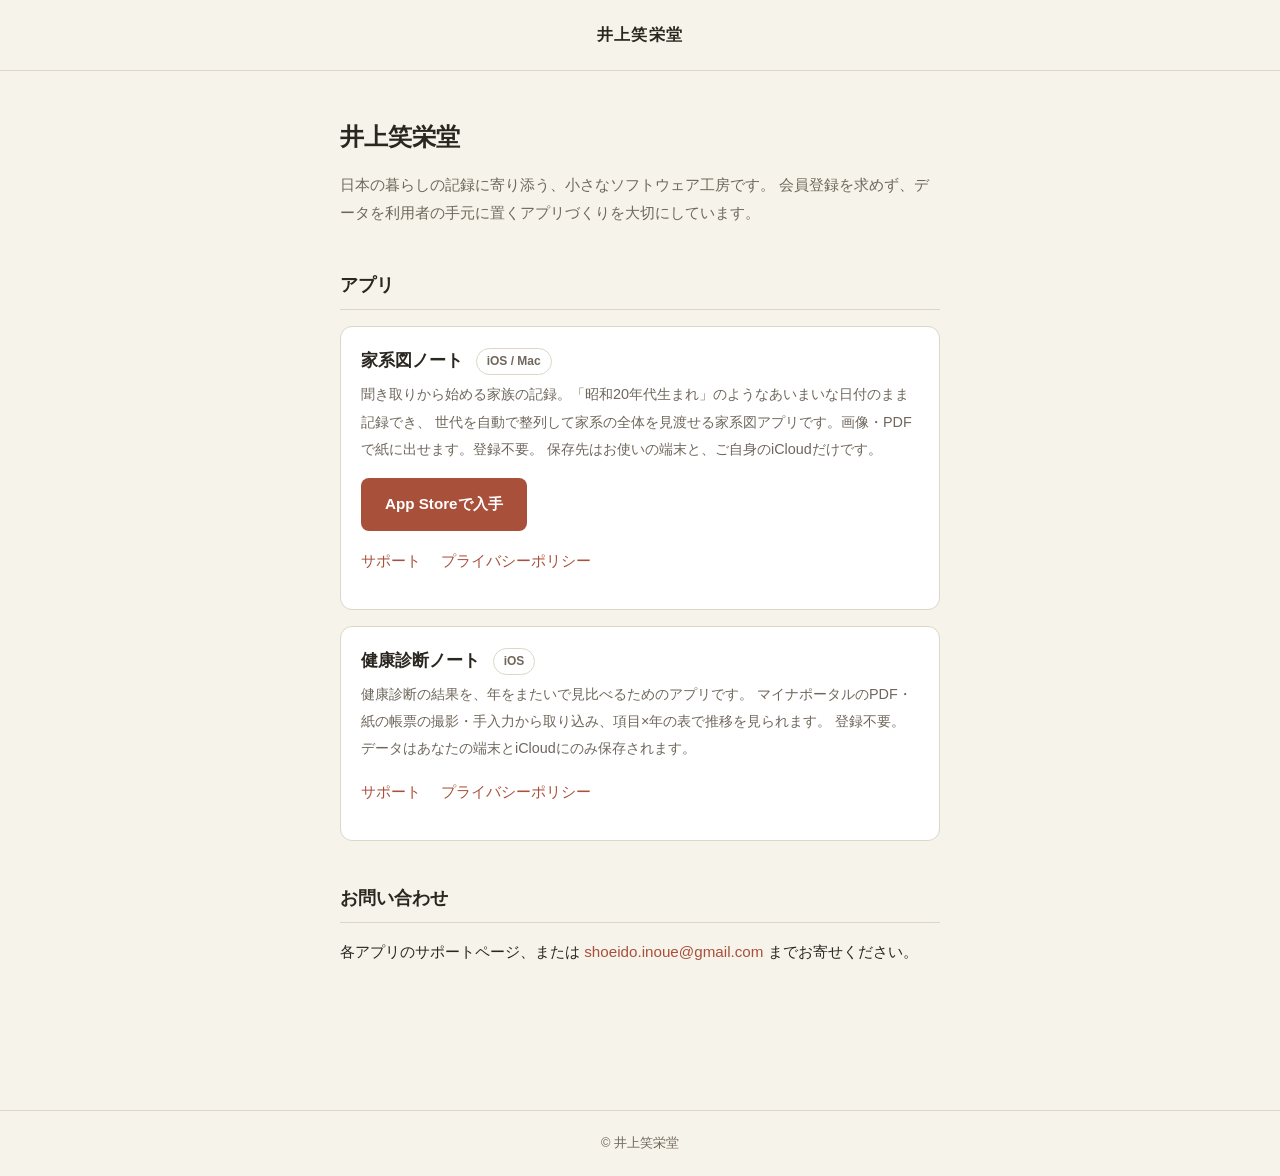
<file: index.html>
<!DOCTYPE html>
<html lang="ja">
<head>
<meta charset="utf-8">
<meta name="viewport" content="width=device-width, initial-scale=1">
<title>井上笑栄堂</title>
<link rel="stylesheet" href="style.css">
</head>
<body>
<header class="site"><a href="./">井上笑栄堂</a></header>
<main>
  <h1>井上笑栄堂</h1>
  <p class="lead">日本の暮らしの記録に寄り添う、小さなソフトウェア工房です。
  会員登録を求めず、データを利用者の手元に置くアプリづくりを大切にしています。</p>

  <h2>アプリ</h2>
  <div class="card">
    <h3>家系図ノート <span class="badge">iOS / Mac</span></h3>
    <p class="desc">聞き取りから始める家族の記録。「昭和20年代生まれ」のようなあいまいな日付のまま記録でき、
    世代を自動で整列して家系の全体を見渡せる家系図アプリです。画像・PDFで紙に出せます。登録不要。
    保存先はお使いの端末と、ご自身のiCloudだけです。</p>
    <p><a class="button" href="https://apps.apple.com/jp/app/id6793843785"
      target="_blank" rel="noopener">App Storeで入手</a></p>
    <p class="links">
      <a href="kakeizu-note/support.html">サポート</a>
      <a href="kakeizu-note/privacy.html">プライバシーポリシー</a>
    </p>
  </div>

  <div class="card">
    <h3>健康診断ノート <span class="badge">iOS</span></h3>
    <p class="desc">健康診断の結果を、年をまたいで見比べるためのアプリです。
    マイナポータルのPDF・紙の帳票の撮影・手入力から取り込み、項目×年の表で推移を見られます。
    登録不要。データはあなたの端末とiCloudにのみ保存されます。</p>
    <p class="links">
      <a href="kenshin-note/support.html">サポート</a>
      <a href="kenshin-note/privacy.html">プライバシーポリシー</a>
    </p>
  </div>

  <h2>お問い合わせ</h2>
  <p>各アプリのサポートページ、または
  <a class="mail" href="mailto:shoeido.inoue@gmail.com">shoeido.inoue@gmail.com</a>
  までお寄せください。</p>
</main>
<footer>© 井上笑栄堂</footer>
</body>
</html>
</file>
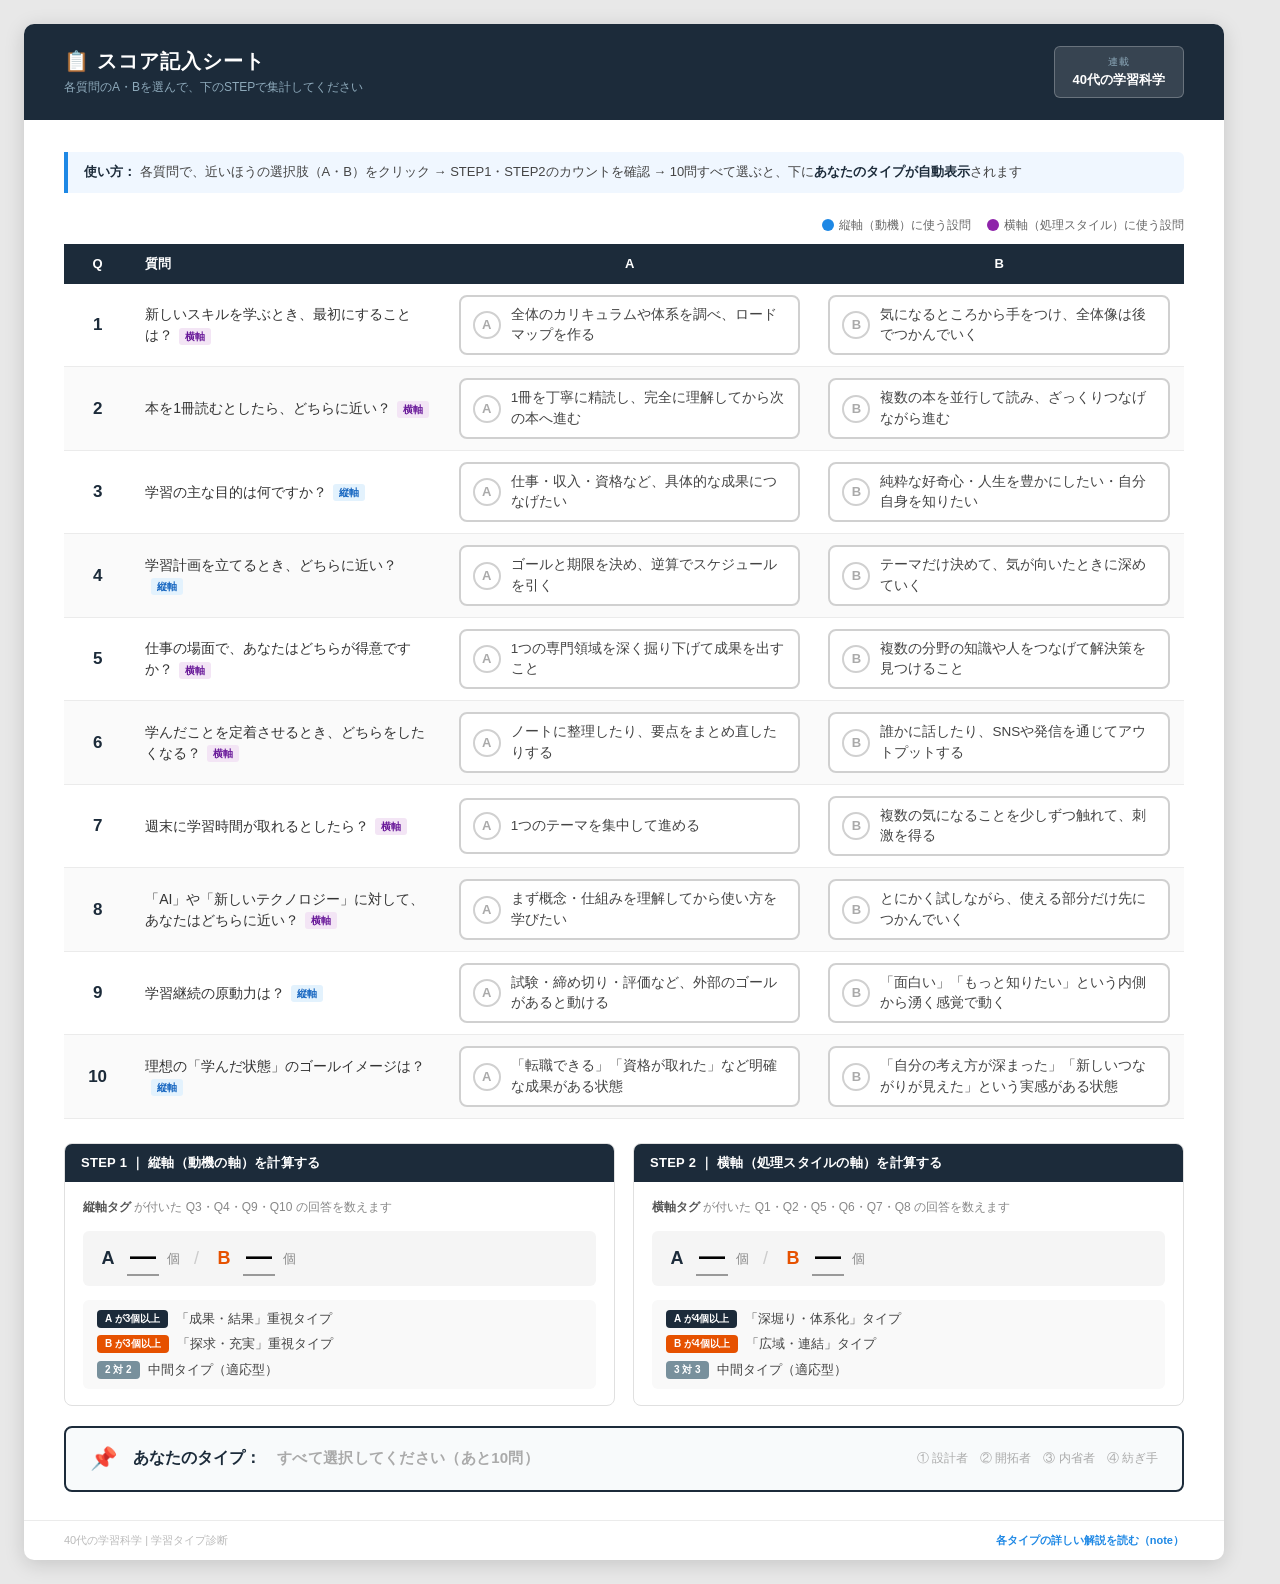
<file: learning-science-40s/index.html>
<!DOCTYPE html>
<html lang="ja">
<head>
<meta charset="UTF-8">
<meta name="viewport" content="width=device-width, initial-scale=1">
<title>40代の学習タイプ診断 スコアシート｜40代の学習科学</title>
<meta name="description" content="10の質問に答えるだけで、あなたの学習タイプ（設計者・開拓者・内省者・紡ぎ手）が自動判定されます。連載「40代の学習科学」の診断シートです。">
<style>
  * { box-sizing: border-box; margin: 0; padding: 0; }

  body {
    background: #e8e8e8;
    font-family: 'Hiragino Kaku Gothic ProN', 'Hiragino Sans', 'Noto Sans JP', 'Meiryo', sans-serif;
    padding: 24px;
  }

  /* ── シート本体 ── */
  .sheet {
    width: 1200px;
    background: #ffffff;
    border-radius: 10px;
    box-shadow: 0 4px 20px rgba(0,0,0,0.15);
    overflow: hidden;
  }

  /* ── ヘッダー ── */
  .sheet-header {
    background: #1C2B3A;
    padding: 22px 40px;
    display: flex;
    align-items: center;
    justify-content: space-between;
  }
  .header-left h1 {
    font-size: 20px;
    font-weight: bold;
    color: #ffffff;
    letter-spacing: 0.05em;
  }
  .header-left p {
    font-size: 12px;
    color: #8EAABB;
    margin-top: 4px;
  }
  .header-badge {
    background: rgba(255,255,255,0.12);
    border: 1px solid rgba(255,255,255,0.25);
    border-radius: 6px;
    padding: 8px 18px;
    text-align: center;
  }
  .header-badge .badge-label {
    font-size: 10px;
    color: #8EAABB;
    letter-spacing: 0.08em;
  }
  .header-badge .badge-series {
    font-size: 13px;
    font-weight: bold;
    color: #ffffff;
    margin-top: 2px;
  }
  a.header-badge { text-decoration: none; display: block; transition: background 0.18s, border-color 0.18s; }
  a.header-badge:hover { background: rgba(255,255,255,0.22); border-color: rgba(255,255,255,0.45); }

  /* ── 本文エリア ── */
  .sheet-body {
    padding: 32px 40px 28px;
  }

  /* ── ヒント ── */
  .hint-bar {
    background: #F0F7FF;
    border-left: 4px solid #1E88E5;
    border-radius: 0 6px 6px 0;
    padding: 10px 16px;
    font-size: 13px;
    color: #444;
    margin-bottom: 24px;
    line-height: 1.6;
  }
  .hint-bar strong { color: #1C2B3A; }

  /* ── 設問テーブル ── */
  .qa-table {
    width: 100%;
    border-collapse: collapse;
    margin-bottom: 24px;
    font-size: 15px;
  }
  .qa-table thead tr {
    background: #1C2B3A;
  }
  .qa-table thead th {
    color: white;
    padding: 11px 14px;
    font-size: 13px;
    font-weight: bold;
    text-align: center;
  }
  .qa-table thead th.th-q  { width: 52px; }
  .qa-table thead th.th-theme { text-align: left; }
  .qa-table thead th.th-theme { width: 28%; }
  .qa-table thead th.th-ab { width: 33%; }

  .qa-table tbody tr { border-bottom: 1px solid #EBEBEB; }
  .qa-table tbody tr:nth-child(even) td { background: #FAFAFA; }
  .qa-table tbody tr:hover td { background: #F0F7FF; transition: background 0.15s; }

  .qa-table td {
    padding: 11px 14px;
    color: #333;
    vertical-align: middle;
  }
  .qa-table td.td-q {
    text-align: center;
    font-size: 17px;
    font-weight: bold;
    color: #1C2B3A;
  }
  .qa-table td.td-theme {
    font-size: 14px;
    line-height: 1.5;
  }
  .star-q { color: #E65100; font-size: 11px; margin-left: 4px; vertical-align: middle; }
  .axis-tag {
    display: inline-block;
    font-size: 10px;
    padding: 1px 6px;
    border-radius: 3px;
    margin-left: 6px;
    vertical-align: middle;
    font-weight: bold;
  }
  .axis-tag.v { background: #E3F2FD; color: #1565C0; }  /* 縦軸 */
  .axis-tag.h { background: #F3E5F5; color: #6A1B9A; }  /* 横軸 */

  .qa-table td.td-ab { text-align: center; }

  /* ── 選択ボタン（選択肢の文章つき） ── */
  .choice-btn {
    display: flex;
    align-items: center;
    gap: 10px;
    width: 100%;
    min-height: 56px;
    padding: 8px 12px;
    border-radius: 8px;
    border: 2px solid #D0D0D0;
    background: #FFFFFF;
    font-family: inherit;
    font-size: 13.5px;
    line-height: 1.5;
    color: #444;
    text-align: left;
    cursor: pointer;
    transition: all 0.18s;
    user-select: none;
  }
  .choice-btn .ab {
    flex-shrink: 0;
    display: inline-flex;
    align-items: center;
    justify-content: center;
    width: 28px;
    height: 28px;
    border-radius: 50%;
    border: 2px solid #D0D0D0;
    font-size: 13px;
    font-weight: bold;
    color: #AAAAAA;
  }
  .choice-btn:hover { border-color: #1C2B3A; }
  .choice-btn:hover .ab { border-color: #1C2B3A; color: #1C2B3A; }
  .choice-btn.sel-a { background: #1C2B3A; border-color: #1C2B3A; color: #FFFFFF; }
  .choice-btn.sel-b { background: #E65100; border-color: #E65100; color: #FFFFFF; }
  .choice-btn.sel-a .ab, .choice-btn.sel-b .ab { border-color: #FFFFFF; color: #FFFFFF; }

  /* ── STEP section ── */
  .steps-row {
    display: grid;
    grid-template-columns: 1fr 1fr;
    gap: 18px;
    margin-bottom: 20px;
  }
  .step-card {
    border: 1.5px solid #E0E0E0;
    border-radius: 8px;
    overflow: hidden;
  }
  .step-head {
    background: #1C2B3A;
    color: white;
    padding: 10px 16px;
    font-size: 13px;
    font-weight: bold;
    letter-spacing: 0.02em;
  }
  .step-body { padding: 16px 18px; }
  .step-qs-note {
    font-size: 12px;
    color: #888;
    margin-bottom: 14px;
    line-height: 1.6;
  }
  .step-qs-note span {
    font-weight: bold;
    color: #555;
  }

  .count-area {
    display: flex;
    align-items: center;
    gap: 8px;
    margin-bottom: 14px;
    padding: 10px 14px;
    background: #F5F5F5;
    border-radius: 6px;
  }
  .count-letter {
    font-size: 18px;
    font-weight: bold;
    width: 22px;
    text-align: center;
  }
  .count-letter.la { color: #1C2B3A; }
  .count-letter.lb { color: #E65100; }
  .count-num {
    font-size: 26px;
    font-weight: bold;
    min-width: 32px;
    text-align: center;
    border-bottom: 2px solid #999;
    line-height: 1.2;
    padding-bottom: 2px;
  }
  .count-unit { font-size: 13px; color: #888; }
  .count-sep { font-size: 18px; color: #CCC; margin: 0 6px; }

  .rules {
    background: #F9F9F9;
    border-radius: 6px;
    padding: 10px 14px;
    display: flex;
    flex-direction: column;
    gap: 7px;
  }
  .rule-row {
    display: flex;
    align-items: center;
    gap: 8px;
    font-size: 13px;
    color: #444;
    line-height: 1.4;
  }
  .rule-badge {
    background: #1C2B3A;
    color: white;
    font-size: 10px;
    font-weight: bold;
    padding: 2px 8px;
    border-radius: 4px;
    white-space: nowrap;
    flex-shrink: 0;
  }
  .rule-badge.orange { background: #E65100; }
  .rule-badge.gray   { background: #78909C; }

  /* ── 最終結果 ── */
  .result-box {
    border: 2px solid #1C2B3A;
    border-radius: 8px;
    padding: 18px 24px;
    display: flex;
    align-items: center;
    gap: 16px;
    background: #F8FAFB;
  }
  .result-icon { font-size: 22px; }
  .result-label {
    font-size: 16px;
    font-weight: bold;
    color: #1C2B3A;
    white-space: nowrap;
  }
  .result-value {
    flex: 1;
    font-size: 24px;
    font-weight: bold;
    color: #1C2B3A;
    letter-spacing: 0.02em;
  }
  .result-value .result-en {
    font-size: 13px;
    font-weight: normal;
    color: #888;
    margin-left: 8px;
  }
  .result-value.pending {
    font-size: 15px;
    font-weight: bold;
    color: #AAAAAA;
  }
  .result-options {
    font-size: 12px;
    color: #AAA;
    white-space: nowrap;
  }

  /* ── フッター ── */
  .sheet-footer {
    border-top: 1px solid #EBEBEB;
    padding: 12px 40px;
    display: flex;
    justify-content: space-between;
    align-items: center;
    font-size: 11px;
    color: #BBBBBB;
  }

  /* ── 凡例 ── */
  .legend {
    display: flex;
    gap: 16px;
    margin-bottom: 10px;
    font-size: 12px;
    color: #666;
    justify-content: flex-end;
  }
  .legend-item { display: flex; align-items: center; gap: 5px; }
  .legend-dot {
    width: 12px; height: 12px; border-radius: 50%;
  }
  .legend-dot.v-dot { background: #1E88E5; }
  .legend-dot.h-dot { background: #8E24AA; }

  /* ── フッターリンク ── */
  .footer-link {
    color: #1E88E5;
    text-decoration: none;
    font-weight: bold;
  }
  .footer-link:hover { text-decoration: underline; }

  /* ── スマホ・タブレット対応 ── */
  @media (max-width: 1260px) {
    .sheet { width: 100%; max-width: 1200px; }
  }
  @media (max-width: 800px) {
    body { padding: 12px; }
    .sheet-header { padding: 16px 18px; flex-wrap: wrap; gap: 10px; }
    .header-left h1 { font-size: 17px; }
    .sheet-body { padding: 18px 16px 20px; }
    .hint-bar { font-size: 12px; padding: 9px 12px; margin-bottom: 16px; }
    .legend { justify-content: flex-start; flex-wrap: wrap; gap: 10px; font-size: 11px; }

    /* 設問テーブル：余白と文字を詰める */
    .qa-table { font-size: 13px; margin-bottom: 18px; }
    .qa-table thead th { padding: 8px 6px; font-size: 11px; }
    .qa-table thead th.th-q { width: 32px; }
    .qa-table thead th.th-ab { width: 56px; }
    .qa-table td { padding: 9px 6px; }
    .qa-table td.td-q { font-size: 14px; }
    .qa-table td.td-theme { font-size: 12.5px; }
    .axis-tag { font-size: 9px; padding: 1px 4px; margin-left: 4px; }
    .qa-table thead { display: none; }
    .qa-table tbody tr { display: grid; grid-template-columns: 30px 1fr; gap: 6px 4px; padding: 10px 0; }
    .qa-table td { padding: 0 4px; background: transparent !important; }
    .qa-table td.td-ab { grid-column: 1 / -1; }
    .choice-btn { font-size: 13px; min-height: 48px; padding: 7px 10px; }

    /* STEPカード：縦積み */
    .steps-row { grid-template-columns: 1fr; gap: 12px; }
    .step-head { font-size: 12px; padding: 9px 12px; }
    .step-body { padding: 13px 14px; }
    .count-num { font-size: 22px; }

    /* 結果ボックス：縦積み */
    .result-box { flex-direction: column; align-items: flex-start; gap: 8px; padding: 16px 16px; }
    .result-value { font-size: 21px; }
    .result-value.pending { font-size: 14px; }
    .result-options { font-size: 11px; white-space: normal; }
    .sheet-footer { padding: 10px 16px; flex-direction: column; gap: 4px; align-items: flex-start; font-size: 10px; }
  }
</style>
</head>
<body>
<div class="sheet">

  <!-- ヘッダー -->
  <div class="sheet-header">
    <div class="header-left">
      <h1>📋 スコア記入シート</h1>
      <p>各質問のA・Bを選んで、下のSTEPで集計してください</p>
    </div>
    <a class="header-badge" href="https://note.com/shoeido" target="_blank" rel="noopener">
      <div class="badge-label">連載</div>
      <div class="badge-series">40代の学習科学</div>
    </a>
  </div>

  <!-- 本文 -->
  <div class="sheet-body">

    <!-- ヒント -->
    <div class="hint-bar">
      <strong>使い方：</strong>
      各質問で、近いほうの選択肢（A・B）をクリック → STEP1・STEP2のカウントを確認 → 10問すべて選ぶと、下に<strong>あなたのタイプが自動表示</strong>されます
    </div>

    <!-- 凡例 -->
    <div class="legend">
      <div class="legend-item"><div class="legend-dot v-dot"></div><span>縦軸（動機）に使う設問</span></div>
      <div class="legend-item"><div class="legend-dot h-dot"></div><span>横軸（処理スタイル）に使う設問</span></div>
    </div>

    <!-- 設問テーブル -->
    <table class="qa-table">
      <thead>
        <tr>
          <th class="th-q">Q</th>
          <th class="th-theme">質問</th>
          <th class="th-ab">A</th>
          <th class="th-ab">B</th>
        </tr>
      </thead>
      <tbody>
        <tr>
          <td class="td-q">1</td>
          <td class="td-theme">新しいスキルを学ぶとき、最初にすることは？<span class="axis-tag h">横軸</span></td>
          <td class="td-ab"><button type="button" class="choice-btn" id="q1a" onclick="pick(1,'a')"><span class="ab">A</span><span class="opt">全体のカリキュラムや体系を調べ、ロードマップを作る</span></button></td>
          <td class="td-ab"><button type="button" class="choice-btn" id="q1b" onclick="pick(1,'b')"><span class="ab">B</span><span class="opt">気になるところから手をつけ、全体像は後でつかんでいく</span></button></td>
        </tr>
        <tr>
          <td class="td-q">2</td>
          <td class="td-theme">本を1冊読むとしたら、どちらに近い？<span class="axis-tag h">横軸</span></td>
          <td class="td-ab"><button type="button" class="choice-btn" id="q2a" onclick="pick(2,'a')"><span class="ab">A</span><span class="opt">1冊を丁寧に精読し、完全に理解してから次の本へ進む</span></button></td>
          <td class="td-ab"><button type="button" class="choice-btn" id="q2b" onclick="pick(2,'b')"><span class="ab">B</span><span class="opt">複数の本を並行して読み、ざっくりつなげながら進む</span></button></td>
        </tr>
        <tr>
          <td class="td-q">3</td>
          <td class="td-theme">学習の主な目的は何ですか？<span class="axis-tag v">縦軸</span></td>
          <td class="td-ab"><button type="button" class="choice-btn" id="q3a" onclick="pick(3,'a')"><span class="ab">A</span><span class="opt">仕事・収入・資格など、具体的な成果につなげたい</span></button></td>
          <td class="td-ab"><button type="button" class="choice-btn" id="q3b" onclick="pick(3,'b')"><span class="ab">B</span><span class="opt">純粋な好奇心・人生を豊かにしたい・自分自身を知りたい</span></button></td>
        </tr>
        <tr>
          <td class="td-q">4</td>
          <td class="td-theme">学習計画を立てるとき、どちらに近い？<span class="axis-tag v">縦軸</span></td>
          <td class="td-ab"><button type="button" class="choice-btn" id="q4a" onclick="pick(4,'a')"><span class="ab">A</span><span class="opt">ゴールと期限を決め、逆算でスケジュールを引く</span></button></td>
          <td class="td-ab"><button type="button" class="choice-btn" id="q4b" onclick="pick(4,'b')"><span class="ab">B</span><span class="opt">テーマだけ決めて、気が向いたときに深めていく</span></button></td>
        </tr>
        <tr>
          <td class="td-q">5</td>
          <td class="td-theme">仕事の場面で、あなたはどちらが得意ですか？<span class="axis-tag h">横軸</span></td>
          <td class="td-ab"><button type="button" class="choice-btn" id="q5a" onclick="pick(5,'a')"><span class="ab">A</span><span class="opt">1つの専門領域を深く掘り下げて成果を出すこと</span></button></td>
          <td class="td-ab"><button type="button" class="choice-btn" id="q5b" onclick="pick(5,'b')"><span class="ab">B</span><span class="opt">複数の分野の知識や人をつなげて解決策を見つけること</span></button></td>
        </tr>
        <tr>
          <td class="td-q">6</td>
          <td class="td-theme">学んだことを定着させるとき、どちらをしたくなる？<span class="axis-tag h">横軸</span></td>
          <td class="td-ab"><button type="button" class="choice-btn" id="q6a" onclick="pick(6,'a')"><span class="ab">A</span><span class="opt">ノートに整理したり、要点をまとめ直したりする</span></button></td>
          <td class="td-ab"><button type="button" class="choice-btn" id="q6b" onclick="pick(6,'b')"><span class="ab">B</span><span class="opt">誰かに話したり、SNSや発信を通じてアウトプットする</span></button></td>
        </tr>
        <tr>
          <td class="td-q">7</td>
          <td class="td-theme">週末に学習時間が取れるとしたら？<span class="axis-tag h">横軸</span></td>
          <td class="td-ab"><button type="button" class="choice-btn" id="q7a" onclick="pick(7,'a')"><span class="ab">A</span><span class="opt">1つのテーマを集中して進める</span></button></td>
          <td class="td-ab"><button type="button" class="choice-btn" id="q7b" onclick="pick(7,'b')"><span class="ab">B</span><span class="opt">複数の気になることを少しずつ触れて、刺激を得る</span></button></td>
        </tr>
        <tr>
          <td class="td-q">8</td>
          <td class="td-theme">「AI」や「新しいテクノロジー」に対して、あなたはどちらに近い？<span class="axis-tag h">横軸</span></td>
          <td class="td-ab"><button type="button" class="choice-btn" id="q8a" onclick="pick(8,'a')"><span class="ab">A</span><span class="opt">まず概念・仕組みを理解してから使い方を学びたい</span></button></td>
          <td class="td-ab"><button type="button" class="choice-btn" id="q8b" onclick="pick(8,'b')"><span class="ab">B</span><span class="opt">とにかく試しながら、使える部分だけ先につかんでいく</span></button></td>
        </tr>
        <tr>
          <td class="td-q">9</td>
          <td class="td-theme">学習継続の原動力は？<span class="axis-tag v">縦軸</span></td>
          <td class="td-ab"><button type="button" class="choice-btn" id="q9a" onclick="pick(9,'a')"><span class="ab">A</span><span class="opt">試験・締め切り・評価など、外部のゴールがあると動ける</span></button></td>
          <td class="td-ab"><button type="button" class="choice-btn" id="q9b" onclick="pick(9,'b')"><span class="ab">B</span><span class="opt">「面白い」「もっと知りたい」という内側から湧く感覚で動く</span></button></td>
        </tr>
        <tr>
          <td class="td-q">10</td>
          <td class="td-theme">理想の「学んだ状態」のゴールイメージは？<span class="axis-tag v">縦軸</span></td>
          <td class="td-ab"><button type="button" class="choice-btn" id="q10a" onclick="pick(10,'a')"><span class="ab">A</span><span class="opt">「転職できる」「資格が取れた」など明確な成果がある状態</span></button></td>
          <td class="td-ab"><button type="button" class="choice-btn" id="q10b" onclick="pick(10,'b')"><span class="ab">B</span><span class="opt">「自分の考え方が深まった」「新しいつながりが見えた」という実感がある状態</span></button></td>
        </tr>
      </tbody>
    </table>

    <!-- STEP cards -->
    <div class="steps-row">

      <!-- STEP 1 縦軸 -->
      <div class="step-card">
        <div class="step-head">STEP 1 ｜ 縦軸（動機の軸）を計算する</div>
        <div class="step-body">
          <div class="step-qs-note">
            <span>縦軸タグ</span> が付いた Q3・Q4・Q9・Q10 の回答を数えます
          </div>
          <div class="count-area">
            <span class="count-letter la">A</span>
            <span class="count-num" id="v-a">—</span>
            <span class="count-unit">個</span>
            <span class="count-sep">/</span>
            <span class="count-letter lb">B</span>
            <span class="count-num" id="v-b">—</span>
            <span class="count-unit">個</span>
          </div>
          <div class="rules">
            <div class="rule-row">
              <span class="rule-badge">A が3個以上</span>
              「成果・結果」重視タイプ
            </div>
            <div class="rule-row">
              <span class="rule-badge orange">B が3個以上</span>
              「探求・充実」重視タイプ
            </div>
            <div class="rule-row">
              <span class="rule-badge gray">2 対 2</span>
              中間タイプ（適応型）
            </div>
          </div>
        </div>
      </div>

      <!-- STEP 2 横軸 -->
      <div class="step-card">
        <div class="step-head">STEP 2 ｜ 横軸（処理スタイルの軸）を計算する</div>
        <div class="step-body">
          <div class="step-qs-note">
            <span>横軸タグ</span> が付いた Q1・Q2・Q5・Q6・Q7・Q8 の回答を数えます
          </div>
          <div class="count-area">
            <span class="count-letter la">A</span>
            <span class="count-num" id="h-a">—</span>
            <span class="count-unit">個</span>
            <span class="count-sep">/</span>
            <span class="count-letter lb">B</span>
            <span class="count-num" id="h-b">—</span>
            <span class="count-unit">個</span>
          </div>
          <div class="rules">
            <div class="rule-row">
              <span class="rule-badge">A が4個以上</span>
              「深堀り・体系化」タイプ
            </div>
            <div class="rule-row">
              <span class="rule-badge orange">B が4個以上</span>
              「広域・連結」タイプ
            </div>
            <div class="rule-row">
              <span class="rule-badge gray">3 対 3</span>
              中間タイプ（適応型）
            </div>
          </div>
        </div>
      </div>

    </div>

    <!-- 最終結果 -->
    <div class="result-box">
      <span class="result-icon">📌</span>
      <span class="result-label">あなたのタイプ：</span>
      <div class="result-value pending" id="result-text">すべて選択してください（あと10問）</div>
      <span class="result-options">① 設計者　② 開拓者　③ 内省者　④ 紡ぎ手</span>
    </div>

  </div><!-- /sheet-body -->

  <!-- フッター -->
  <div class="sheet-footer">
    <span>40代の学習科学 | 学習タイプ診断</span>
    <span>
      <a href="https://note.com/shoeido/n/ne88d57b4f66b" target="_blank" rel="noopener" class="footer-link">各タイプの詳しい解説を読む（note）</a>
    </span>
  </div>

</div><!-- /sheet -->

<script>
  const answers = {};

  // 縦軸対象: Q3,4,9,10 / 横軸対象: Q1,2,5,6,7,8
  const vAxis = [3,4,9,10];
  const hAxis = [1,2,5,6,7,8];

  function pick(q, choice) {
    const already = answers[q] === choice;

    // 両ボタンをリセット
    document.getElementById(`q${q}a`).className = 'choice-btn';
    document.getElementById(`q${q}b`).className = 'choice-btn';

    if (!already) {
      answers[q] = choice;
      document.getElementById(`q${q}${choice}`).classList.add(
        choice === 'a' ? 'sel-a' : 'sel-b'
      );
    } else {
      delete answers[q];
    }

    updateCounts();
  }

  function updateCounts() {
    let va=0, vb=0, ha=0, hb=0;
    for (const [q, ch] of Object.entries(answers)) {
      const n = parseInt(q);
      if (vAxis.includes(n)) { ch==='a' ? va++ : vb++; }
      if (hAxis.includes(n)) { ch==='a' ? ha++ : hb++; }
    }

    const anyV = vAxis.some(q => answers[q]);
    const anyH = hAxis.some(q => answers[q]);

    document.getElementById('v-a').textContent = anyV ? va : '—';
    document.getElementById('v-b').textContent = anyV ? vb : '—';
    document.getElementById('h-a').textContent = anyH ? ha : '—';
    document.getElementById('h-b').textContent = anyH ? hb : '—';

    updateResult(va, vb, ha, hb);
  }

  function updateResult(va, vb, ha, hb) {
    const el = document.getElementById('result-text');
    const total = Object.keys(answers).length;

    // 10問すべて回答するまでは案内を表示
    if (total < 10) {
      el.className = 'result-value pending';
      el.textContent = `すべて選択してください（あと${10 - total}問）`;
      return;
    }

    // 縦軸：Aが3個以上=成果・結果 / Bが3個以上=探求・充実 / 2対2=中間
    const v = va >= 3 ? 'seika' : (vb >= 3 ? 'tankyu' : 'mid');
    // 横軸：Aが4個以上=深堀り・体系化 / Bが4個以上=広域・連結 / 3対3=中間
    const h = ha >= 4 ? 'fukabori' : (hb >= 4 ? 'kouiki' : 'mid');

    let name = '', en = '';
    if (v === 'mid' || h === 'mid') {
      name = '適応型（状況によってタイプが切り替わる）';
    } else if (v === 'seika' && h === 'fukabori') {
      name = '① 設計者タイプ'; en = 'Architect';
    } else if (v === 'seika' && h === 'kouiki') {
      name = '② 開拓者タイプ'; en = 'Explorer';
    } else if (v === 'tankyu' && h === 'fukabori') {
      name = '③ 内省者タイプ'; en = 'Reflector';
    } else {
      name = '④ 紡ぎ手タイプ'; en = 'Connector';
    }

    el.className = 'result-value';
    el.innerHTML = en ? `${name}<span class="result-en">${en}</span>` : name;
  }
</script>
</body>
</html>
</file>
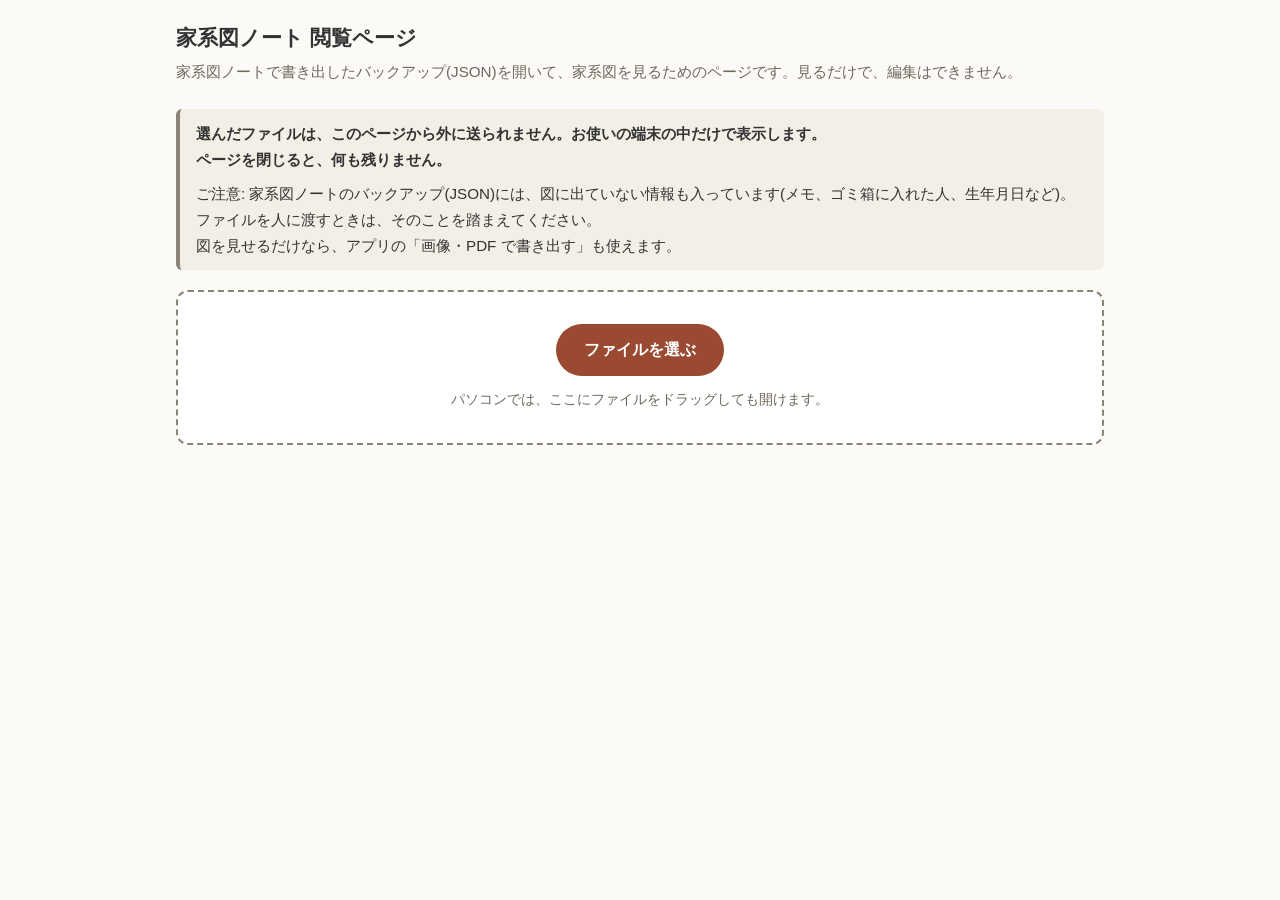
<file: kakeizu-note/viewer/index.html>
<!doctype html>
<html lang="ja">
<head>
<meta charset="utf-8">
<meta http-equiv="Content-Security-Policy" content="default-src 'none'; script-src 'self'; style-src 'self'; img-src 'self'; connect-src 'none'; form-action 'none'; base-uri 'none'">
<meta name="referrer" content="no-referrer">
<meta name="robots" content="noindex">
<meta name="viewport" content="width=device-width, initial-scale=1">
<title>家系図ノート 閲覧ページ</title>
<link rel="stylesheet" href="viewer.css">
<script src="viewer.js" defer></script>
</head>
<body>
<header class="masthead">
  <h1>家系図ノート 閲覧ページ</h1>
  <p class="lead">家系図ノートで書き出したバックアップ(JSON)を開いて、家系図を見るためのページです。見るだけで、編集はできません。</p>
</header>

<main>
  <section id="intro" class="intro">
    <div class="notice" role="note">
      <p><strong>選んだファイルは、このページから外に送られません。お使いの端末の中だけで表示します。<br>ページを閉じると、何も残りません。</strong></p>
      <p>ご注意: 家系図ノートのバックアップ(JSON)には、図に出ていない情報も入っています(メモ、ゴミ箱に入れた人、生年月日など)。ファイルを人に渡すときは、そのことを踏まえてください。<br>図を見せるだけなら、アプリの「画像・PDF で書き出す」も使えます。</p>
    </div>

    <div id="drop-zone" class="drop-zone">
      <label class="pick">
        <input id="file-input" type="file" accept=".json,application/json">
        <span class="pick-button">ファイルを選ぶ</span>
      </label>
      <p class="drop-hint">パソコンでは、ここにファイルをドラッグしても開けます。</p>
    </div>
  </section>

  <p id="error" class="error" role="alert" hidden></p>

  <section id="viewer" class="viewer" hidden>
    <div class="toolbar">
      <h2 id="tree-title" class="tree-title"></h2>
      <div class="tools">
        <button id="zoom-out" type="button" aria-label="縮小">−</button>
        <button id="zoom-in" type="button" aria-label="拡大">+</button>
        <button id="fit" type="button">全体を表示</button>
        <button id="open-another" type="button">別のファイル</button>
      </div>
    </div>
    <p id="tree-notice" class="tree-notice" hidden></p>
    <div id="stage" class="stage">
      <svg id="canvas" class="canvas" xmlns="http://www.w3.org/2000/svg" role="img" aria-label="家系図"></svg>
      <aside id="detail" class="detail" hidden aria-live="polite">
        <div class="detail-head">
          <h3 id="detail-title"></h3>
          <button id="detail-close" type="button" aria-label="閉じる">×</button>
        </div>
        <dl id="detail-list"></dl>
      </aside>
    </div>
    <details class="legend">
      <summary>図の見かた</summary>
      <ul class="legend-boxes">
        <li><span class="swatch swatch-male"></span>男性</li>
        <li><span class="swatch swatch-female"></span>女性</li>
        <li><span class="swatch swatch-unspecified"></span>性別の記入なし</li>
        <li><span class="swatch swatch-deceased"></span>色の濃い箱は、亡くなった方</li>
        <li><span class="swatch swatch-placeholder"></span>破線の箱は、名前が未設定の方</li>
      </ul>
      <ul class="legend-lines">
        <li><span class="line line-solid"></span>実の親子</li>
        <li><span class="line line-dotted"></span>養親子</li>
        <li><span class="line line-dashdot"></span>継親子</li>
        <li><span class="line line-double"></span>婚姻</li>
        <li><span class="line line-dashed"></span>事実婚</li>
      </ul>
      <p>人の箱を押すと、詳しい情報が出ます。2本指(パソコンではホイール)で拡大・縮小、ドラッグで移動できます。</p>
    </details>
    <p class="footnote">このページは何も送信しません。閉じると何も残りません。</p>
  </section>
</main>
</body>
</html>
</file>
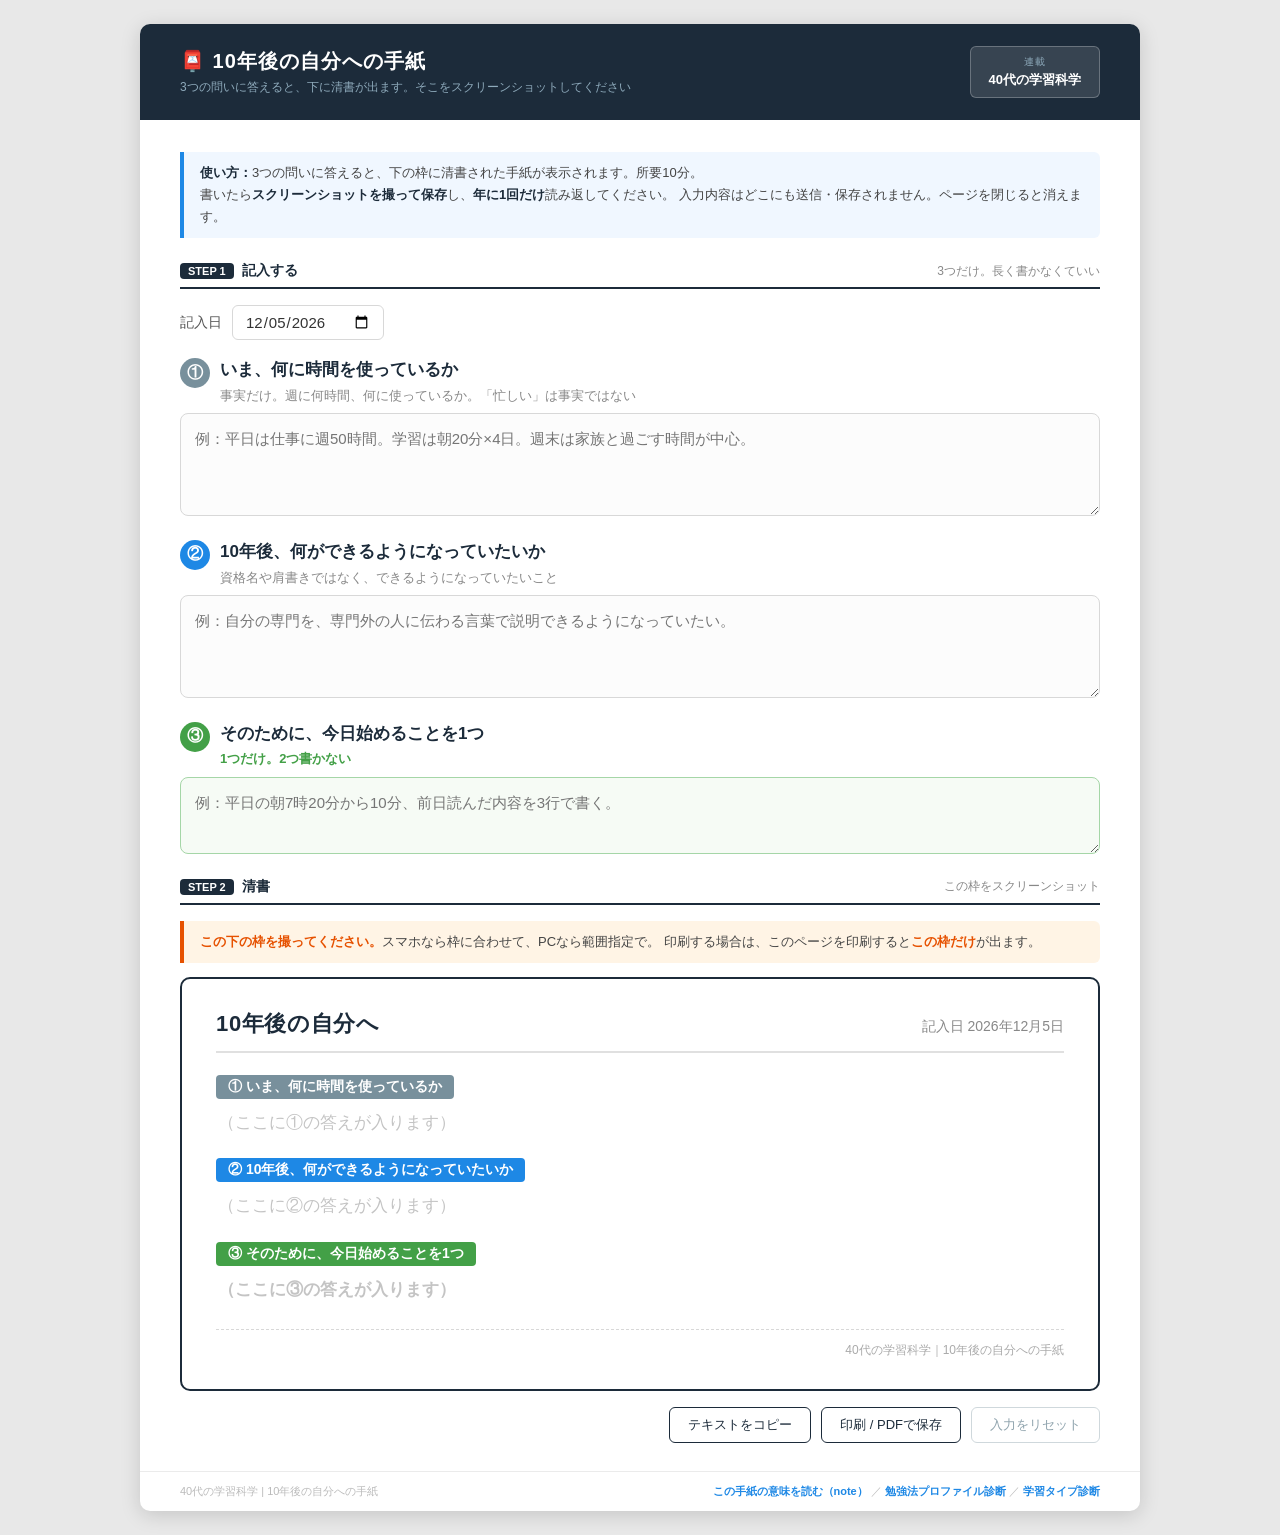
<file: learning-science-40s/letter/index.html>
<!DOCTYPE html>
<html lang="ja">
<head>
<meta charset="UTF-8">
<meta name="viewport" content="width=device-width, initial-scale=1">
<title>10年後の自分への手紙｜40代の学習科学</title>
<meta name="description" content="3つの問いに答えるだけで、10年後の自分への手紙が清書されます。スクリーンショットして保存してください。連載「40代の学習科学」の最終回で紹介したワークシートです。">
<style>
  * { box-sizing: border-box; margin: 0; padding: 0; }

  body {
    background: #e8e8e8;
    font-family: 'Hiragino Kaku Gothic ProN', 'Hiragino Sans', 'Noto Sans JP', 'Meiryo', sans-serif;
    padding: 24px;
    display: flex;
    justify-content: center;
  }

  .sheet {
    width: 1000px;
    background: #ffffff;
    border-radius: 10px;
    box-shadow: 0 4px 20px rgba(0,0,0,0.15);
    overflow: hidden;
  }

  /* ── ヘッダー ── */
  .sheet-header {
    background: #1C2B3A;
    padding: 22px 40px;
    display: flex;
    align-items: center;
    justify-content: space-between;
  }
  .header-left h1 { font-size: 20px; font-weight: bold; color: #ffffff; letter-spacing: 0.05em; }
  .header-left p { font-size: 12px; color: #8EAABB; margin-top: 4px; }
  .header-badge {
    background: rgba(255,255,255,0.12);
    border: 1px solid rgba(255,255,255,0.25);
    border-radius: 6px;
    padding: 8px 18px;
    text-align: center;
  }
  .header-badge .badge-label { font-size: 10px; color: #8EAABB; letter-spacing: 0.08em; }
  .header-badge .badge-series { font-size: 13px; font-weight: bold; color: #ffffff; margin-top: 2px; }
  a.header-badge { text-decoration: none; display: block; transition: background 0.18s, border-color 0.18s; }
  a.header-badge:hover { background: rgba(255,255,255,0.22); border-color: rgba(255,255,255,0.45); }

  .sheet-body { padding: 32px 40px 28px; }

  .hint-bar {
    background: #F0F7FF;
    border-left: 4px solid #1E88E5;
    border-radius: 0 6px 6px 0;
    padding: 10px 16px;
    font-size: 13px;
    color: #444;
    margin-bottom: 24px;
    line-height: 1.7;
  }
  .hint-bar strong { color: #1C2B3A; }

  .sec-title {
    font-size: 14px; font-weight: bold; color: #1C2B3A;
    padding-bottom: 7px; border-bottom: 2px solid #1C2B3A;
    margin-bottom: 16px;
    display: flex; align-items: center; gap: 8px;
  }
  .sec-title .num { background: #1C2B3A; color: #fff; font-size: 11px; padding: 2px 8px; border-radius: 4px; }
  .sec-note { font-size: 12px; color: #888; font-weight: normal; margin-left: auto; }

  /* ── 記入フォーム ── */
  .date-row {
    display: flex; align-items: center; gap: 10px;
    margin-bottom: 18px; font-size: 14px; color: #555;
  }
  .date-row input {
    font-family: inherit; font-size: 15px;
    padding: 7px 12px; border: 1.5px solid #D8D8D8; border-radius: 6px; color: #333;
  }
  .date-row input:focus { outline: none; border-color: #1C2B3A; }

  .q-block { margin-bottom: 20px; }
  .q-head { display: flex; align-items: flex-start; gap: 10px; margin-bottom: 8px; }
  .q-no {
    width: 30px; height: 30px; border-radius: 50%; flex-shrink: 0;
    display: flex; align-items: center; justify-content: center;
    font-size: 16px; font-weight: bold; color: #fff;
  }
  .b1 .q-no { background: #78909C; }
  .b2 .q-no { background: #1E88E5; }
  .b3 .q-no { background: #43A047; }
  .q-text { font-size: 17px; font-weight: bold; color: #1C2B3A; line-height: 1.45; }
  .q-hint { font-size: 13px; color: #888; margin-top: 3px; line-height: 1.5; }
  .b3 .q-hint { color: #43A047; font-weight: bold; }

  textarea {
    width: 100%; font-family: inherit; font-size: 15px; line-height: 1.7;
    padding: 12px 14px; border: 1.5px solid #D8D8D8; border-radius: 8px;
    color: #333; resize: vertical; background: #FCFCFC;
  }
  textarea:focus { outline: none; border-color: #1C2B3A; background: #fff; }
  .b3 textarea { border-color: #A5D6A7; background: #F6FBF5; }
  .b3 textarea:focus { border-color: #43A047; }

  /* ── 清書（スクショ用） ── */
  .shot-note {
    background: #FFF4E5; border-left: 4px solid #E65100; border-radius: 0 6px 6px 0;
    padding: 10px 16px; font-size: 13px; color: #444; line-height: 1.7; margin-bottom: 14px;
  }
  .shot-note strong { color: #E65100; }

  .letter {
    border: 2px solid #1C2B3A;
    border-radius: 10px;
    padding: 30px 34px;
    background: #FFFFFF;
  }
  .letter-head {
    display: flex; align-items: baseline; justify-content: space-between;
    padding-bottom: 12px; border-bottom: 2px solid #E0E0E0; margin-bottom: 22px;
    gap: 12px; flex-wrap: wrap;
  }
  .letter-to { font-size: 22px; font-weight: bold; color: #1C2B3A; letter-spacing: .03em; }
  .letter-date { font-size: 14px; color: #888; }

  .lq { margin-bottom: 20px; }
  .lq:last-child { margin-bottom: 0; }
  .lq-t {
    font-size: 14px; font-weight: bold; color: #fff;
    display: inline-block; padding: 3px 12px; border-radius: 4px; margin-bottom: 8px;
  }
  .l1 .lq-t { background: #78909C; }
  .l2 .lq-t { background: #1E88E5; }
  .l3 .lq-t { background: #43A047; }
  .lq-a {
    font-size: 17px; line-height: 1.85; color: #222; white-space: pre-wrap;
    padding-left: 2px; min-height: 1.85em;
  }
  .lq-a.empty { color: #C4C4C4; }
  .l3 .lq-a { font-weight: bold; }

  .letter-foot {
    margin-top: 24px; padding-top: 12px; border-top: 1px dashed #D8D8D8;
    font-size: 12px; color: #AAA; text-align: right;
  }

  .tools { margin-top: 16px; display: flex; gap: 10px; justify-content: flex-end; flex-wrap: wrap; }
  .tools button {
    font-family: inherit; font-size: 13px; padding: 8px 18px;
    border: 1.5px solid #1C2B3A; border-radius: 6px;
    background: #fff; color: #1C2B3A; cursor: pointer; transition: all .18s;
  }
  .tools button:hover { background: #1C2B3A; color: #fff; }
  .tools button.ghost { border-color: #CFD8DC; color: #90A4AE; }
  .tools button.ghost:hover { background: #fff; border-color: #90A4AE; color: #546E7A; }
  .copied { font-size: 13px; color: #43A047; font-weight: bold; align-self: center; display: none; }
  .copied.show { display: inline; }

  /* ── フッター ── */
  .sheet-footer {
    border-top: 1px solid #EBEBEB; padding: 12px 40px;
    display: flex; justify-content: space-between; align-items: center;
    font-size: 11px; color: #BBBBBB; gap: 10px; flex-wrap: wrap;
  }
  .footer-link { color: #1E88E5; text-decoration: none; font-weight: bold; }
  .footer-link:hover { text-decoration: underline; }

  /* ── スマホ ── */
  @media (max-width: 1060px) {
    .sheet { width: 100%; max-width: 1000px; }
  }
  @media (max-width: 700px) {
    body { padding: 12px; }
    .sheet-header { padding: 16px 18px; flex-wrap: wrap; gap: 10px; }
    .header-left h1 { font-size: 17px; }
    .sheet-body { padding: 18px 16px 20px; }
    .hint-bar, .shot-note { font-size: 12px; padding: 9px 12px; }
    .q-text { font-size: 15.5px; }
    .letter { padding: 20px 18px; }
    .letter-to { font-size: 19px; }
    .lq-a { font-size: 15.5px; }
    .tools { justify-content: stretch; }
    .tools button { flex: 1; }
    .sheet-footer { padding: 10px 16px; flex-direction: column; gap: 4px; align-items: flex-start; font-size: 10px; }
  }

  /* ── 印刷すると清書だけが出る ── */
  @media print {
    body { background: #fff; padding: 0; display: block; }
    .sheet { width: 100%; box-shadow: none; border-radius: 0; }
    .sheet-header, .sheet-footer, .hint-bar, .shot-note, .tools,
    #form-area, .sec-title { display: none !important; }
    .sheet-body { padding: 0; }
    .letter { border: 1px solid #999; }
  }
</style>
</head>
<body>
<div class="sheet">

  <div class="sheet-header">
    <div class="header-left">
      <h1>📮 10年後の自分への手紙</h1>
      <p>3つの問いに答えると、下に清書が出ます。そこをスクリーンショットしてください</p>
    </div>
    <a class="header-badge" href="https://note.com/shoeido" target="_blank" rel="noopener">
      <div class="badge-label">連載</div>
      <div class="badge-series">40代の学習科学</div>
    </a>
  </div>

  <div class="sheet-body">

    <div class="hint-bar">
      <strong>使い方：</strong>3つの問いに答えると、下の枠に清書された手紙が表示されます。所要10分。<br>
      書いたら<strong>スクリーンショットを撮って保存</strong>し、<strong>年に1回だけ</strong>読み返してください。
      入力内容はどこにも送信・保存されません。ページを閉じると消えます。
    </div>

    <!-- 記入 -->
    <div id="form-area">
      <div class="sec-title"><span class="num">STEP 1</span>記入する<span class="sec-note">3つだけ。長く書かなくていい</span></div>

      <div class="date-row">
        <label for="dt">記入日</label>
        <input type="date" id="dt" oninput="render()">
      </div>

      <div class="q-block b1">
        <div class="q-head">
          <span class="q-no">①</span>
          <span>
            <div class="q-text">いま、何に時間を使っているか</div>
            <div class="q-hint">事実だけ。週に何時間、何に使っているか。「忙しい」は事実ではない</div>
          </span>
        </div>
        <textarea id="a1" rows="3" placeholder="例：平日は仕事に週50時間。学習は朝20分×4日。週末は家族と過ごす時間が中心。" oninput="render()"></textarea>
      </div>

      <div class="q-block b2">
        <div class="q-head">
          <span class="q-no">②</span>
          <span>
            <div class="q-text">10年後、何ができるようになっていたいか</div>
            <div class="q-hint">資格名や肩書きではなく、できるようになっていたいこと</div>
          </span>
        </div>
        <textarea id="a2" rows="3" placeholder="例：自分の専門を、専門外の人に伝わる言葉で説明できるようになっていたい。" oninput="render()"></textarea>
      </div>

      <div class="q-block b3">
        <div class="q-head">
          <span class="q-no">③</span>
          <span>
            <div class="q-text">そのために、今日始めることを1つ</div>
            <div class="q-hint">1つだけ。2つ書かない</div>
          </span>
        </div>
        <textarea id="a3" rows="2" placeholder="例：平日の朝7時20分から10分、前日読んだ内容を3行で書く。" oninput="render()"></textarea>
      </div>
    </div>

    <!-- 清書 -->
    <div class="sec-title"><span class="num">STEP 2</span>清書<span class="sec-note">この枠をスクリーンショット</span></div>

    <div class="shot-note">
      <strong>この下の枠を撮ってください。</strong>スマホなら枠に合わせて、PCなら範囲指定で。
      印刷する場合は、このページを印刷すると<strong>この枠だけ</strong>が出ます。
    </div>

    <div class="letter" id="letter">
      <div class="letter-head">
        <span class="letter-to">10年後の自分へ</span>
        <span class="letter-date" id="o-date">記入日 ————</span>
      </div>

      <div class="lq l1">
        <span class="lq-t">① いま、何に時間を使っているか</span>
        <div class="lq-a empty" id="o1">（ここに①の答えが入ります）</div>
      </div>

      <div class="lq l2">
        <span class="lq-t">② 10年後、何ができるようになっていたいか</span>
        <div class="lq-a empty" id="o2">（ここに②の答えが入ります）</div>
      </div>

      <div class="lq l3">
        <span class="lq-t">③ そのために、今日始めることを1つ</span>
        <div class="lq-a empty" id="o3">（ここに③の答えが入ります）</div>
      </div>

      <div class="letter-foot">40代の学習科学｜10年後の自分への手紙</div>
    </div>

    <div class="tools">
      <span class="copied" id="copied">コピーしました</span>
      <button onclick="copyText()">テキストをコピー</button>
      <button onclick="window.print()">印刷 / PDFで保存</button>
      <button class="ghost" onclick="clearAll()">入力をリセット</button>
    </div>

  </div><!-- /sheet-body -->

  <div class="sheet-footer">
    <span>40代の学習科学 | 10年後の自分への手紙</span>
    <span>
      <a href="https://note.com/shoeido/n/na7feb780091d" target="_blank" rel="noopener" class="footer-link">この手紙の意味を読む（note）</a>
      ／
      <a href="../profile/" class="footer-link">勉強法プロファイル診断</a>
      ／
      <a href="../" class="footer-link">学習タイプ診断</a>
    </span>
  </div>

</div><!-- /sheet -->

<script>
  const PH = ['（ここに①の答えが入ります）', '（ここに②の答えが入ります）', '（ここに③の答えが入ります）'];

  // 記入日は今日を初期値にする
  (function initDate() {
    const d = new Date();
    const p = n => String(n).padStart(2, '0');
    document.getElementById('dt').value = `${d.getFullYear()}-${p(d.getMonth() + 1)}-${p(d.getDate())}`;
  })();

  function fmtDate(v) {
    if (!v) return '記入日 ————';
    const [y, m, d] = v.split('-');
    return `記入日 ${y}年${Number(m)}月${Number(d)}日`;
  }

  function render() {
    document.getElementById('o-date').textContent = fmtDate(document.getElementById('dt').value);
    [1, 2, 3].forEach(i => {
      const v = document.getElementById('a' + i).value.trim();
      const el = document.getElementById('o' + i);
      el.textContent = v || PH[i - 1];
      el.className = 'lq-a' + (v ? '' : ' empty');
    });
  }

  function copyText() {
    const v = i => document.getElementById('a' + i).value.trim() || '（未記入）';
    const txt = [
      '10年後の自分へ',
      fmtDate(document.getElementById('dt').value),
      '',
      '① いま、何に時間を使っているか',
      v(1),
      '',
      '② 10年後、何ができるようになっていたいか',
      v(2),
      '',
      '③ そのために、今日始めることを1つ',
      v(3),
      '',
      '40代の学習科学｜10年後の自分への手紙'
    ].join('\n');

    navigator.clipboard.writeText(txt).then(() => {
      const c = document.getElementById('copied');
      c.className = 'copied show';
      setTimeout(() => { c.className = 'copied'; }, 2000);
    });
  }

  function clearAll() {
    [1, 2, 3].forEach(i => { document.getElementById('a' + i).value = ''; });
    render();
    window.scrollTo({ top: 0, behavior: 'smooth' });
  }

  render();
</script>
</body>
</html>
</file>
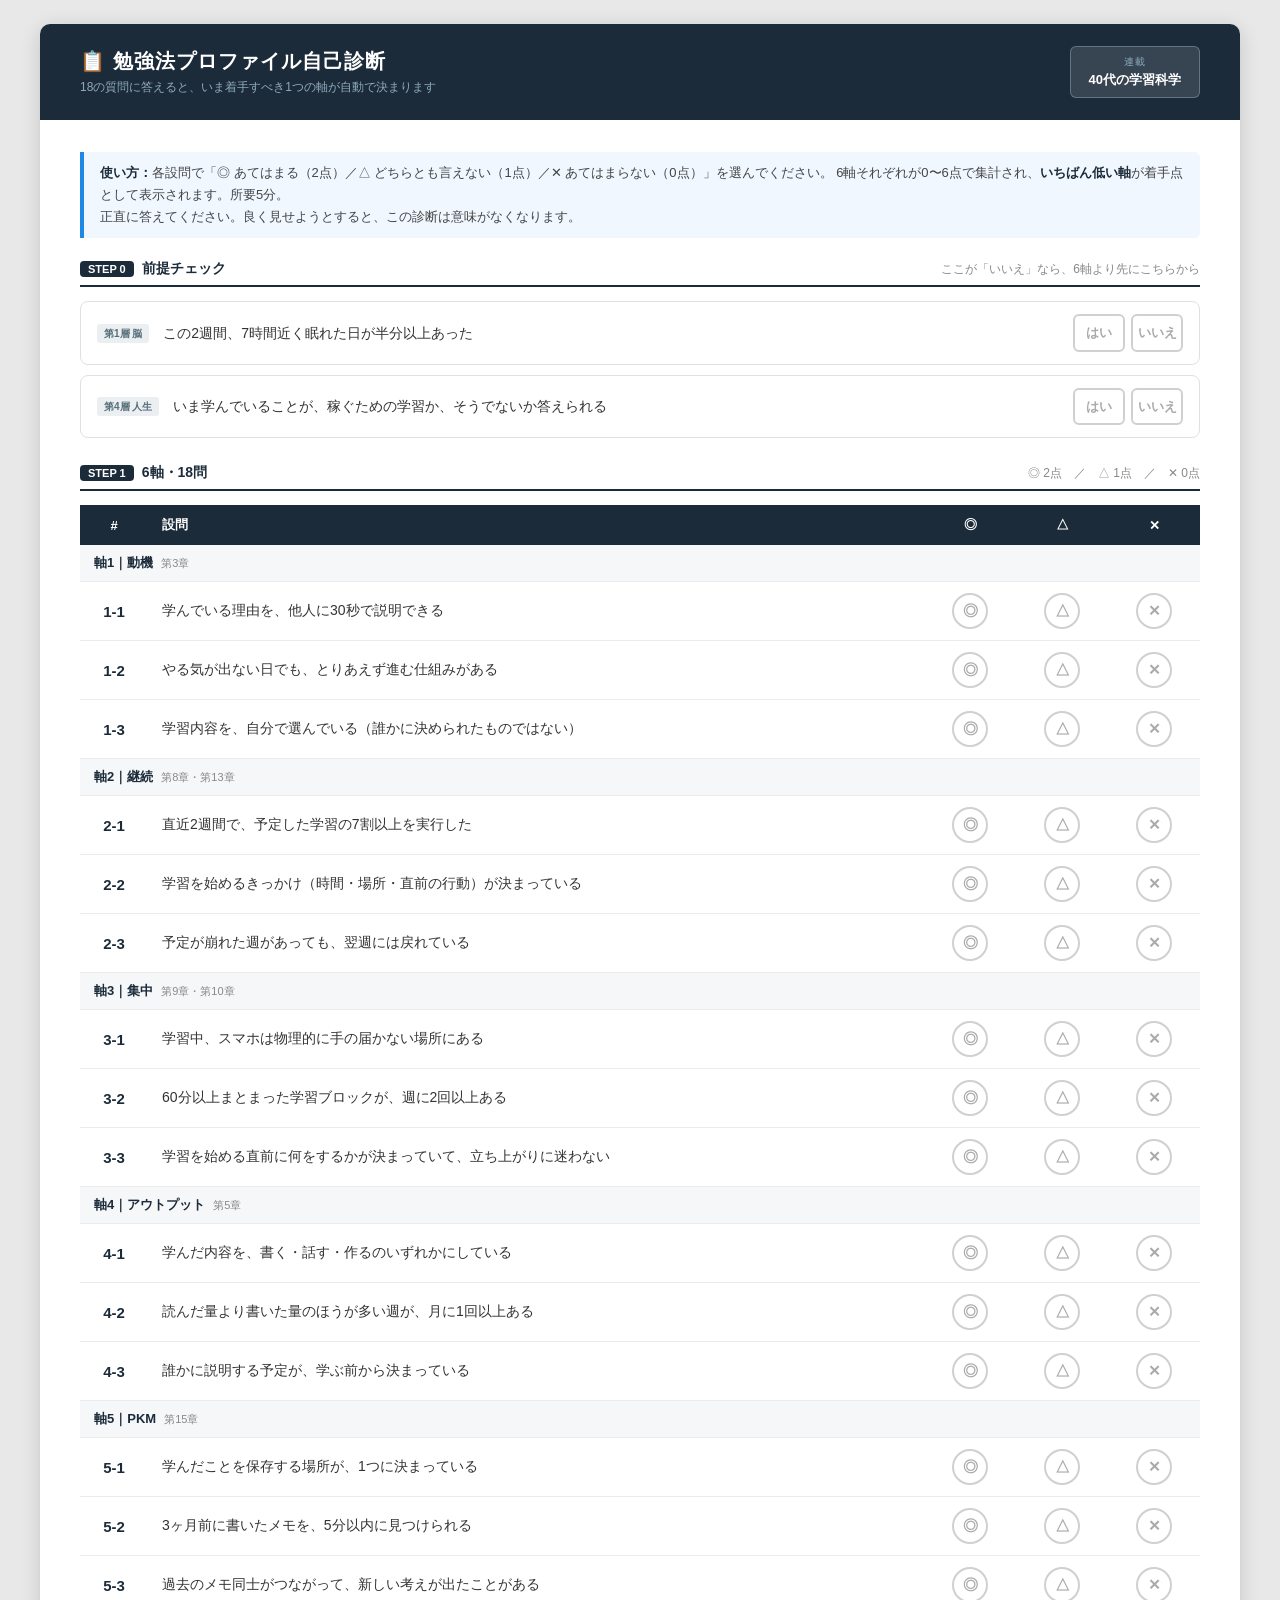
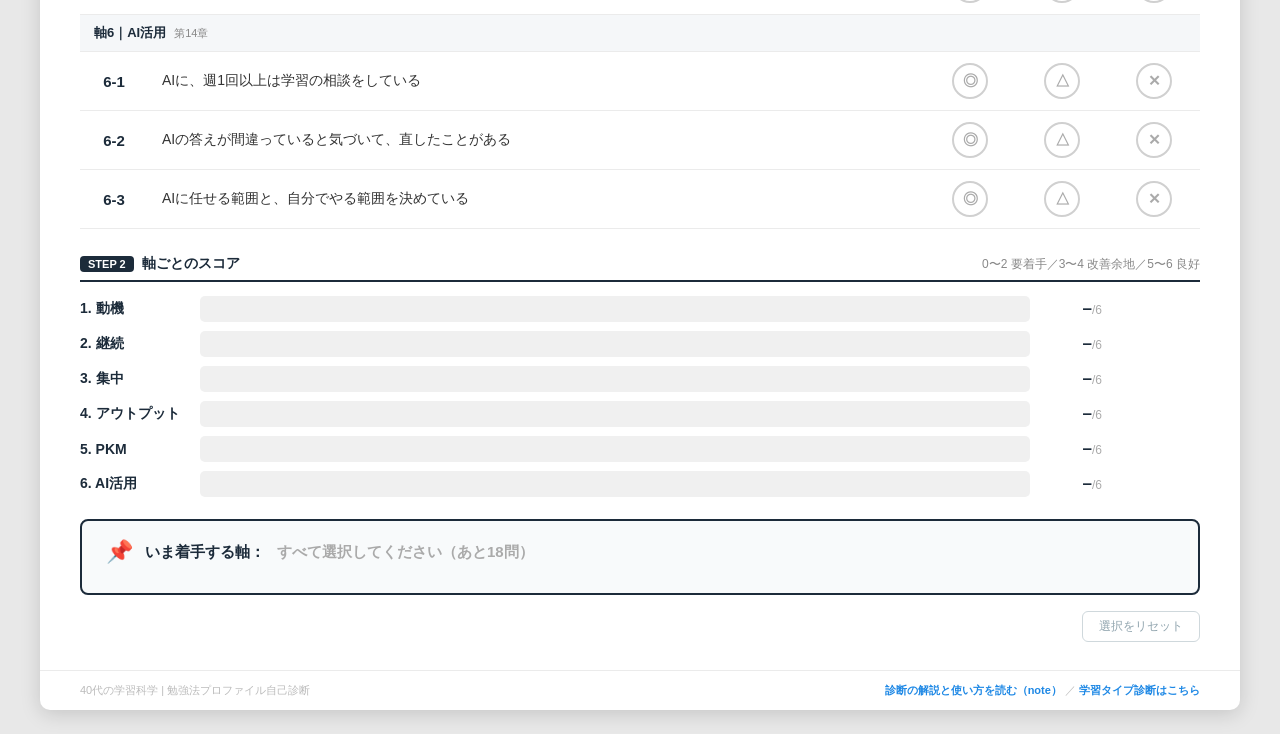
<file: learning-science-40s/profile/index.html>
<!DOCTYPE html>
<html lang="ja">
<head>
<meta charset="UTF-8">
<meta name="viewport" content="width=device-width, initial-scale=1">
<title>勉強法プロファイル自己診断｜40代の学習科学</title>
<meta name="description" content="18の質問に答えるだけで、動機・継続・集中・アウトプット・PKM・AI活用の6軸から、いま着手すべき学習課題が自動判定されます。連載「40代の学習科学」の診断シートです。">
<style>
  * { box-sizing: border-box; margin: 0; padding: 0; }

  body {
    background: #e8e8e8;
    font-family: 'Hiragino Kaku Gothic ProN', 'Hiragino Sans', 'Noto Sans JP', 'Meiryo', sans-serif;
    padding: 24px;
    display: flex;
    justify-content: center;
  }

  /* ── シート本体 ── */
  .sheet {
    width: 1200px;
    background: #ffffff;
    border-radius: 10px;
    box-shadow: 0 4px 20px rgba(0,0,0,0.15);
    overflow: hidden;
  }

  /* ── ヘッダー ── */
  .sheet-header {
    background: #1C2B3A;
    padding: 22px 40px;
    display: flex;
    align-items: center;
    justify-content: space-between;
  }
  .header-left h1 { font-size: 20px; font-weight: bold; color: #ffffff; letter-spacing: 0.05em; }
  .header-left p { font-size: 12px; color: #8EAABB; margin-top: 4px; }
  .header-badge {
    background: rgba(255,255,255,0.12);
    border: 1px solid rgba(255,255,255,0.25);
    border-radius: 6px;
    padding: 8px 18px;
    text-align: center;
  }
  .header-badge .badge-label { font-size: 10px; color: #8EAABB; letter-spacing: 0.08em; }
  .header-badge .badge-series { font-size: 13px; font-weight: bold; color: #ffffff; margin-top: 2px; }
  a.header-badge { text-decoration: none; display: block; transition: background 0.18s, border-color 0.18s; }
  a.header-badge:hover { background: rgba(255,255,255,0.22); border-color: rgba(255,255,255,0.45); }

  .sheet-body { padding: 32px 40px 28px; }

  /* ── ヒント ── */
  .hint-bar {
    background: #F0F7FF;
    border-left: 4px solid #1E88E5;
    border-radius: 0 6px 6px 0;
    padding: 10px 16px;
    font-size: 13px;
    color: #444;
    margin-bottom: 22px;
    line-height: 1.7;
  }
  .hint-bar strong { color: #1C2B3A; }

  /* ── セクション見出し ── */
  .sec-title {
    font-size: 14px;
    font-weight: bold;
    color: #1C2B3A;
    padding-bottom: 7px;
    border-bottom: 2px solid #1C2B3A;
    margin-bottom: 14px;
    display: flex;
    align-items: center;
    gap: 8px;
  }
  .sec-title .num {
    background: #1C2B3A; color: #fff; font-size: 11px;
    padding: 2px 8px; border-radius: 4px;
  }
  .sec-note { font-size: 12px; color: #888; font-weight: normal; margin-left: auto; }

  /* ── 前提チェック ── */
  .pre-wrap { margin-bottom: 26px; }
  .pre-row {
    display: flex; align-items: center; gap: 14px;
    padding: 12px 16px;
    border: 1.5px solid #E0E0E0;
    border-radius: 8px;
    margin-bottom: 10px;
    font-size: 14px; color: #333; line-height: 1.5;
  }
  .pre-row .pre-q { flex: 1; }
  .pre-row .pre-tag {
    font-size: 10px; font-weight: bold; padding: 2px 7px; border-radius: 3px;
    background: #ECEFF1; color: #546E7A; white-space: nowrap;
  }
  .yn { display: flex; gap: 6px; flex-shrink: 0; }
  .yn span {
    width: 52px; padding: 7px 0; text-align: center;
    border: 2px solid #D0D0D0; border-radius: 6px;
    font-size: 13px; font-weight: bold; color: #AAA;
    cursor: pointer; transition: all .18s; user-select: none;
  }
  .yn span:hover { border-color: #1C2B3A; color: #1C2B3A; }
  .yn span.on-y { background: #1C2B3A; border-color: #1C2B3A; color: #fff; }
  .yn span.on-n { background: #E65100; border-color: #E65100; color: #fff; }

  .pre-alert {
    display: none;
    background: #FFF4E5;
    border-left: 4px solid #E65100;
    border-radius: 0 6px 6px 0;
    padding: 12px 16px;
    font-size: 13px; color: #444; line-height: 1.7;
  }
  .pre-alert.show { display: block; }
  .pre-alert strong { color: #E65100; }

  /* ── 設問テーブル ── */
  .qa-table { width: 100%; border-collapse: collapse; margin-bottom: 26px; font-size: 15px; }
  .qa-table thead tr { background: #1C2B3A; }
  .qa-table thead th {
    color: white; padding: 11px 14px; font-size: 13px; font-weight: bold; text-align: center;
  }
  .qa-table thead th.th-q { width: 68px; }
  .qa-table thead th.th-theme { text-align: left; }
  .qa-table thead th.th-c { width: 92px; }

  .qa-table tbody tr { border-bottom: 1px solid #EBEBEB; }
  .qa-table tbody tr:hover td { background: #F0F7FF; transition: background 0.15s; }
  .qa-table td { padding: 11px 14px; color: #333; vertical-align: middle; }
  .qa-table td.td-q { text-align: center; font-size: 15px; font-weight: bold; color: #1C2B3A; white-space: nowrap; }
  .qa-table td.td-theme { font-size: 14px; line-height: 1.55; }
  .qa-table td.td-c { text-align: center; }

  /* 軸の区切り行 */
  tr.axis-row td {
    background: #F5F7F9 !important;
    padding: 9px 14px;
    font-size: 13px; font-weight: bold; color: #1C2B3A;
  }
  tr.axis-row .axis-ch { font-size: 11px; color: #888; font-weight: normal; margin-left: 8px; }

  /* ── 選択ボタン ── */
  .choice-btn {
    display: inline-flex; align-items: center; justify-content: center;
    width: 36px; height: 36px; border-radius: 50%;
    border: 2px solid #D0D0D0;
    font-size: 15px; font-weight: bold; color: #AAAAAA;
    cursor: pointer; transition: all 0.18s; user-select: none;
  }
  .choice-btn:hover { border-color: #1C2B3A; color: #1C2B3A; }
  .choice-btn.on2 { background: #1C2B3A; border-color: #1C2B3A; color: #fff; }
  .choice-btn.on1 { background: #78909C; border-color: #78909C; color: #fff; }
  .choice-btn.on0 { background: #E65100; border-color: #E65100; color: #fff; }

  /* ── スコア一覧 ── */
  .scores { display: flex; flex-direction: column; gap: 9px; margin-bottom: 22px; }
  .score-row { display: flex; align-items: center; gap: 14px; }
  .score-name { width: 106px; font-size: 14px; font-weight: bold; color: #1C2B3A; flex-shrink: 0; }
  .score-bar { flex: 1; height: 26px; background: #F0F0F0; border-radius: 5px; overflow: hidden; }
  .score-fill { height: 100%; width: 0; background: #B0BEC5; border-radius: 5px; transition: width .3s, background .3s; }
  .score-fill.lv-low  { background: #E65100; }
  .score-fill.lv-mid  { background: #78909C; }
  .score-fill.lv-high { background: #43A047; }
  .score-num { width: 58px; text-align: right; font-size: 17px; font-weight: bold; color: #1C2B3A; flex-shrink: 0; }
  .score-num small { font-size: 12px; color: #AAA; font-weight: normal; }
  .score-judge { width: 84px; font-size: 12px; font-weight: bold; text-align: center; flex-shrink: 0; }
  .score-judge.lv-low  { color: #E65100; }
  .score-judge.lv-mid  { color: #78909C; }
  .score-judge.lv-high { color: #43A047; }

  /* ── 結果 ── */
  .result-box {
    border: 2px solid #1C2B3A;
    border-radius: 8px;
    padding: 18px 24px;
    background: #F8FAFB;
  }
  .result-head { display: flex; align-items: center; gap: 12px; flex-wrap: wrap; }
  .result-icon { font-size: 22px; }
  .result-label { font-size: 15px; font-weight: bold; color: #1C2B3A; white-space: nowrap; }
  .result-value { font-size: 25px; font-weight: bold; color: #1C2B3A; }
  .result-value.pending { font-size: 15px; color: #AAAAAA; }
  .result-why { font-size: 13px; color: #666; line-height: 1.7; margin-top: 10px; }
  .result-why strong { color: #E65100; }
  .result-next {
    display: none;
    margin-top: 14px; padding-top: 14px; border-top: 1px dashed #CFD8DC;
    font-size: 14px; color: #333; line-height: 1.8;
  }
  .result-next.show { display: block; }
  .result-next a { color: #1E88E5; font-weight: bold; text-decoration: none; }
  .result-next a:hover { text-decoration: underline; }

  .reset {
    margin-top: 16px; text-align: right;
  }
  .reset button {
    background: none; border: 1px solid #CFD8DC; border-radius: 6px;
    color: #90A4AE; font-size: 12px; padding: 6px 16px; cursor: pointer;
    font-family: inherit;
  }
  .reset button:hover { border-color: #90A4AE; color: #546E7A; }

  /* ── フッター ── */
  .sheet-footer {
    border-top: 1px solid #EBEBEB;
    padding: 12px 40px;
    display: flex; justify-content: space-between; align-items: center;
    font-size: 11px; color: #BBBBBB; gap: 10px; flex-wrap: wrap;
  }
  .footer-link { color: #1E88E5; text-decoration: none; font-weight: bold; }
  .footer-link:hover { text-decoration: underline; }

  /* ── スマホ・タブレット対応 ── */
  @media (max-width: 1260px) {
    .sheet { width: 100%; max-width: 1200px; }
  }
  @media (max-width: 800px) {
    body { padding: 12px; }
    .sheet-header { padding: 16px 18px; flex-wrap: wrap; gap: 10px; }
    .header-left h1 { font-size: 17px; }
    .sheet-body { padding: 18px 16px 20px; }
    .hint-bar { font-size: 12px; padding: 9px 12px; margin-bottom: 16px; }

    .pre-row { flex-wrap: wrap; gap: 10px; padding: 11px 12px; font-size: 13px; }
    .pre-row .pre-q { flex: 1 1 100%; }
    .yn span { width: 60px; }

    .qa-table { font-size: 13px; margin-bottom: 18px; }
    .qa-table thead th { padding: 8px 6px; font-size: 11px; }
    .qa-table thead th.th-q { width: 44px; }
    .qa-table thead th.th-c { width: 52px; }
    .qa-table td { padding: 9px 5px; }
    .qa-table td.td-q { font-size: 12px; }
    .qa-table td.td-theme { font-size: 12.5px; }
    .choice-btn { width: 32px; height: 32px; font-size: 13px; }

    .score-row { gap: 8px; }
    .score-name { width: 78px; font-size: 12.5px; }
    .score-num { width: 46px; font-size: 15px; }
    .score-judge { width: 58px; font-size: 11px; }

    .result-box { padding: 16px; }
    .result-value { font-size: 21px; }
    .sheet-footer { padding: 10px 16px; flex-direction: column; gap: 4px; align-items: flex-start; font-size: 10px; }
  }
</style>
</head>
<body>
<div class="sheet">

  <!-- ヘッダー -->
  <div class="sheet-header">
    <div class="header-left">
      <h1>📋 勉強法プロファイル自己診断</h1>
      <p>18の質問に答えると、いま着手すべき1つの軸が自動で決まります</p>
    </div>
    <a class="header-badge" href="https://note.com/shoeido" target="_blank" rel="noopener">
      <div class="badge-label">連載</div>
      <div class="badge-series">40代の学習科学</div>
    </a>
  </div>

  <div class="sheet-body">

    <div class="hint-bar">
      <strong>使い方：</strong>各設問で「◎ あてはまる（2点）／△ どちらとも言えない（1点）／✕ あてはまらない（0点）」を選んでください。
      6軸それぞれが0〜6点で集計され、<strong>いちばん低い軸</strong>が着手点として表示されます。所要5分。<br>
      正直に答えてください。良く見せようとすると、この診断は意味がなくなります。
    </div>

    <!-- 前提チェック -->
    <div class="pre-wrap">
      <div class="sec-title"><span class="num">STEP 0</span>前提チェック<span class="sec-note">ここが「いいえ」なら、6軸より先にこちらから</span></div>

      <div class="pre-row">
        <span class="pre-tag">第1層 脳</span>
        <span class="pre-q">この2週間、7時間近く眠れた日が半分以上あった</span>
        <span class="yn"><span id="p1y" onclick="pre(1,'y')">はい</span><span id="p1n" onclick="pre(1,'n')">いいえ</span></span>
      </div>
      <div class="pre-row">
        <span class="pre-tag">第4層 人生</span>
        <span class="pre-q">いま学んでいることが、稼ぐための学習か、そうでないか答えられる</span>
        <span class="yn"><span id="p2y" onclick="pre(2,'y')">はい</span><span id="p2n" onclick="pre(2,'n')">いいえ</span></span>
      </div>

      <div class="pre-alert" id="pre-alert"></div>
    </div>

    <!-- 18問 -->
    <div class="sec-title"><span class="num">STEP 1</span>6軸・18問<span class="sec-note">◎ 2点　／　△ 1点　／　✕ 0点</span></div>

    <table class="qa-table">
      <thead>
        <tr>
          <th class="th-q">#</th>
          <th class="th-theme">設問</th>
          <th class="th-c">◎</th>
          <th class="th-c">△</th>
          <th class="th-c">✕</th>
        </tr>
      </thead>
      <tbody id="qbody"></tbody>
    </table>

    <!-- スコア -->
    <div class="sec-title"><span class="num">STEP 2</span>軸ごとのスコア<span class="sec-note">0〜2 要着手／3〜4 改善余地／5〜6 良好</span></div>
    <div class="scores" id="scores"></div>

    <!-- 結果 -->
    <div class="result-box">
      <div class="result-head">
        <span class="result-icon">📌</span>
        <span class="result-label">いま着手する軸：</span>
        <div class="result-value pending" id="result-text">すべて選択してください（あと18問）</div>
      </div>
      <div class="result-why" id="result-why"></div>
      <div class="result-next" id="result-next"></div>
    </div>

    <div class="reset"><button onclick="resetAll()">選択をリセット</button></div>

  </div><!-- /sheet-body -->

  <div class="sheet-footer">
    <span>40代の学習科学 | 勉強法プロファイル自己診断</span>
    <span>
      <a href="https://note.com/shoeido/n/n5891a2c95fa8" target="_blank" rel="noopener" class="footer-link">診断の解説と使い方を読む（note）</a>
      ／
      <a href="../" class="footer-link">学習タイプ診断はこちら</a>
    </span>
  </div>

</div><!-- /sheet -->

<script>
  // 軸は優先順位順。左ほど下層に近い（同点なら左を選ぶ）
  const AXES = [
    { key:'motive', name:'動機', chap:'第3章',
      link:{ t:'3-1 学習目的を4象限で整理する', u:'https://note.com/shoeido/n/nc9995bdd679f' },
      qs:[ '学んでいる理由を、他人に30秒で説明できる',
           'やる気が出ない日でも、とりあえず進む仕組みがある',
           '学習内容を、自分で選んでいる（誰かに決められたものではない）' ] },
    { key:'keep', name:'継続', chap:'第8章・第13章',
      link:{ t:'8-1 習慣ループの設計', u:'https://note.com/shoeido/n/n1ba37a0b1b60' },
      qs:[ '直近2週間で、予定した学習の7割以上を実行した',
           '学習を始めるきっかけ（時間・場所・直前の行動）が決まっている',
           '予定が崩れた週があっても、翌週には戻れている' ] },
    { key:'focus', name:'集中', chap:'第9章・第10章',
      link:{ t:'10-2 注意残余という厄介な現象', u:'https://note.com/shoeido/n/n2ce50d767649' },
      qs:[ '学習中、スマホは物理的に手の届かない場所にある',
           '60分以上まとまった学習ブロックが、週に2回以上ある',
           '学習を始める直前に何をするかが決まっていて、立ち上がりに迷わない' ] },
    { key:'output', name:'アウトプット', chap:'第5章',
      link:{ t:'5-1「読む」より「書く」', u:'https://note.com/shoeido/n/ndc1796f9b4dd' },
      qs:[ '学んだ内容を、書く・話す・作るのいずれかにしている',
           '読んだ量より書いた量のほうが多い週が、月に1回以上ある',
           '誰かに説明する予定が、学ぶ前から決まっている' ] },
    { key:'pkm', name:'PKM', chap:'第15章',
      link:{ t:'15-1 Zettelkastenと第二の脳', u:'https://note.com/shoeido/n/naea6724a1482' },
      qs:[ '学んだことを保存する場所が、1つに決まっている',
           '3ヶ月前に書いたメモを、5分以内に見つけられる',
           '過去のメモ同士がつながって、新しい考えが出たことがある' ] },
    { key:'ai', name:'AI活用', chap:'第14章',
      link:{ t:'14-1 AIが「2シグマ問題」を解く', u:'https://note.com/shoeido/n/n23b617b97950' },
      qs:[ 'AIに、週1回以上は学習の相談をしている',
           'AIの答えが間違っていると気づいて、直したことがある',
           'AIに任せる範囲と、自分でやる範囲を決めている' ] }
  ];

  const PRE = [
    null,
    { name:'睡眠', t:'第6章（睡眠）と第7章（運動）', u:'https://note.com/shoeido/m/mb0d1006353b1' },
    { name:'目的', t:'19-1「幸福年収」の設計思想', u:'https://note.com/shoeido/n/nc4fdb0b410e5' }
  ];

  const answers = {};   // "0-1" → 2|1|0
  const preAns = {};    // 1|2 → 'y'|'n'
  const TOTAL = AXES.length * 3;

  // ── 設問テーブルを組み立てる ──
  (function build() {
    const tb = document.getElementById('qbody');
    let html = '';
    AXES.forEach((ax, ai) => {
      html += `<tr class="axis-row"><td colspan="5">軸${ai+1}｜${ax.name}<span class="axis-ch">${ax.chap}</span></td></tr>`;
      ax.qs.forEach((q, qi) => {
        const id = `${ai}-${qi}`;
        html += `<tr>
          <td class="td-q">${ai+1}-${qi+1}</td>
          <td class="td-theme">${q}</td>
          <td class="td-c"><span class="choice-btn" id="b${id}-2" onclick="pick('${id}',2)">◎</span></td>
          <td class="td-c"><span class="choice-btn" id="b${id}-1" onclick="pick('${id}',1)">△</span></td>
          <td class="td-c"><span class="choice-btn" id="b${id}-0" onclick="pick('${id}',0)">✕</span></td>
        </tr>`;
      });
    });
    tb.innerHTML = html;

    const sc = document.getElementById('scores');
    sc.innerHTML = AXES.map((ax, ai) => `
      <div class="score-row">
        <div class="score-name">${ai+1}. ${ax.name}</div>
        <div class="score-bar"><div class="score-fill" id="f${ai}"></div></div>
        <div class="score-num" id="n${ai}">–<small>/6</small></div>
        <div class="score-judge" id="j${ai}"></div>
      </div>`).join('');
  })();

  function pick(id, v) {
    answers[id] = v;
    [2,1,0].forEach(k => {
      const el = document.getElementById(`b${id}-${k}`);
      el.className = 'choice-btn' + (k === v ? ` on${k}` : '');
    });
    update();
  }

  function pre(n, v) {
    preAns[n] = v;
    document.getElementById(`p${n}y`).className = (v === 'y') ? 'on-y' : '';
    document.getElementById(`p${n}n`).className = (v === 'n') ? 'on-n' : '';
    updatePre();
  }

  function updatePre() {
    const ng = [1,2].filter(n => preAns[n] === 'n');
    const box = document.getElementById('pre-alert');
    if (!ng.length) { box.className = 'pre-alert'; box.innerHTML = ''; return; }
    box.className = 'pre-alert show';
    box.innerHTML = '<strong>先にこちらから。</strong>'
      + ng.map(n => `${PRE[n].name}が整っていない状態では、6軸を上げても効きにくくなります。`
          + `まず <a href="${PRE[n].u}" target="_blank" rel="noopener" class="footer-link">${PRE[n].t}</a> へ。`).join('<br>');
  }

  function levelOf(s) {
    if (s <= 2) return { k:'lv-low',  t:'要着手' };
    if (s <= 4) return { k:'lv-mid',  t:'改善余地' };
    return       { k:'lv-high', t:'良好' };
  }

  function update() {
    const done = Object.keys(answers).length;

    // 軸ごとの集計（3問すべて答えた軸だけ確定）
    const scores = AXES.map((ax, ai) => {
      const vals = [0,1,2].map(qi => answers[`${ai}-${qi}`]);
      return vals.every(v => v !== undefined) ? vals.reduce((a,b)=>a+b,0) : null;
    });

    scores.forEach((s, ai) => {
      const fill = document.getElementById(`f${ai}`);
      const num  = document.getElementById(`n${ai}`);
      const jd   = document.getElementById(`j${ai}`);
      if (s === null) {
        fill.style.width = '0'; fill.className = 'score-fill';
        num.innerHTML = '–<small>/6</small>'; jd.textContent = ''; jd.className = 'score-judge';
        return;
      }
      const lv = levelOf(s);
      fill.style.width = (s / 6 * 100) + '%';
      fill.className = 'score-fill ' + lv.k;
      num.innerHTML = s + '<small>/6</small>';
      jd.textContent = lv.t;
      jd.className = 'score-judge ' + lv.k;
    });

    const rt = document.getElementById('result-text');
    const rw = document.getElementById('result-why');
    const rn = document.getElementById('result-next');

    if (done < TOTAL) {
      rt.className = 'result-value pending';
      rt.textContent = `すべて選択してください（あと${TOTAL - done}問）`;
      rw.textContent = '';
      rn.className = 'result-next';
      return;
    }

    // 最小値。同点は配列の先頭＝優先順位が先の軸を選ぶ
    const min = Math.min(...scores);
    const tied = scores.map((s,i)=>({s,i})).filter(o=>o.s===min).map(o=>o.i);
    const pickIdx = tied[0];
    const ax = AXES[pickIdx];

    // 最低点が5以上なら、直すべき軸はない
    if (min >= 5) {
      rt.className = 'result-value';
      rt.textContent = 'いまは、なし';
      rw.innerHTML = `最も低い軸でも${min}点で、6軸すべてが良好です。`
        + `<strong>新しい方法を足すより、いま続けていることを続けてください。</strong>`
        + `次に測るのは3ヶ月後で十分です。`;
      rn.className = 'result-next';
      rn.innerHTML = '';
      return;
    }

    rt.className = 'result-value';
    rt.textContent = `${ax.name}（${min}点）`;

    let why = `6軸のうち、${ax.name}が最も低い結果です。`;
    if (tied.length > 1) {
      const names = tied.map(i => AXES[i].name).join('・');
      why = `${names} が同点（${min}点）です。<strong>左の軸ほど下層に近い</strong>ため、`
          + `優先順位が先の「${ax.name}」から着手します。`;
    }
    rw.innerHTML = why;

    rn.className = 'result-next show';
    rn.innerHTML = `<strong>次に読む：</strong>`
      + `<a href="${ax.link.u}" target="_blank" rel="noopener">${ax.link.t}</a>`
      + `<br><span style="color:#888;font-size:13px;">1つの軸につき、まず1記事です。読んで、1つ実装して、3ヶ月後にまた測ってください。</span>`;
  }

  function resetAll() {
    Object.keys(answers).forEach(k => delete answers[k]);
    [1,2].forEach(n => delete preAns[n]);
    document.querySelectorAll('.choice-btn').forEach(el => el.className = 'choice-btn');
    document.querySelectorAll('.yn span').forEach(el => el.className = '');
    updatePre();
    update();
    window.scrollTo({ top: 0, behavior: 'smooth' });
  }

  update();
</script>
</body>
</html>
</file>
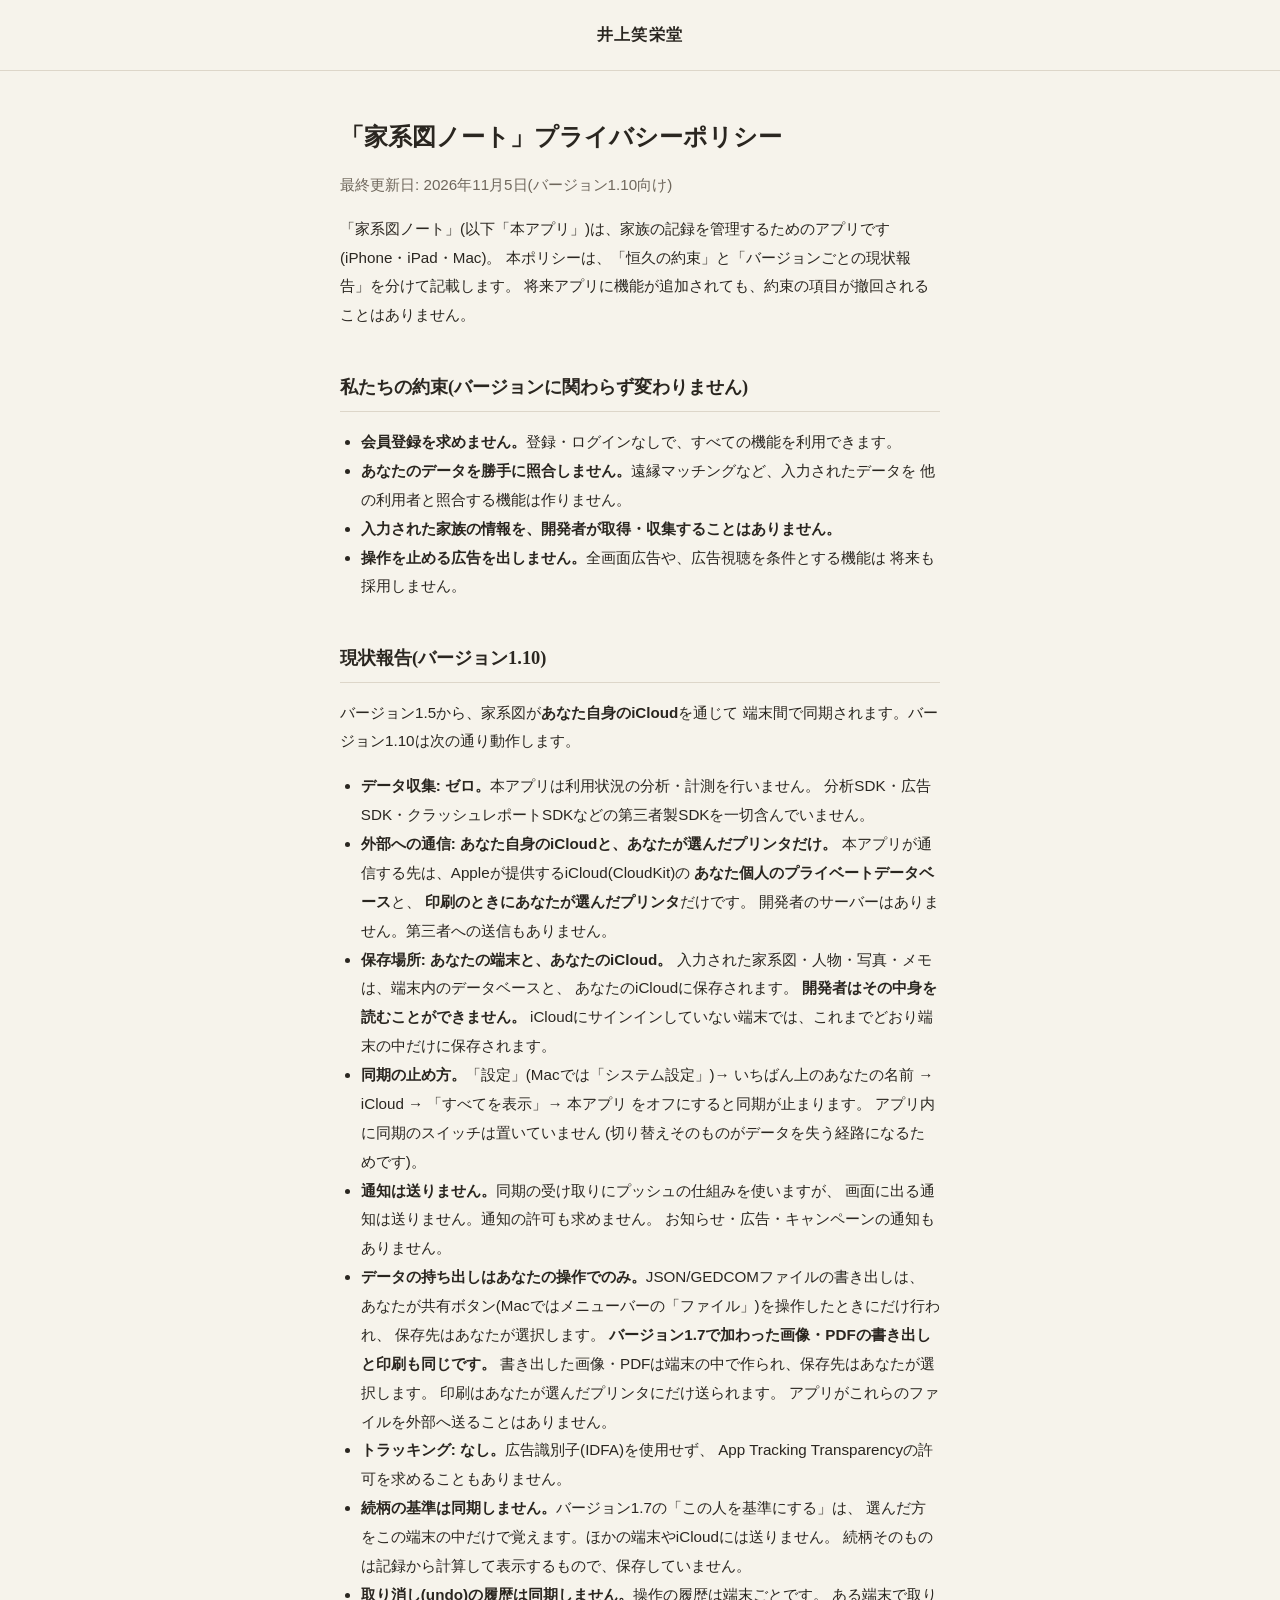
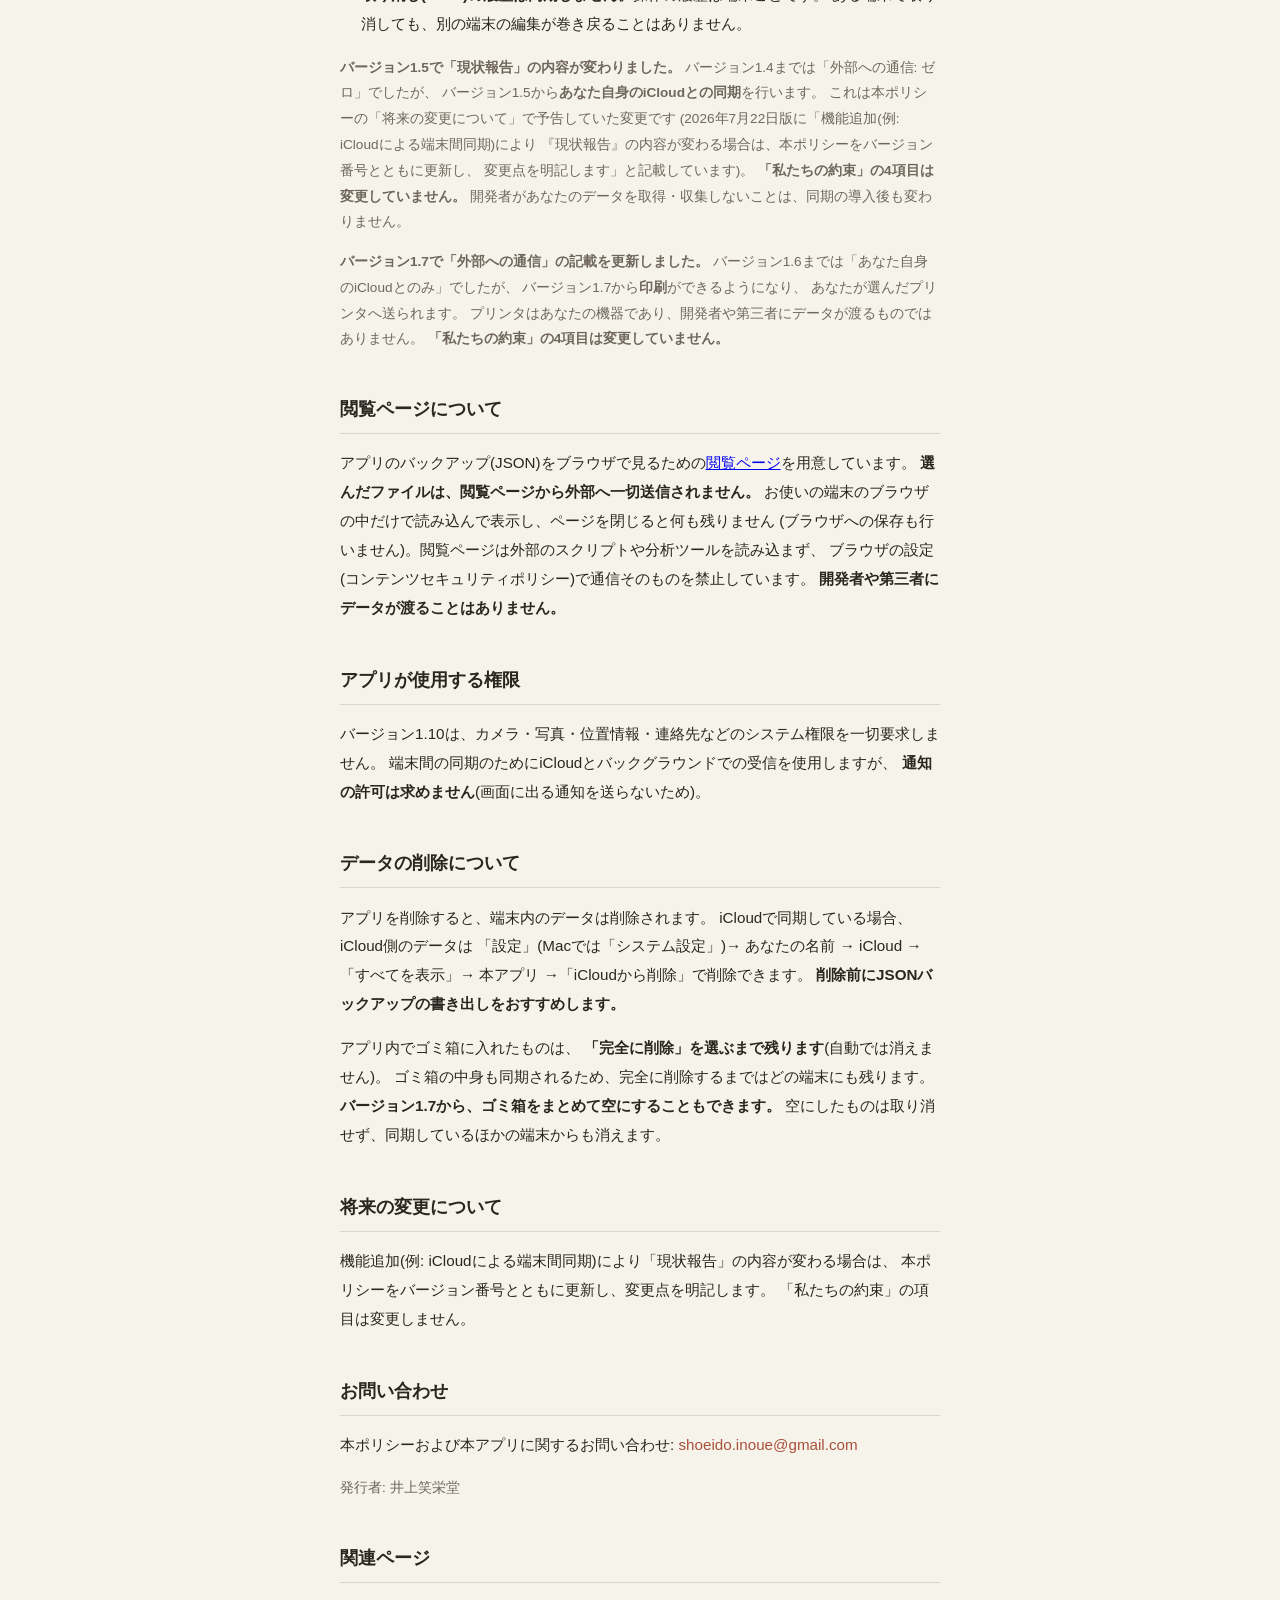
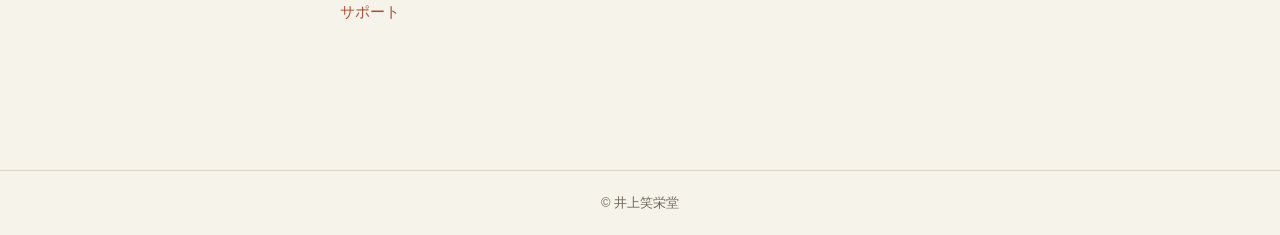
<file: kakeizu-note/privacy.html>
<!DOCTYPE html>
<html lang="ja">
<head>
<meta charset="utf-8">
<meta name="viewport" content="width=device-width, initial-scale=1">
<title>家系図ノート プライバシーポリシー | 井上笑栄堂</title>
<link rel="stylesheet" href="../style.css">
</head>
<body>
<header class="site"><a href="../">井上笑栄堂</a></header>
<main>
  <h1>「家系図ノート」プライバシーポリシー</h1>
  <p class="lead">最終更新日: 2026年11月5日(バージョン1.10向け)</p>

  <p>「家系図ノート」(以下「本アプリ」)は、家族の記録を管理するためのアプリです
  (iPhone・iPad・Mac)。
  本ポリシーは、「恒久の約束」と「バージョンごとの現状報告」を分けて記載します。
  将来アプリに機能が追加されても、約束の項目が撤回されることはありません。</p>

  <h2>私たちの約束(バージョンに関わらず変わりません)</h2>
  <ul>
    <li><strong>会員登録を求めません。</strong>登録・ログインなしで、すべての機能を利用できます。</li>
    <li><strong>あなたのデータを勝手に照合しません。</strong>遠縁マッチングなど、入力されたデータを
    他の利用者と照合する機能は作りません。</li>
    <li><strong>入力された家族の情報を、開発者が取得・収集することはありません。</strong></li>
    <li><strong>操作を止める広告を出しません。</strong>全画面広告や、広告視聴を条件とする機能は
    将来も採用しません。</li>
  </ul>

  <h2>現状報告(バージョン1.10)</h2>
  <p>バージョン1.5から、家系図が<strong>あなた自身のiCloud</strong>を通じて
  端末間で同期されます。バージョン1.10は次の通り動作します。</p>
  <ul>
    <li><strong>データ収集: ゼロ。</strong>本アプリは利用状況の分析・計測を行いません。
    分析SDK・広告SDK・クラッシュレポートSDKなどの第三者製SDKを一切含んでいません。</li>
    <li><strong>外部への通信: あなた自身のiCloudと、あなたが選んだプリンタだけ。</strong>
    本アプリが通信する先は、Appleが提供するiCloud(CloudKit)の
    <strong>あなた個人のプライベートデータベース</strong>と、
    <strong>印刷のときにあなたが選んだプリンタ</strong>だけです。
    開発者のサーバーはありません。第三者への送信もありません。</li>
    <li><strong>保存場所: あなたの端末と、あなたのiCloud。</strong>
    入力された家系図・人物・写真・メモは、端末内のデータベースと、
    あなたのiCloudに保存されます。
    <strong>開発者はその中身を読むことができません。</strong>
    iCloudにサインインしていない端末では、これまでどおり端末の中だけに保存されます。</li>
    <li><strong>同期の止め方。</strong>「設定」(Macでは「システム設定」)→
    いちばん上のあなたの名前 → iCloud →
    「すべてを表示」→ 本アプリ をオフにすると同期が止まります。
    アプリ内に同期のスイッチは置いていません
    (切り替えそのものがデータを失う経路になるためです)。</li>
    <li><strong>通知は送りません。</strong>同期の受け取りにプッシュの仕組みを使いますが、
    画面に出る通知は送りません。通知の許可も求めません。
    お知らせ・広告・キャンペーンの通知もありません。</li>
    <li><strong>データの持ち出しはあなたの操作でのみ。</strong>JSON/GEDCOMファイルの書き出しは、
    あなたが共有ボタン(Macではメニューバーの「ファイル」)を操作したときにだけ行われ、
    保存先はあなたが選択します。
    <strong>バージョン1.7で加わった画像・PDFの書き出しと印刷も同じです。</strong>
    書き出した画像・PDFは端末の中で作られ、保存先はあなたが選択します。
    印刷はあなたが選んだプリンタにだけ送られます。
    アプリがこれらのファイルを外部へ送ることはありません。</li>
    <li><strong>トラッキング: なし。</strong>広告識別子(IDFA)を使用せず、
    App Tracking Transparencyの許可を求めることもありません。</li>
    <li><strong>続柄の基準は同期しません。</strong>バージョン1.7の「この人を基準にする」は、
    選んだ方をこの端末の中だけで覚えます。ほかの端末やiCloudには送りません。
    続柄そのものは記録から計算して表示するもので、保存していません。</li>
    <li><strong>取り消し(undo)の履歴は同期しません。</strong>操作の履歴は端末ごとです。
    ある端末で取り消しても、別の端末の編集が巻き戻ることはありません。</li>
  </ul>
  <p class="note"><strong>バージョン1.5で「現状報告」の内容が変わりました。</strong>
  バージョン1.4までは「外部への通信: ゼロ」でしたが、
  バージョン1.5から<strong>あなた自身のiCloudとの同期</strong>を行います。
  これは本ポリシーの「将来の変更について」で予告していた変更です
  (2026年7月22日版に「機能追加(例: iCloudによる端末間同期)により
  『現状報告』の内容が変わる場合は、本ポリシーをバージョン番号とともに更新し、
  変更点を明記します」と記載しています)。
  <strong>「私たちの約束」の4項目は変更していません。</strong>
  開発者があなたのデータを取得・収集しないことは、同期の導入後も変わりません。</p>

  <p class="note"><strong>バージョン1.7で「外部への通信」の記載を更新しました。</strong>
  バージョン1.6までは「あなた自身のiCloudとのみ」でしたが、
  バージョン1.7から<strong>印刷</strong>ができるようになり、
  あなたが選んだプリンタへ送られます。
  プリンタはあなたの機器であり、開発者や第三者にデータが渡るものではありません。
  <strong>「私たちの約束」の4項目は変更していません。</strong></p>

  <h2>閲覧ページについて</h2>
  <p>アプリのバックアップ(JSON)をブラウザで見るための<a href="viewer/">閲覧ページ</a>を用意しています。
  <strong>選んだファイルは、閲覧ページから外部へ一切送信されません。</strong>
  お使いの端末のブラウザの中だけで読み込んで表示し、ページを閉じると何も残りません
  (ブラウザへの保存も行いません)。閲覧ページは外部のスクリプトや分析ツールを読み込まず、
  ブラウザの設定(コンテンツセキュリティポリシー)で通信そのものを禁止しています。
  <strong>開発者や第三者にデータが渡ることはありません。</strong></p>

  <h2>アプリが使用する権限</h2>
  <p>バージョン1.10は、カメラ・写真・位置情報・連絡先などのシステム権限を一切要求しません。
  端末間の同期のためにiCloudとバックグラウンドでの受信を使用しますが、
  <strong>通知の許可は求めません</strong>(画面に出る通知を送らないため)。</p>

  <h2>データの削除について</h2>
  <p>アプリを削除すると、端末内のデータは削除されます。
  iCloudで同期している場合、iCloud側のデータは
  「設定」(Macでは「システム設定」)→ あなたの名前 → iCloud →
  「すべてを表示」→ 本アプリ →「iCloudから削除」で削除できます。
  <strong>削除前にJSONバックアップの書き出しをおすすめします。</strong></p>
  <p>アプリ内でゴミ箱に入れたものは、
  <strong>「完全に削除」を選ぶまで残ります</strong>(自動では消えません)。
  ゴミ箱の中身も同期されるため、完全に削除するまではどの端末にも残ります。
  <strong>バージョン1.7から、ゴミ箱をまとめて空にすることもできます。</strong>
  空にしたものは取り消せず、同期しているほかの端末からも消えます。</p>

  <h2>将来の変更について</h2>
  <p>機能追加(例: iCloudによる端末間同期)により「現状報告」の内容が変わる場合は、
  本ポリシーをバージョン番号とともに更新し、変更点を明記します。
  「私たちの約束」の項目は変更しません。</p>

  <h2>お問い合わせ</h2>
  <p>本ポリシーおよび本アプリに関するお問い合わせ:
  <a class="mail" href="mailto:shoeido.inoue@gmail.com">shoeido.inoue@gmail.com</a></p>

  <p class="note">発行者: 井上笑栄堂</p>

  <h2>関連ページ</h2>
  <p class="links"><a href="support.html">サポート</a></p>
</main>
<footer>© 井上笑栄堂</footer>
</body>
</html>
</file>
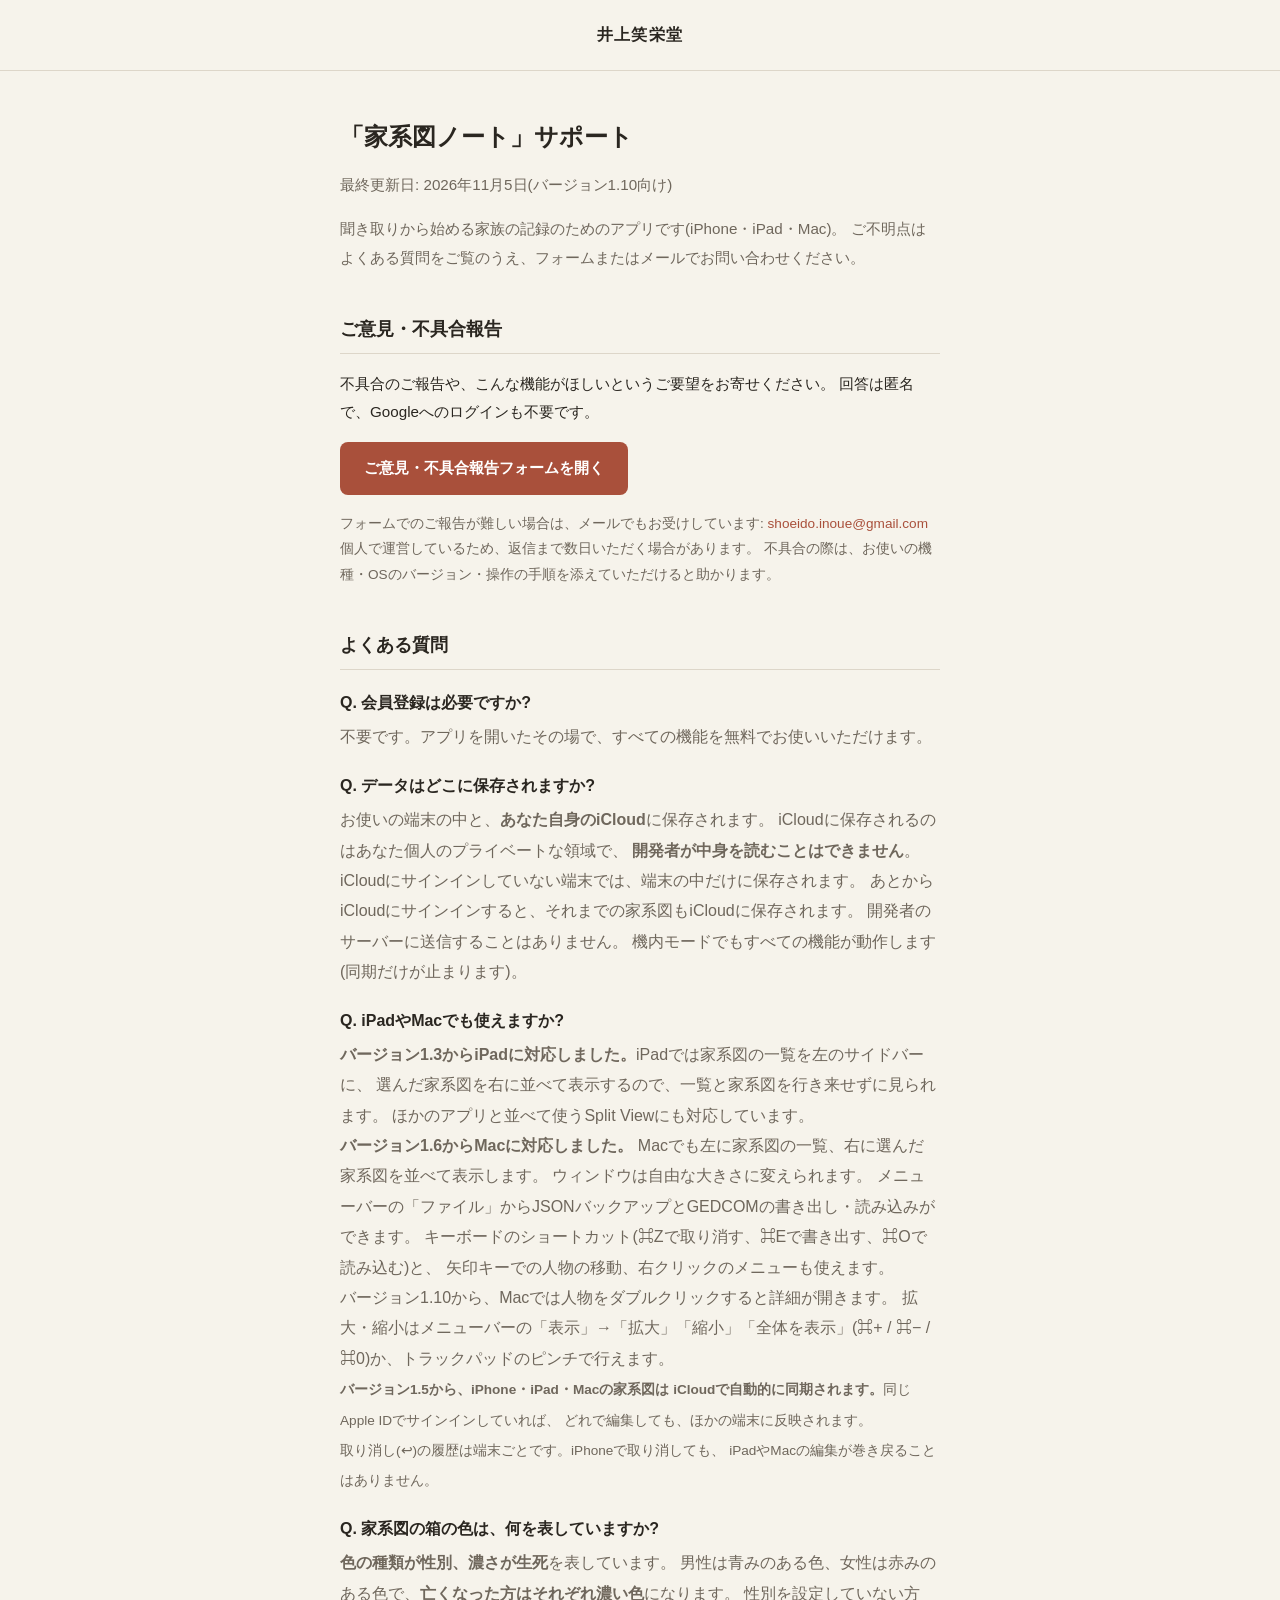
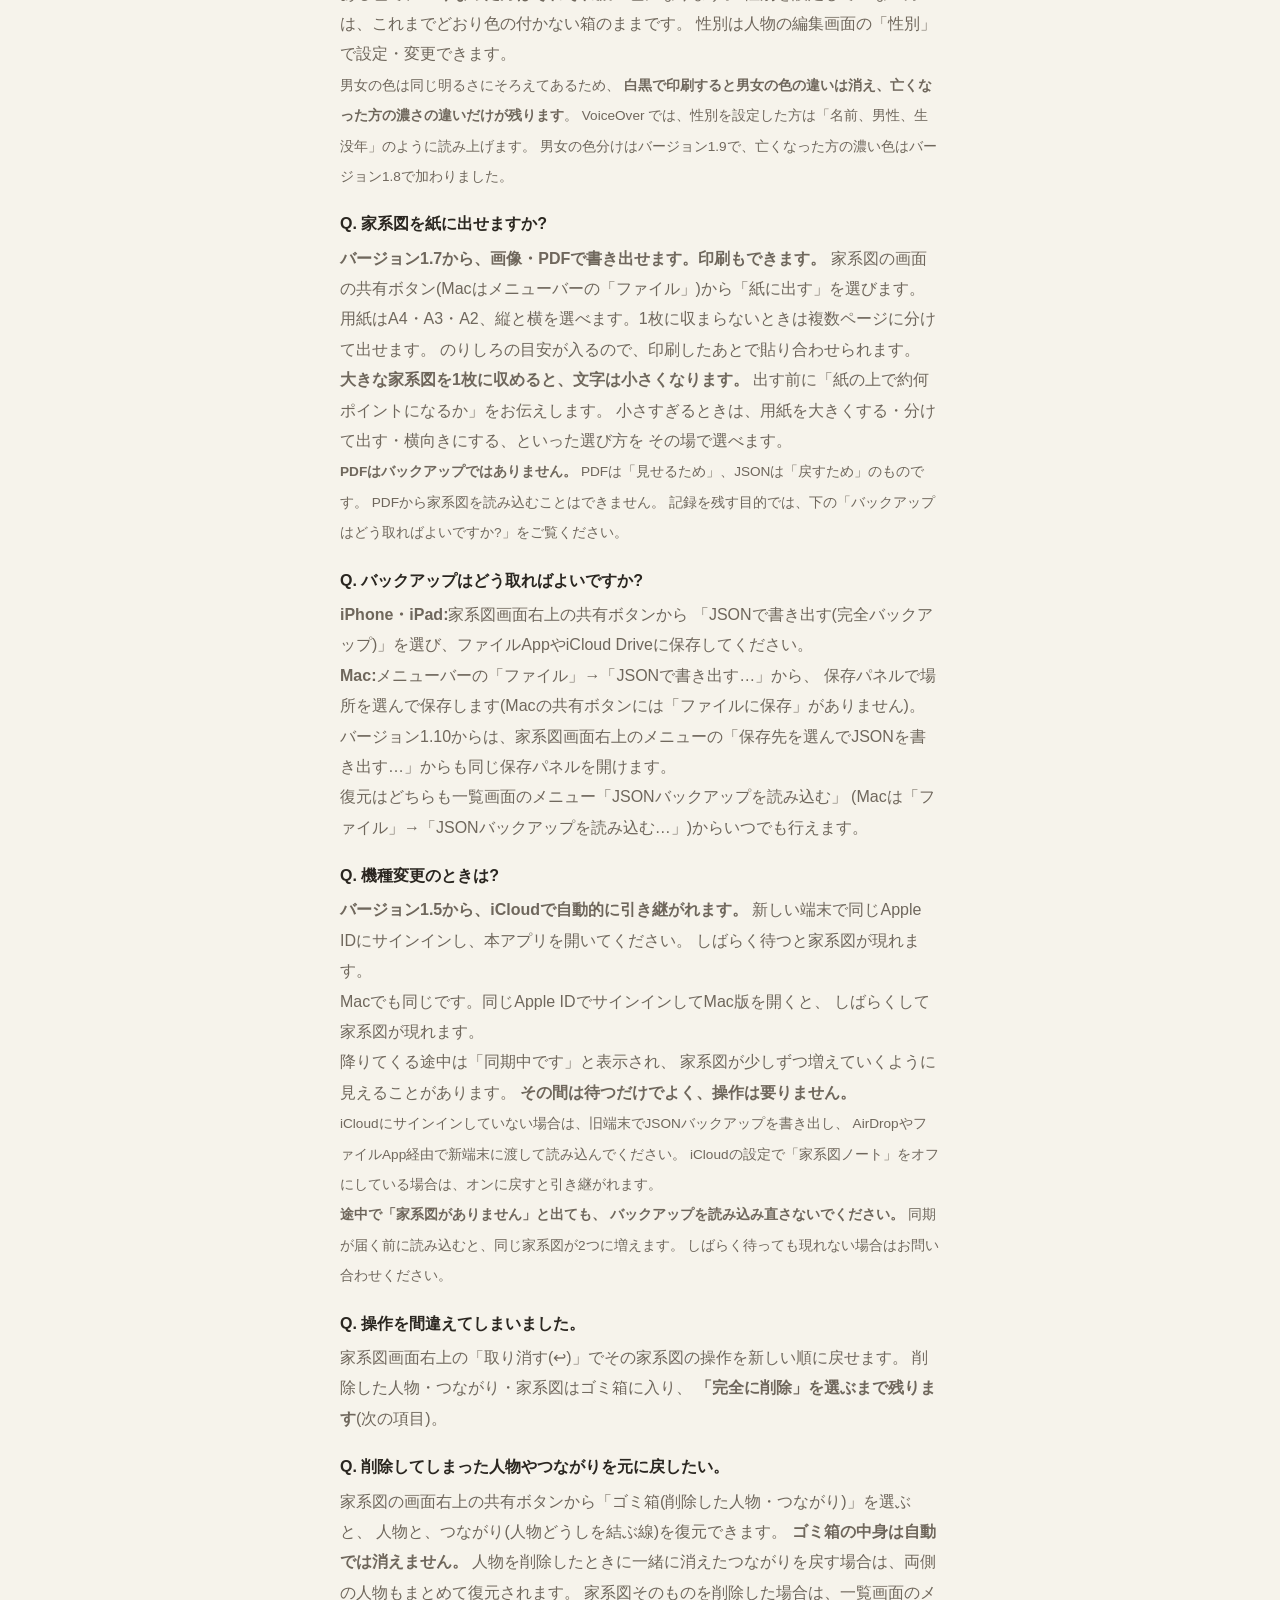
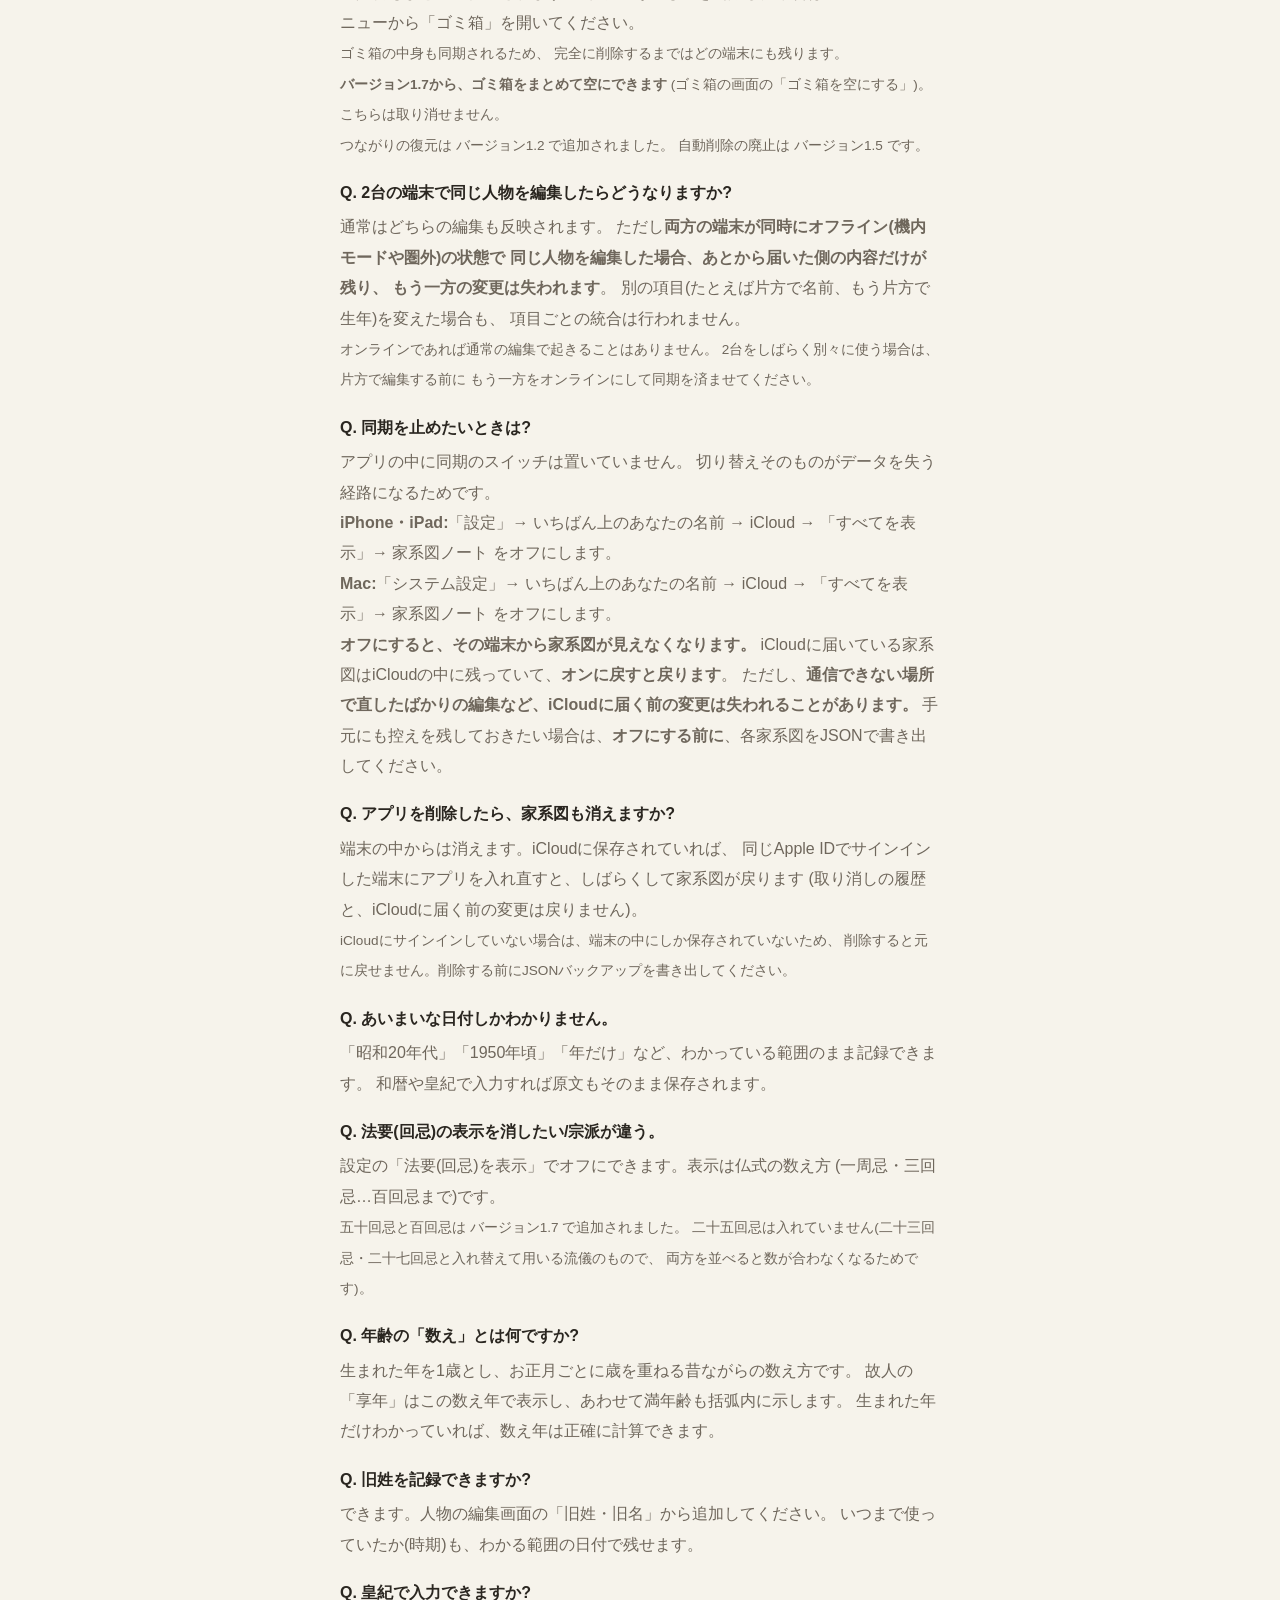
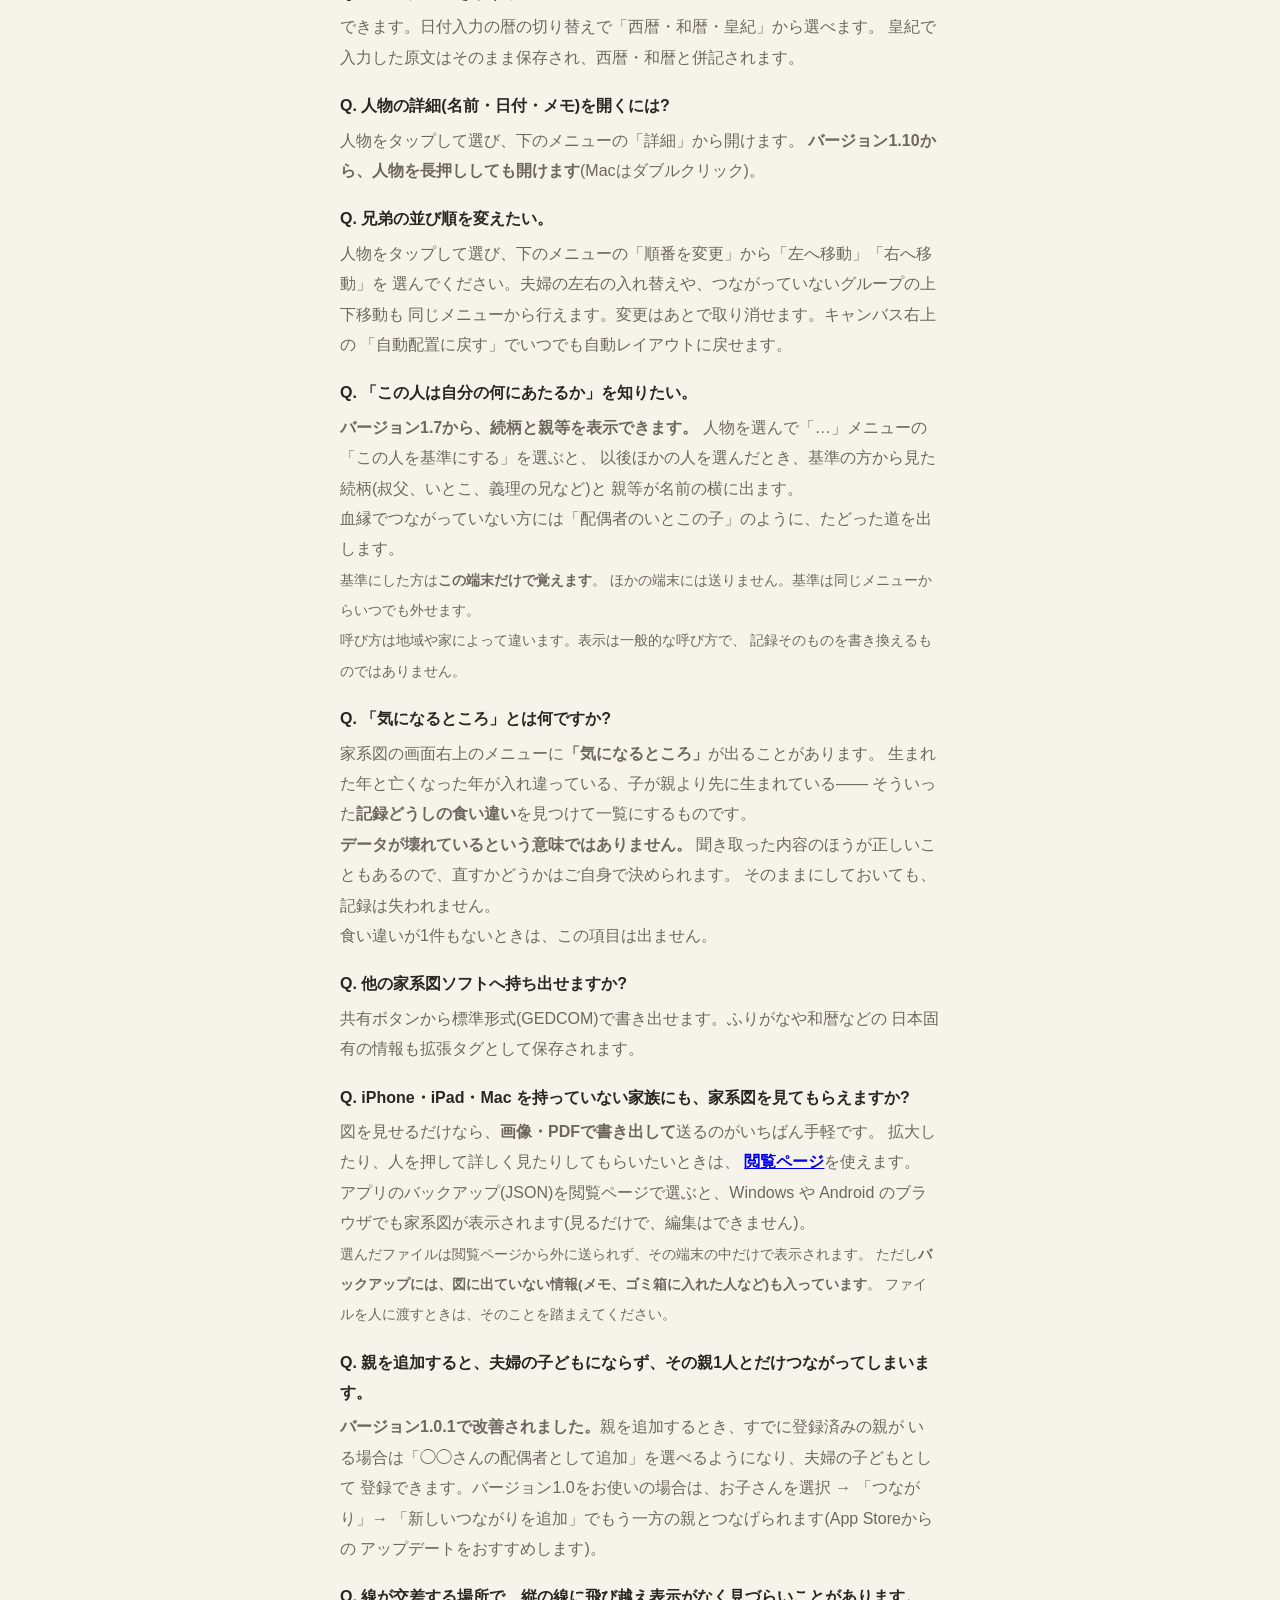
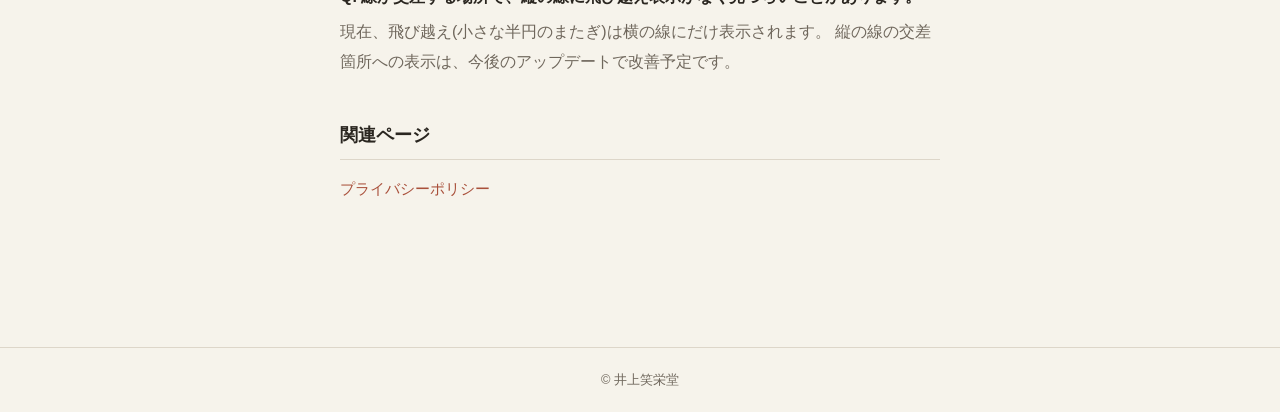
<file: kakeizu-note/support.html>
<!DOCTYPE html>
<html lang="ja">
<head>
<meta charset="utf-8">
<meta name="viewport" content="width=device-width, initial-scale=1">
<title>家系図ノート サポート | 井上笑栄堂</title>
<link rel="stylesheet" href="../style.css">
</head>
<body>
<header class="site"><a href="../">井上笑栄堂</a></header>
<main>
  <h1>「家系図ノート」サポート</h1>
  <p class="lead">最終更新日: 2026年11月5日(バージョン1.10向け)</p>
  <p class="lead">聞き取りから始める家族の記録のためのアプリです(iPhone・iPad・Mac)。
  ご不明点はよくある質問をご覧のうえ、フォームまたはメールでお問い合わせください。</p>

  <h2>ご意見・不具合報告</h2>
  <p>不具合のご報告や、こんな機能がほしいというご要望をお寄せください。
  回答は匿名で、Googleへのログインも不要です。</p>
  <p><a class="button" href="https://forms.gle/X2UTUawQ8Eac3xzP8"
    target="_blank" rel="noopener">ご意見・不具合報告フォームを開く</a></p>
  <p class="note">フォームでのご報告が難しい場合は、メールでもお受けしています:
  <a class="mail" href="mailto:shoeido.inoue@gmail.com">shoeido.inoue@gmail.com</a><br>
  個人で運営しているため、返信まで数日いただく場合があります。
  不具合の際は、お使いの機種・OSのバージョン・操作の手順を添えていただけると助かります。</p>

  <h2>よくある質問</h2>
  <dl>
    <dt>Q. 会員登録は必要ですか?</dt>
    <dd>不要です。アプリを開いたその場で、すべての機能を無料でお使いいただけます。</dd>

    <dt>Q. データはどこに保存されますか?</dt>
    <dd>お使いの端末の中と、<strong>あなた自身のiCloud</strong>に保存されます。
    iCloudに保存されるのはあなた個人のプライベートな領域で、
    <strong>開発者が中身を読むことはできません</strong>。
    iCloudにサインインしていない端末では、端末の中だけに保存されます。
    あとからiCloudにサインインすると、それまでの家系図もiCloudに保存されます。
    開発者のサーバーに送信することはありません。
    機内モードでもすべての機能が動作します(同期だけが止まります)。</dd>

    <dt>Q. iPadやMacでも使えますか?</dt>
    <dd><strong>バージョン1.3からiPadに対応しました。</strong>iPadでは家系図の一覧を左のサイドバーに、
    選んだ家系図を右に並べて表示するので、一覧と家系図を行き来せずに見られます。
    ほかのアプリと並べて使うSplit Viewにも対応しています。
    <br><strong>バージョン1.6からMacに対応しました。</strong>
    Macでも左に家系図の一覧、右に選んだ家系図を並べて表示します。
    ウィンドウは自由な大きさに変えられます。
    メニューバーの「ファイル」からJSONバックアップとGEDCOMの書き出し・読み込みができます。
    キーボードのショートカット(⌘Zで取り消す、⌘Eで書き出す、⌘Oで読み込む)と、
    矢印キーでの人物の移動、右クリックのメニューも使えます。
    <br>バージョン1.10から、Macでは人物をダブルクリックすると詳細が開きます。
    拡大・縮小はメニューバーの「表示」→「拡大」「縮小」「全体を表示」(⌘+ / ⌘− / ⌘0)か、トラックパッドのピンチで行えます。
    <br><span class="note"><strong>バージョン1.5から、iPhone・iPad・Macの家系図は
    iCloudで自動的に同期されます。</strong>同じApple IDでサインインしていれば、
    どれで編集しても、ほかの端末に反映されます。
    <br>取り消し(↩)の履歴は端末ごとです。iPhoneで取り消しても、
    iPadやMacの編集が巻き戻ることはありません。</span></dd>

    <dt>Q. 家系図の箱の色は、何を表していますか?</dt>
    <dd><strong>色の種類が性別、濃さが生死</strong>を表しています。
    男性は青みのある色、女性は赤みのある色で、<strong>亡くなった方はそれぞれ濃い色</strong>になります。
    性別を設定していない方は、これまでどおり色の付かない箱のままです。
    性別は人物の編集画面の「性別」で設定・変更できます。
    <br><span class="note">男女の色は同じ明るさにそろえてあるため、
    <strong>白黒で印刷すると男女の色の違いは消え、亡くなった方の濃さの違いだけが残ります</strong>。
    VoiceOver では、性別を設定した方は「名前、男性、生没年」のように読み上げます。
    男女の色分けはバージョン1.9で、亡くなった方の濃い色はバージョン1.8で加わりました。</span></dd>

    <dt>Q. 家系図を紙に出せますか?</dt>
    <dd><strong>バージョン1.7から、画像・PDFで書き出せます。印刷もできます。</strong>
    家系図の画面の共有ボタン(Macはメニューバーの「ファイル」)から「紙に出す」を選びます。
    <br>用紙はA4・A3・A2、縦と横を選べます。1枚に収まらないときは複数ページに分けて出せます。
    のりしろの目安が入るので、印刷したあとで貼り合わせられます。
    <br><strong>大きな家系図を1枚に収めると、文字は小さくなります。</strong>
    出す前に「紙の上で約何ポイントになるか」をお伝えします。
    小さすぎるときは、用紙を大きくする・分けて出す・横向きにする、といった選び方を
    その場で選べます。
    <br><span class="note"><strong>PDFはバックアップではありません。</strong>
    PDFは「見せるため」、JSONは「戻すため」のものです。
    PDFから家系図を読み込むことはできません。
    記録を残す目的では、下の「バックアップはどう取ればよいですか?」をご覧ください。</span></dd>

    <dt>Q. バックアップはどう取ればよいですか?</dt>
    <dd><strong>iPhone・iPad:</strong>家系図画面右上の共有ボタンから
    「JSONで書き出す(完全バックアップ)」を選び、ファイルAppやiCloud Driveに保存してください。
    <br><strong>Mac:</strong>メニューバーの「ファイル」→「JSONで書き出す…」から、
    保存パネルで場所を選んで保存します(Macの共有ボタンには「ファイルに保存」がありません)。
    バージョン1.10からは、家系図画面右上のメニューの「保存先を選んでJSONを書き出す…」からも同じ保存パネルを開けます。
    <br>復元はどちらも一覧画面のメニュー「JSONバックアップを読み込む」
    (Macは「ファイル」→「JSONバックアップを読み込む…」)からいつでも行えます。</dd>

    <dt>Q. 機種変更のときは?</dt>
    <dd><strong>バージョン1.5から、iCloudで自動的に引き継がれます。</strong>
    新しい端末で同じApple IDにサインインし、本アプリを開いてください。
    しばらく待つと家系図が現れます。
    <br>Macでも同じです。同じApple IDでサインインしてMac版を開くと、
    しばらくして家系図が現れます。
    <br>降りてくる途中は「同期中です」と表示され、
    家系図が少しずつ増えていくように見えることがあります。
    <strong>その間は待つだけでよく、操作は要りません。</strong>
    <br><span class="note">iCloudにサインインしていない場合は、旧端末でJSONバックアップを書き出し、
    AirDropやファイルApp経由で新端末に渡して読み込んでください。
    iCloudの設定で「家系図ノート」をオフにしている場合は、オンに戻すと引き継がれます。</span>
    <br><span class="note"><strong>途中で「家系図がありません」と出ても、
    バックアップを読み込み直さないでください。</strong>
    同期が届く前に読み込むと、同じ家系図が2つに増えます。
    しばらく待っても現れない場合はお問い合わせください。</span></dd>

    <dt>Q. 操作を間違えてしまいました。</dt>
    <dd>家系図画面右上の「取り消す(↩)」でその家系図の操作を新しい順に戻せます。
    削除した人物・つながり・家系図はゴミ箱に入り、
    <strong>「完全に削除」を選ぶまで残ります</strong>(次の項目)。</dd>

    <dt>Q. 削除してしまった人物やつながりを元に戻したい。</dt>
    <dd>家系図の画面右上の共有ボタンから「ゴミ箱(削除した人物・つながり)」を選ぶと、
    人物と、つながり(人物どうしを結ぶ線)を復元できます。
    <strong>ゴミ箱の中身は自動では消えません。</strong>
    人物を削除したときに一緒に消えたつながりを戻す場合は、両側の人物もまとめて復元されます。
    家系図そのものを削除した場合は、一覧画面のメニューから「ゴミ箱」を開いてください。
    <br><span class="note">ゴミ箱の中身も同期されるため、
    完全に削除するまではどの端末にも残ります。
    <br><strong>バージョン1.7から、ゴミ箱をまとめて空にできます</strong>
    (ゴミ箱の画面の「ゴミ箱を空にする」)。こちらは取り消せません。
    <br>つながりの復元は バージョン1.2 で追加されました。
    自動削除の廃止は バージョン1.5 です。</span></dd>

    <dt>Q. 2台の端末で同じ人物を編集したらどうなりますか?</dt>
    <dd>通常はどちらの編集も反映されます。
    ただし<strong>両方の端末が同時にオフライン(機内モードや圏外)の状態で
    同じ人物を編集した場合、あとから届いた側の内容だけが残り、
    もう一方の変更は失われます</strong>。
    別の項目(たとえば片方で名前、もう片方で生年)を変えた場合も、
    項目ごとの統合は行われません。
    <br><span class="note">オンラインであれば通常の編集で起きることはありません。
    2台をしばらく別々に使う場合は、片方で編集する前に
    もう一方をオンラインにして同期を済ませてください。</span></dd>

    <dt>Q. 同期を止めたいときは?</dt>
    <dd>アプリの中に同期のスイッチは置いていません。
    切り替えそのものがデータを失う経路になるためです。
    <br><strong>iPhone・iPad:</strong>「設定」→ いちばん上のあなたの名前 → iCloud →
    「すべてを表示」→ 家系図ノート をオフにします。
    <br><strong>Mac:</strong>「システム設定」→ いちばん上のあなたの名前 → iCloud →
    「すべてを表示」→ 家系図ノート をオフにします。
    <br><strong>オフにすると、その端末から家系図が見えなくなります。</strong>
    iCloudに届いている家系図はiCloudの中に残っていて、<strong>オンに戻すと戻ります</strong>。
    ただし、<strong>通信できない場所で直したばかりの編集など、iCloudに届く前の変更は失われることがあります。</strong>
    手元にも控えを残しておきたい場合は、<strong>オフにする前に</strong>、各家系図をJSONで書き出してください。</dd>

    <dt>Q. アプリを削除したら、家系図も消えますか?</dt>
    <dd>端末の中からは消えます。iCloudに保存されていれば、
    同じApple IDでサインインした端末にアプリを入れ直すと、しばらくして家系図が戻ります
    (取り消しの履歴と、iCloudに届く前の変更は戻りません)。
    <br><span class="note">iCloudにサインインしていない場合は、端末の中にしか保存されていないため、
    削除すると元に戻せません。削除する前にJSONバックアップを書き出してください。</span></dd>

    <dt>Q. あいまいな日付しかわかりません。</dt>
    <dd>「昭和20年代」「1950年頃」「年だけ」など、わかっている範囲のまま記録できます。
    和暦や皇紀で入力すれば原文もそのまま保存されます。</dd>

    <dt>Q. 法要(回忌)の表示を消したい/宗派が違う。</dt>
    <dd>設定の「法要(回忌)を表示」でオフにできます。表示は仏式の数え方
    (一周忌・三回忌…百回忌まで)です。
    <br><span class="note">五十回忌と百回忌は バージョン1.7 で追加されました。
    二十五回忌は入れていません(二十三回忌・二十七回忌と入れ替えて用いる流儀のもので、
    両方を並べると数が合わなくなるためです)。</span></dd>

    <dt>Q. 年齢の「数え」とは何ですか?</dt>
    <dd>生まれた年を1歳とし、お正月ごとに歳を重ねる昔ながらの数え方です。
    故人の「享年」はこの数え年で表示し、あわせて満年齢も括弧内に示します。
    生まれた年だけわかっていれば、数え年は正確に計算できます。</dd>

    <dt>Q. 旧姓を記録できますか?</dt>
    <dd>できます。人物の編集画面の「旧姓・旧名」から追加してください。
    いつまで使っていたか(時期)も、わかる範囲の日付で残せます。</dd>

    <dt>Q. 皇紀で入力できますか?</dt>
    <dd>できます。日付入力の暦の切り替えで「西暦・和暦・皇紀」から選べます。
    皇紀で入力した原文はそのまま保存され、西暦・和暦と併記されます。</dd>

    <dt>Q. 人物の詳細(名前・日付・メモ)を開くには?</dt>
    <dd>人物をタップして選び、下のメニューの「詳細」から開けます。
    <strong>バージョン1.10から、人物を長押ししても開けます</strong>(Macはダブルクリック)。</dd>

    <dt>Q. 兄弟の並び順を変えたい。</dt>
    <dd>人物をタップして選び、下のメニューの「順番を変更」から「左へ移動」「右へ移動」を
    選んでください。夫婦の左右の入れ替えや、つながっていないグループの上下移動も
    同じメニューから行えます。変更はあとで取り消せます。キャンバス右上の
    「自動配置に戻す」でいつでも自動レイアウトに戻せます。</dd>

    <dt>Q. 「この人は自分の何にあたるか」を知りたい。</dt>
    <dd><strong>バージョン1.7から、続柄と親等を表示できます。</strong>
    人物を選んで「…」メニューの「この人を基準にする」を選ぶと、
    以後ほかの人を選んだとき、基準の方から見た続柄(叔父、いとこ、義理の兄など)と
    親等が名前の横に出ます。
    <br>血縁でつながっていない方には「配偶者のいとこの子」のように、たどった道を出します。
    <br><span class="note">基準にした方は<strong>この端末だけで覚えます</strong>。
    ほかの端末には送りません。基準は同じメニューからいつでも外せます。
    <br>呼び方は地域や家によって違います。表示は一般的な呼び方で、
    記録そのものを書き換えるものではありません。</span></dd>

    <dt>Q. 「気になるところ」とは何ですか?</dt>
    <dd>家系図の画面右上のメニューに<strong>「気になるところ」</strong>が出ることがあります。
    生まれた年と亡くなった年が入れ違っている、子が親より先に生まれている——
    そういった<strong>記録どうしの食い違い</strong>を見つけて一覧にするものです。
    <br><strong>データが壊れているという意味ではありません。</strong>
    聞き取った内容のほうが正しいこともあるので、直すかどうかはご自身で決められます。
    そのままにしておいても、記録は失われません。
    <br>食い違いが1件もないときは、この項目は出ません。</dd>

    <dt>Q. 他の家系図ソフトへ持ち出せますか?</dt>
    <dd>共有ボタンから標準形式(GEDCOM)で書き出せます。ふりがなや和暦などの
    日本固有の情報も拡張タグとして保存されます。</dd>

    <dt>Q. iPhone・iPad・Mac を持っていない家族にも、家系図を見てもらえますか?</dt>
    <dd>図を見せるだけなら、<strong>画像・PDFで書き出して</strong>送るのがいちばん手軽です。
    拡大したり、人を押して詳しく見たりしてもらいたいときは、
    <strong><a href="viewer/">閲覧ページ</a></strong>を使えます。
    アプリのバックアップ(JSON)を閲覧ページで選ぶと、Windows や Android のブラウザでも家系図が表示されます(見るだけで、編集はできません)。
    <br><span class="note">選んだファイルは閲覧ページから外に送られず、その端末の中だけで表示されます。
    ただし<strong>バックアップには、図に出ていない情報(メモ、ゴミ箱に入れた人など)も入っています</strong>。
    ファイルを人に渡すときは、そのことを踏まえてください。</span></dd>

    <dt>Q. 親を追加すると、夫婦の子どもにならず、その親1人とだけつながってしまいます。</dt>
    <dd><strong>バージョン1.0.1で改善されました。</strong>親を追加するとき、すでに登録済みの親が
    いる場合は「◯◯さんの配偶者として追加」を選べるようになり、夫婦の子どもとして
    登録できます。バージョン1.0をお使いの場合は、お子さんを選択 → 「つながり」→
    「新しいつながりを追加」でもう一方の親とつなげられます(App Storeからの
    アップデートをおすすめします)。</dd>

    <dt>Q. 線が交差する場所で、縦の線に飛び越え表示がなく見づらいことがあります。</dt>
    <dd>現在、飛び越え(小さな半円のまたぎ)は横の線にだけ表示されます。
    縦の線の交差箇所への表示は、今後のアップデートで改善予定です。</dd>
  </dl>

  <h2>関連ページ</h2>
  <p class="links"><a href="privacy.html">プライバシーポリシー</a></p>
</main>
<footer>© 井上笑栄堂</footer>
</body>
</html>
</file>
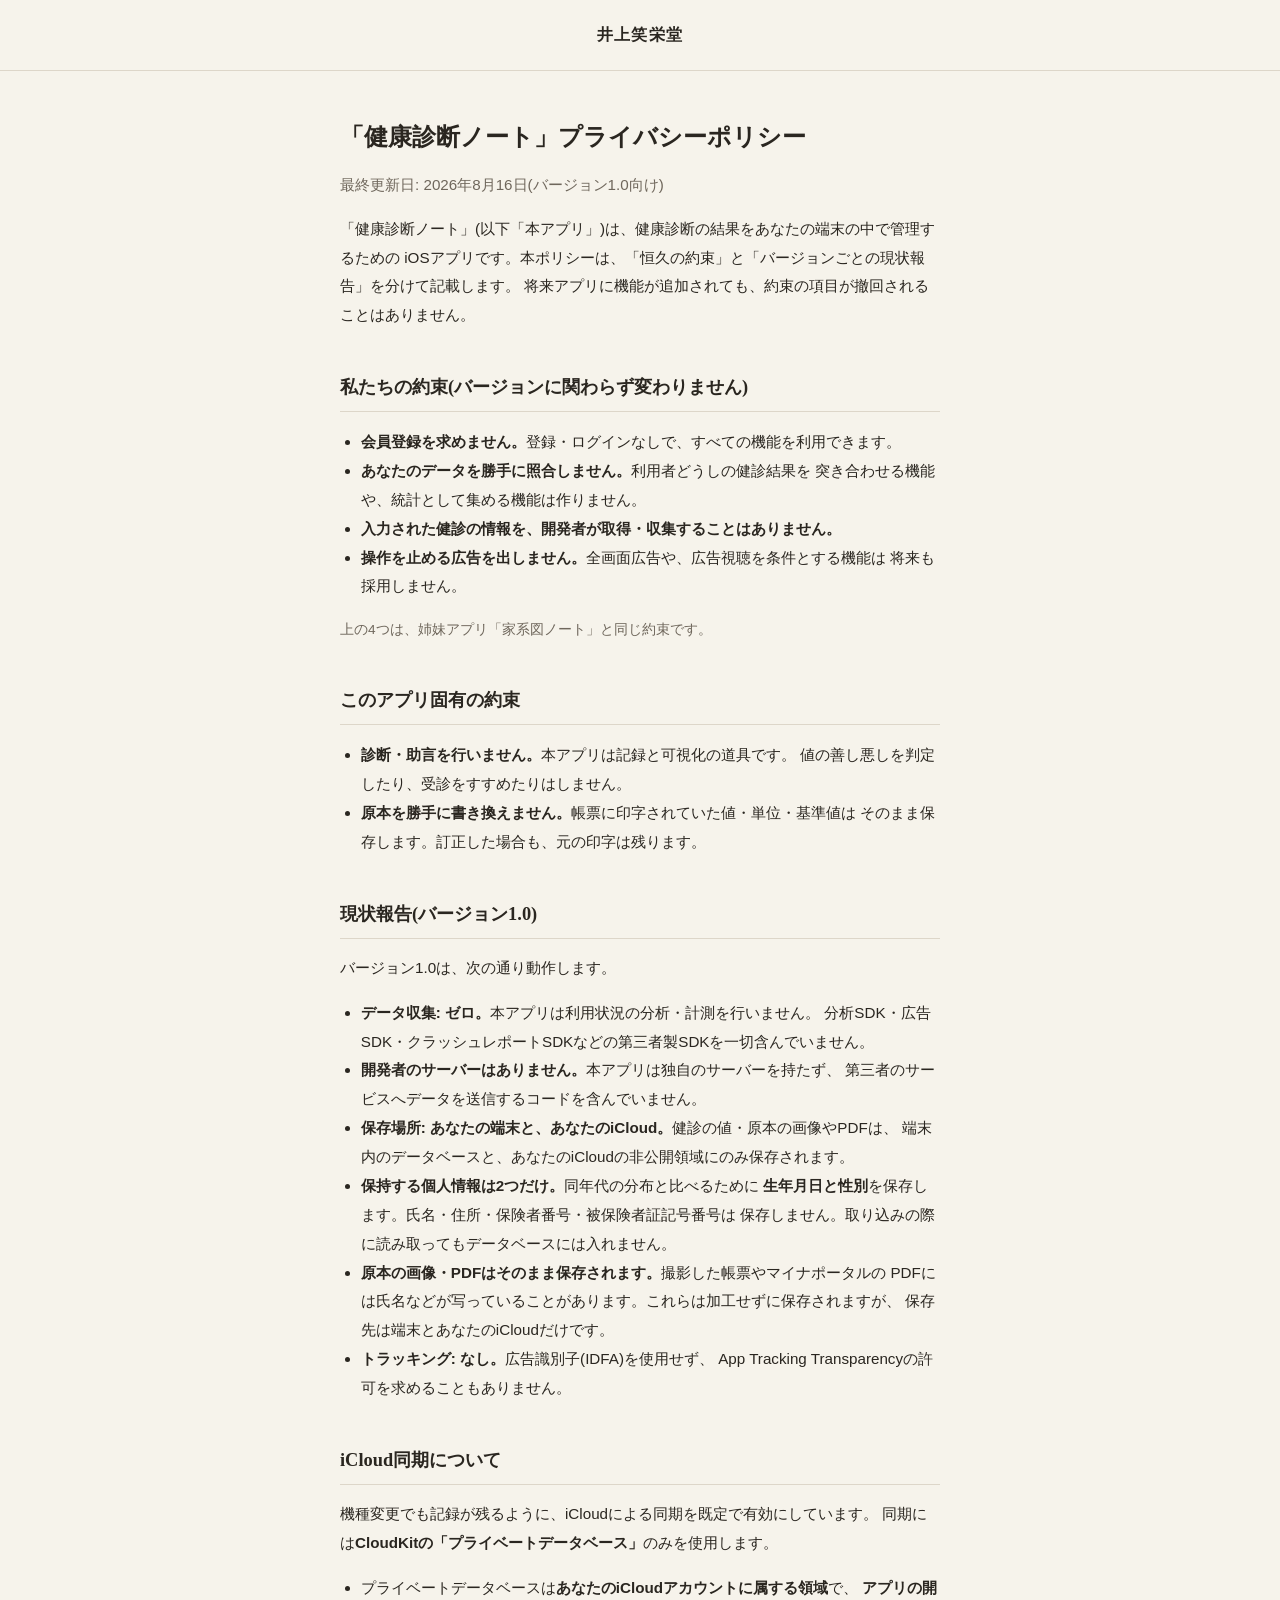
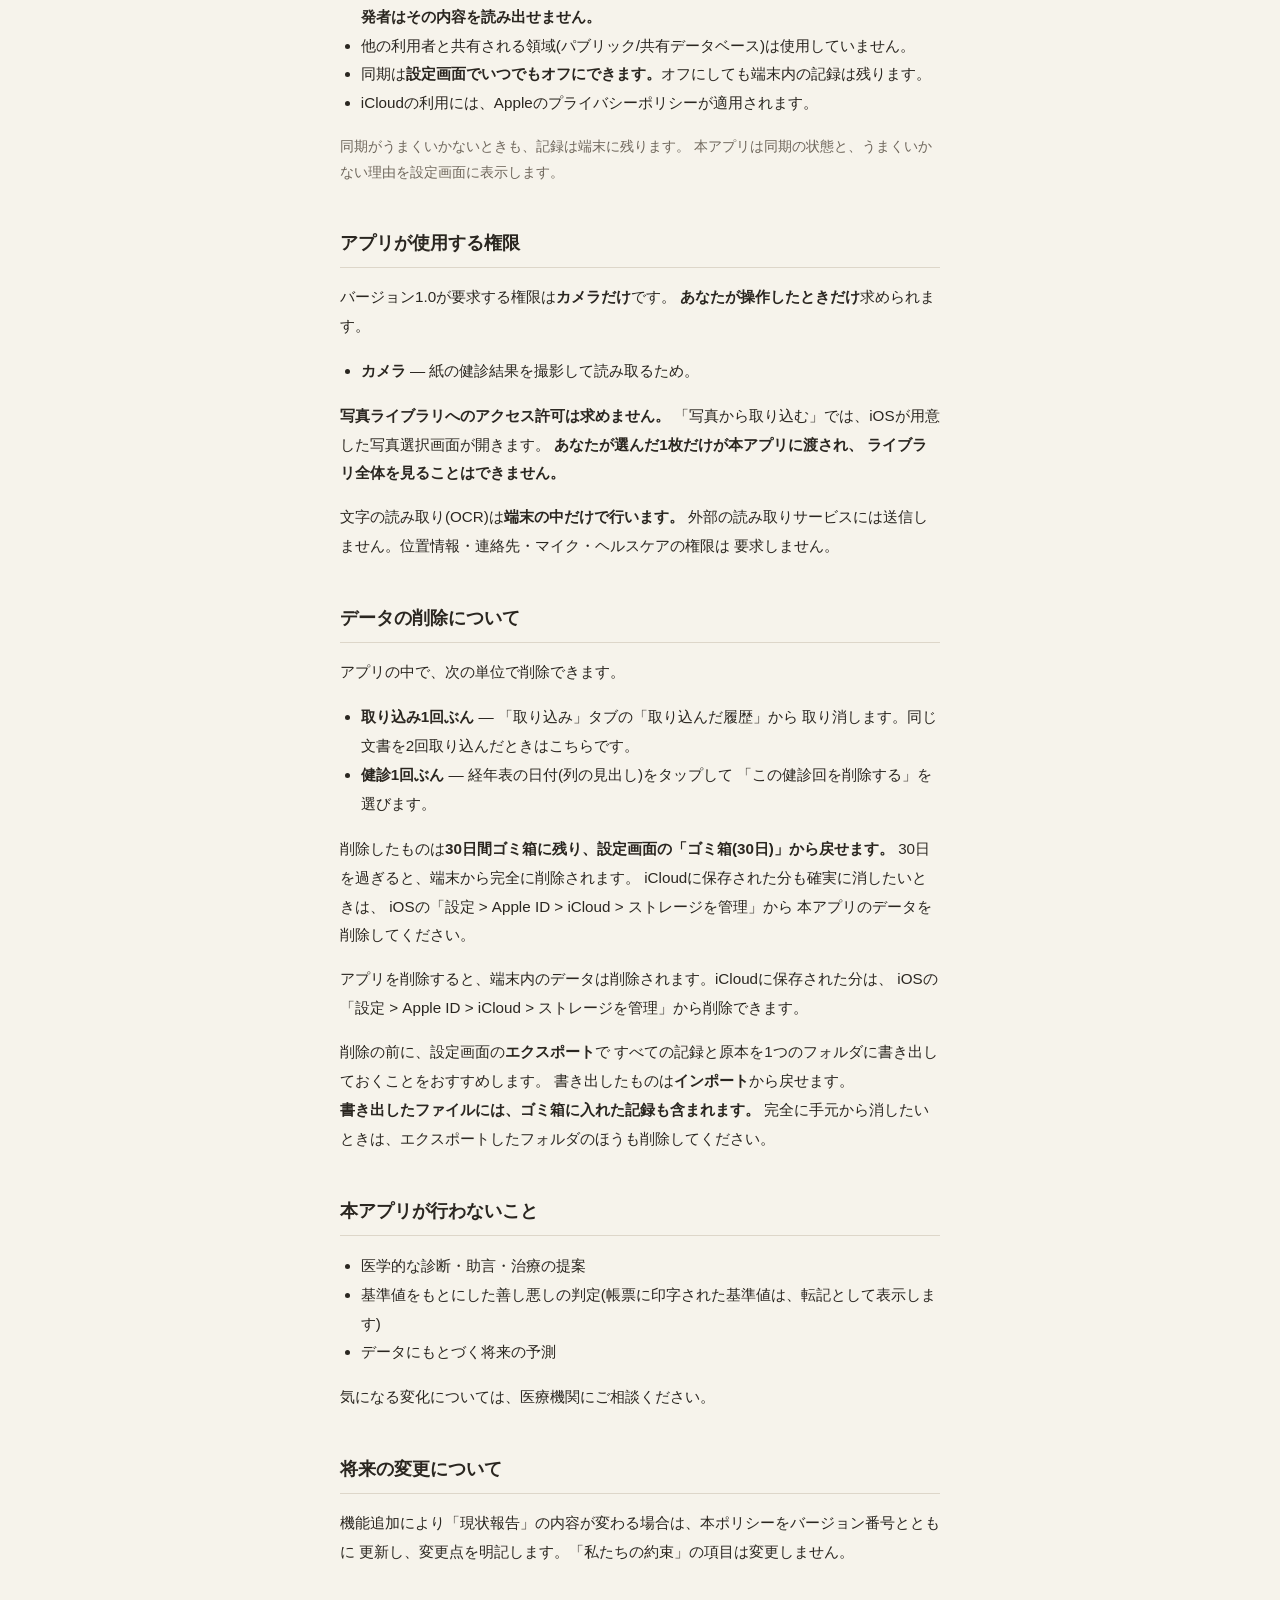
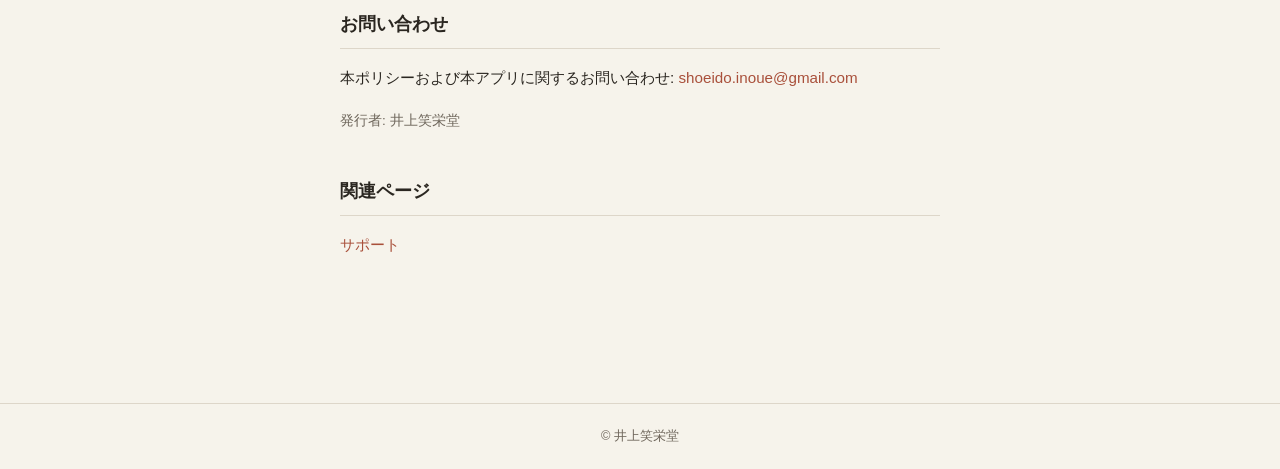
<file: kenshin-note/privacy.html>
<!DOCTYPE html>
<html lang="ja">
<head>
<meta charset="utf-8">
<meta name="viewport" content="width=device-width, initial-scale=1">
<title>健康診断ノート プライバシーポリシー | 井上笑栄堂</title>
<link rel="stylesheet" href="../style.css">
</head>
<body>
<header class="site"><a href="../">井上笑栄堂</a></header>
<main>
  <h1>「健康診断ノート」プライバシーポリシー</h1>
  <p class="lead">最終更新日: 2026年8月16日(バージョン1.0向け)</p>

  <p>「健康診断ノート」(以下「本アプリ」)は、健康診断の結果をあなたの端末の中で管理するための
  iOSアプリです。本ポリシーは、「恒久の約束」と「バージョンごとの現状報告」を分けて記載します。
  将来アプリに機能が追加されても、約束の項目が撤回されることはありません。</p>

  <h2>私たちの約束(バージョンに関わらず変わりません)</h2>
  <ul>
    <li><strong>会員登録を求めません。</strong>登録・ログインなしで、すべての機能を利用できます。</li>
    <li><strong>あなたのデータを勝手に照合しません。</strong>利用者どうしの健診結果を
    突き合わせる機能や、統計として集める機能は作りません。</li>
    <li><strong>入力された健診の情報を、開発者が取得・収集することはありません。</strong></li>
    <li><strong>操作を止める広告を出しません。</strong>全画面広告や、広告視聴を条件とする機能は
    将来も採用しません。</li>
  </ul>
  <p class="note">上の4つは、姉妹アプリ「家系図ノート」と同じ約束です。</p>

  <h2>このアプリ固有の約束</h2>
  <ul>
    <li><strong>診断・助言を行いません。</strong>本アプリは記録と可視化の道具です。
    値の善し悪しを判定したり、受診をすすめたりはしません。</li>
    <li><strong>原本を勝手に書き換えません。</strong>帳票に印字されていた値・単位・基準値は
    そのまま保存します。訂正した場合も、元の印字は残ります。</li>
  </ul>

  <h2>現状報告(バージョン1.0)</h2>
  <p>バージョン1.0は、次の通り動作します。</p>
  <ul>
    <li><strong>データ収集: ゼロ。</strong>本アプリは利用状況の分析・計測を行いません。
    分析SDK・広告SDK・クラッシュレポートSDKなどの第三者製SDKを一切含んでいません。</li>
    <li><strong>開発者のサーバーはありません。</strong>本アプリは独自のサーバーを持たず、
    第三者のサービスへデータを送信するコードを含んでいません。</li>
    <li><strong>保存場所: あなたの端末と、あなたのiCloud。</strong>健診の値・原本の画像やPDFは、
    端末内のデータベースと、あなたのiCloudの非公開領域にのみ保存されます。</li>
    <li><strong>保持する個人情報は2つだけ。</strong>同年代の分布と比べるために
    <strong>生年月日と性別</strong>を保存します。氏名・住所・保険者番号・被保険者証記号番号は
    保存しません。取り込みの際に読み取ってもデータベースには入れません。</li>
    <li><strong>原本の画像・PDFはそのまま保存されます。</strong>撮影した帳票やマイナポータルの
    PDFには氏名などが写っていることがあります。これらは加工せずに保存されますが、
    保存先は端末とあなたのiCloudだけです。</li>
    <li><strong>トラッキング: なし。</strong>広告識別子(IDFA)を使用せず、
    App Tracking Transparencyの許可を求めることもありません。</li>
  </ul>

  <h2>iCloud同期について</h2>
  <p>機種変更でも記録が残るように、iCloudによる同期を既定で有効にしています。
  同期には<strong>CloudKitの「プライベートデータベース」</strong>のみを使用します。</p>
  <ul>
    <li>プライベートデータベースは<strong>あなたのiCloudアカウントに属する領域</strong>で、
    <strong>アプリの開発者はその内容を読み出せません。</strong></li>
    <li>他の利用者と共有される領域(パブリック/共有データベース)は使用していません。</li>
    <li>同期は<strong>設定画面でいつでもオフにできます。</strong>オフにしても端末内の記録は残ります。</li>
    <li>iCloudの利用には、Appleのプライバシーポリシーが適用されます。</li>
  </ul>
  <p class="note">同期がうまくいかないときも、記録は端末に残ります。
  本アプリは同期の状態と、うまくいかない理由を設定画面に表示します。</p>

  <h2>アプリが使用する権限</h2>
  <p>バージョン1.0が要求する権限は<strong>カメラだけ</strong>です。
  <strong>あなたが操作したときだけ</strong>求められます。</p>
  <ul>
    <li><strong>カメラ</strong> — 紙の健診結果を撮影して読み取るため。</li>
  </ul>
  <p><strong>写真ライブラリへのアクセス許可は求めません。</strong>
  「写真から取り込む」では、iOSが用意した写真選択画面が開きます。
  <strong>あなたが選んだ1枚だけが本アプリに渡され、
  ライブラリ全体を見ることはできません。</strong></p>
  <p>文字の読み取り(OCR)は<strong>端末の中だけで行います。</strong>
  外部の読み取りサービスには送信しません。位置情報・連絡先・マイク・ヘルスケアの権限は
  要求しません。</p>

  <h2>データの削除について</h2>
  <p>アプリの中で、次の単位で削除できます。</p>
  <ul>
    <li><strong>取り込み1回ぶん</strong> — 「取り込み」タブの「取り込んだ履歴」から
    取り消します。同じ文書を2回取り込んだときはこちらです。</li>
    <li><strong>健診1回ぶん</strong> — 経年表の日付(列の見出し)をタップして
    「この健診回を削除する」を選びます。</li>
  </ul>
  <p>削除したものは<strong>30日間ゴミ箱に残り、設定画面の「ゴミ箱(30日)」から戻せます。</strong>
  30日を過ぎると、端末から完全に削除されます。
  iCloudに保存された分も確実に消したいときは、
  iOSの「設定 &gt; Apple ID &gt; iCloud &gt; ストレージを管理」から
  本アプリのデータを削除してください。</p>
  <p>アプリを削除すると、端末内のデータは削除されます。iCloudに保存された分は、
  iOSの「設定 &gt; Apple ID &gt; iCloud &gt; ストレージを管理」から削除できます。</p>
  <p>削除の前に、設定画面の<strong>エクスポート</strong>で
  すべての記録と原本を1つのフォルダに書き出しておくことをおすすめします。
  書き出したものは<strong>インポート</strong>から戻せます。
  <br><strong>書き出したファイルには、ゴミ箱に入れた記録も含まれます。</strong>
  完全に手元から消したいときは、エクスポートしたフォルダのほうも削除してください。</p>

  <h2>本アプリが行わないこと</h2>
  <ul>
    <li>医学的な診断・助言・治療の提案</li>
    <li>基準値をもとにした善し悪しの判定(帳票に印字された基準値は、転記として表示します)</li>
    <li>データにもとづく将来の予測</li>
  </ul>
  <p>気になる変化については、医療機関にご相談ください。</p>

  <h2>将来の変更について</h2>
  <p>機能追加により「現状報告」の内容が変わる場合は、本ポリシーをバージョン番号とともに
  更新し、変更点を明記します。「私たちの約束」の項目は変更しません。</p>

  <h2>お問い合わせ</h2>
  <p>本ポリシーおよび本アプリに関するお問い合わせ:
  <a class="mail" href="mailto:shoeido.inoue@gmail.com">shoeido.inoue@gmail.com</a></p>

  <p class="note">発行者: 井上笑栄堂</p>

  <h2>関連ページ</h2>
  <p class="links"><a href="support.html">サポート</a></p>
</main>
<footer>© 井上笑栄堂</footer>
</body>
</html>
</file>
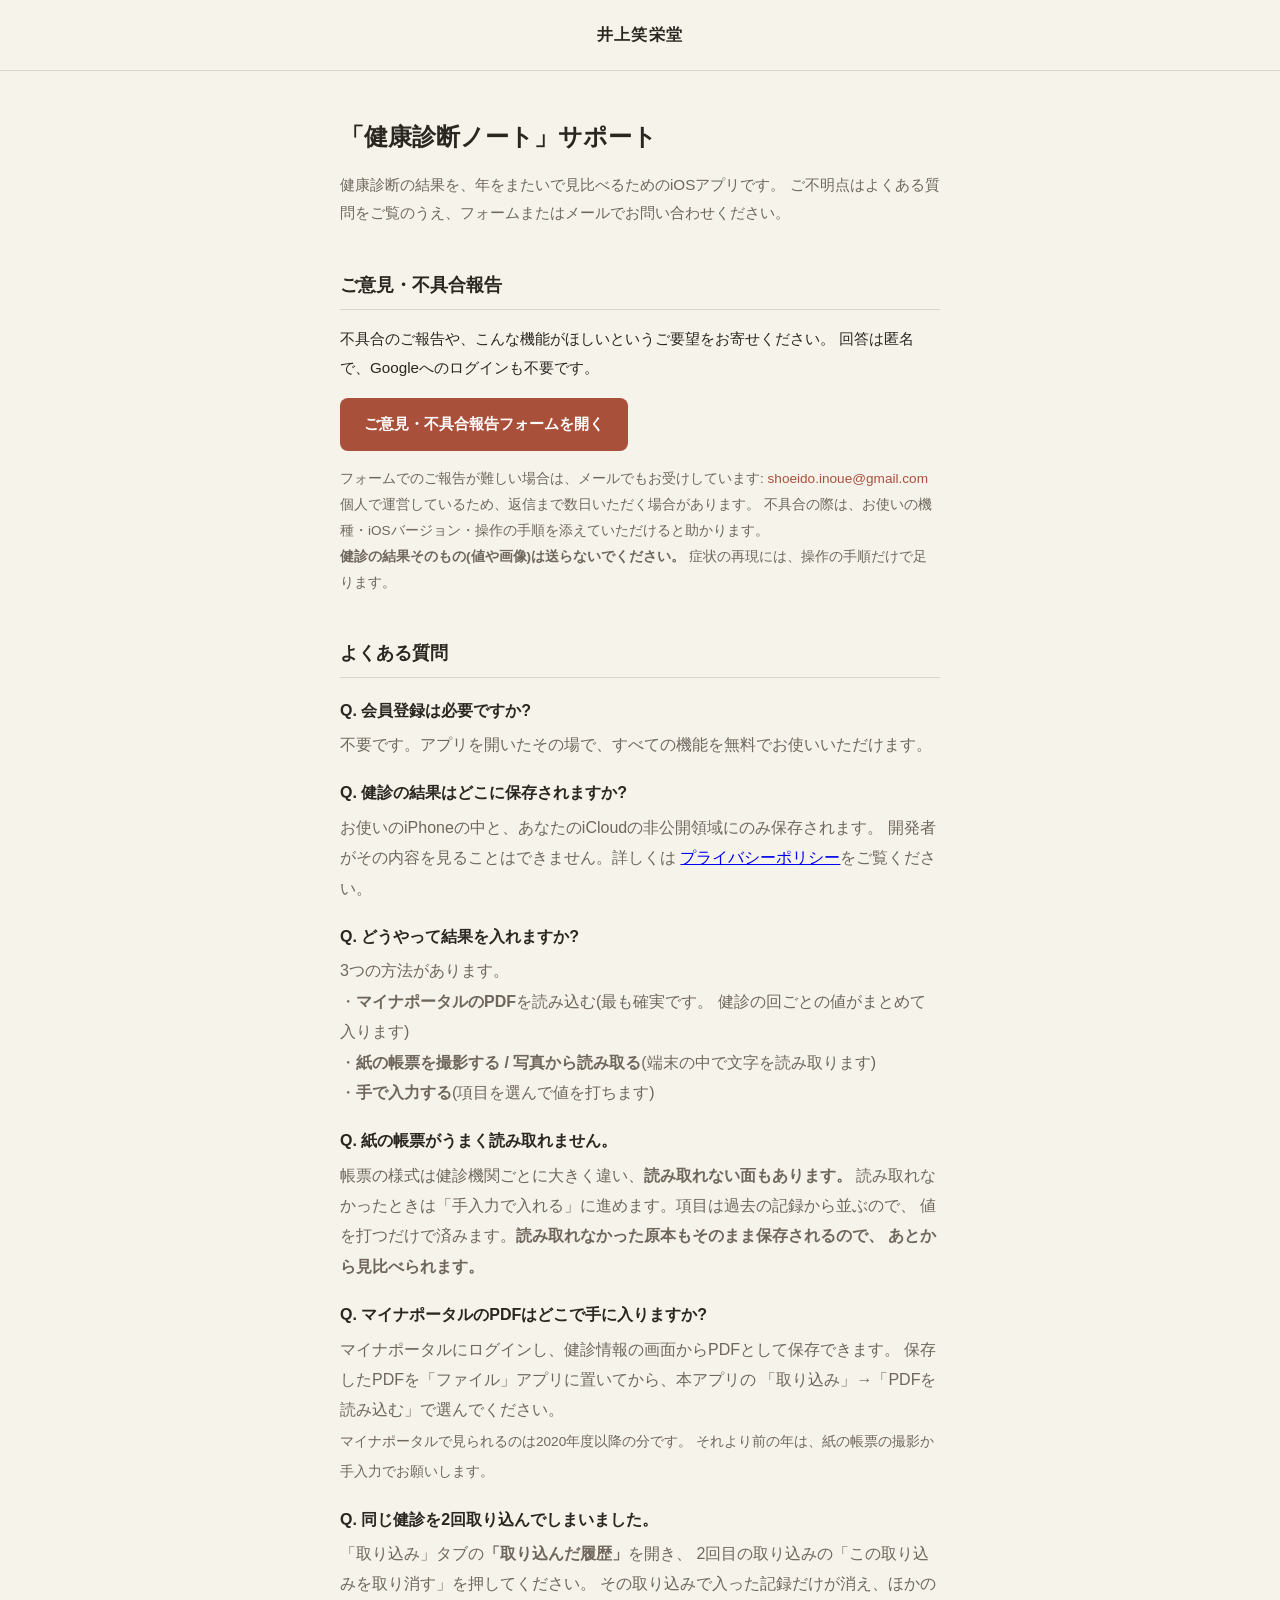
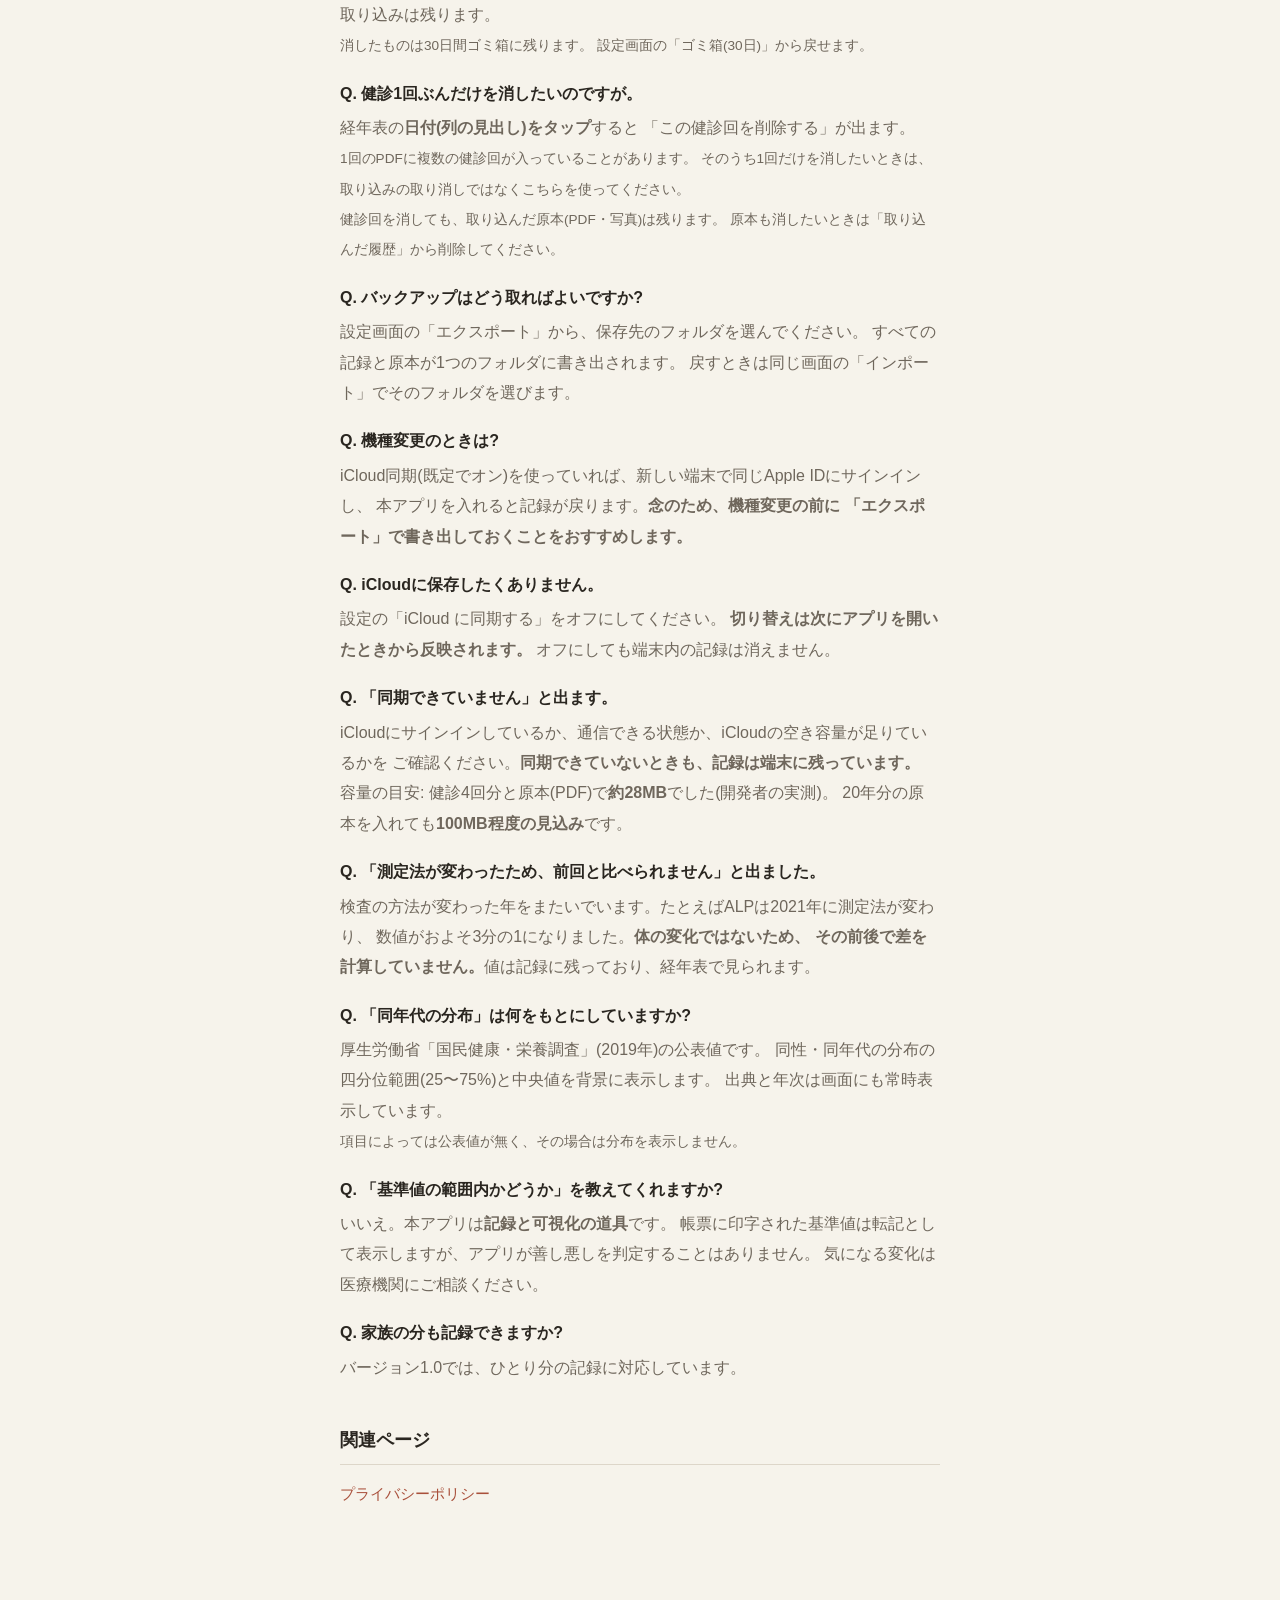
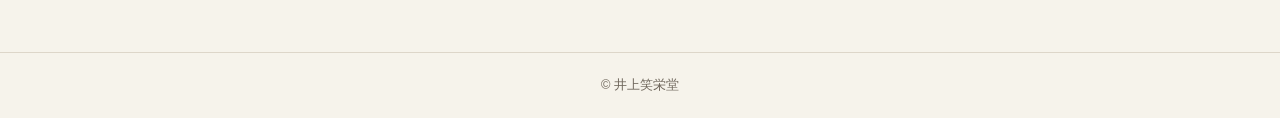
<file: kenshin-note/support.html>
<!DOCTYPE html>
<html lang="ja">
<head>
<meta charset="utf-8">
<meta name="viewport" content="width=device-width, initial-scale=1">
<title>健康診断ノート サポート | 井上笑栄堂</title>
<link rel="stylesheet" href="../style.css">
</head>
<body>
<header class="site"><a href="../">井上笑栄堂</a></header>
<main>
  <h1>「健康診断ノート」サポート</h1>
  <p class="lead">健康診断の結果を、年をまたいで見比べるためのiOSアプリです。
  ご不明点はよくある質問をご覧のうえ、フォームまたはメールでお問い合わせください。</p>

  <h2>ご意見・不具合報告</h2>
  <p>不具合のご報告や、こんな機能がほしいというご要望をお寄せください。
  回答は匿名で、Googleへのログインも不要です。</p>
  <p><a class="button" href="https://forms.gle/SXpfPb2VMHqxM8rQ9"
    target="_blank" rel="noopener">ご意見・不具合報告フォームを開く</a></p>
  <p class="note">フォームでのご報告が難しい場合は、メールでもお受けしています:
  <a class="mail" href="mailto:shoeido.inoue@gmail.com">shoeido.inoue@gmail.com</a><br>
  個人で運営しているため、返信まで数日いただく場合があります。
  不具合の際は、お使いの機種・iOSバージョン・操作の手順を添えていただけると助かります。<br>
  <strong>健診の結果そのもの(値や画像)は送らないでください。</strong>
  症状の再現には、操作の手順だけで足ります。</p>

  <h2>よくある質問</h2>
  <dl>
    <dt>Q. 会員登録は必要ですか?</dt>
    <dd>不要です。アプリを開いたその場で、すべての機能を無料でお使いいただけます。</dd>

    <dt>Q. 健診の結果はどこに保存されますか?</dt>
    <dd>お使いのiPhoneの中と、あなたのiCloudの非公開領域にのみ保存されます。
    開発者がその内容を見ることはできません。詳しくは
    <a href="privacy.html">プライバシーポリシー</a>をご覧ください。</dd>

    <dt>Q. どうやって結果を入れますか?</dt>
    <dd>3つの方法があります。
    <br>・<strong>マイナポータルのPDF</strong>を読み込む(最も確実です。
    健診の回ごとの値がまとめて入ります)
    <br>・<strong>紙の帳票を撮影する / 写真から読み取る</strong>(端末の中で文字を読み取ります)
    <br>・<strong>手で入力する</strong>(項目を選んで値を打ちます)</dd>

    <dt>Q. 紙の帳票がうまく読み取れません。</dt>
    <dd>帳票の様式は健診機関ごとに大きく違い、<strong>読み取れない面もあります。</strong>
    読み取れなかったときは「手入力で入れる」に進めます。項目は過去の記録から並ぶので、
    値を打つだけで済みます。<strong>読み取れなかった原本もそのまま保存されるので、
    あとから見比べられます。</strong></dd>

    <dt>Q. マイナポータルのPDFはどこで手に入りますか?</dt>
    <dd>マイナポータルにログインし、健診情報の画面からPDFとして保存できます。
    保存したPDFを「ファイル」アプリに置いてから、本アプリの
    「取り込み」→「PDFを読み込む」で選んでください。
    <br><span class="note">マイナポータルで見られるのは2020年度以降の分です。
    それより前の年は、紙の帳票の撮影か手入力でお願いします。</span></dd>

    <dt>Q. 同じ健診を2回取り込んでしまいました。</dt>
    <dd>「取り込み」タブの<strong>「取り込んだ履歴」</strong>を開き、
    2回目の取り込みの「この取り込みを取り消す」を押してください。
    その取り込みで入った記録だけが消え、ほかの取り込みは残ります。
    <br><span class="note">消したものは30日間ゴミ箱に残ります。
    設定画面の「ゴミ箱(30日)」から戻せます。</span></dd>

    <dt>Q. 健診1回ぶんだけを消したいのですが。</dt>
    <dd>経年表の<strong>日付(列の見出し)をタップ</strong>すると
    「この健診回を削除する」が出ます。
    <br><span class="note">1回のPDFに複数の健診回が入っていることがあります。
    そのうち1回だけを消したいときは、取り込みの取り消しではなくこちらを使ってください。
    <br>健診回を消しても、取り込んだ原本(PDF・写真)は残ります。
    原本も消したいときは「取り込んだ履歴」から削除してください。</span></dd>

    <dt>Q. バックアップはどう取ればよいですか?</dt>
    <dd>設定画面の「エクスポート」から、保存先のフォルダを選んでください。
    すべての記録と原本が1つのフォルダに書き出されます。
    戻すときは同じ画面の「インポート」でそのフォルダを選びます。</dd>

    <dt>Q. 機種変更のときは?</dt>
    <dd>iCloud同期(既定でオン)を使っていれば、新しい端末で同じApple IDにサインインし、
    本アプリを入れると記録が戻ります。<strong>念のため、機種変更の前に
    「エクスポート」で書き出しておくことをおすすめします。</strong></dd>

    <dt>Q. iCloudに保存したくありません。</dt>
    <dd>設定の「iCloud に同期する」をオフにしてください。
    <strong>切り替えは次にアプリを開いたときから反映されます。</strong>
    オフにしても端末内の記録は消えません。</dd>

    <dt>Q. 「同期できていません」と出ます。</dt>
    <dd>iCloudにサインインしているか、通信できる状態か、iCloudの空き容量が足りているかを
    ご確認ください。<strong>同期できていないときも、記録は端末に残っています。</strong>
    <br>容量の目安: 健診4回分と原本(PDF)で<strong>約28MB</strong>でした(開発者の実測)。
    20年分の原本を入れても<strong>100MB程度の見込み</strong>です。</dd>

    <dt>Q. 「測定法が変わったため、前回と比べられません」と出ました。</dt>
    <dd>検査の方法が変わった年をまたいでいます。たとえばALPは2021年に測定法が変わり、
    数値がおよそ3分の1になりました。<strong>体の変化ではないため、
    その前後で差を計算していません。</strong>値は記録に残っており、経年表で見られます。</dd>

    <dt>Q. 「同年代の分布」は何をもとにしていますか?</dt>
    <dd>厚生労働省「国民健康・栄養調査」(2019年)の公表値です。
    同性・同年代の分布の四分位範囲(25〜75%)と中央値を背景に表示します。
    出典と年次は画面にも常時表示しています。
    <br><span class="note">項目によっては公表値が無く、その場合は分布を表示しません。</span></dd>

    <dt>Q. 「基準値の範囲内かどうか」を教えてくれますか?</dt>
    <dd>いいえ。本アプリは<strong>記録と可視化の道具</strong>です。
    帳票に印字された基準値は転記として表示しますが、アプリが善し悪しを判定することはありません。
    気になる変化は医療機関にご相談ください。</dd>

    <dt>Q. 家族の分も記録できますか?</dt>
    <dd>バージョン1.0では、ひとり分の記録に対応しています。</dd>
  </dl>

  <h2>関連ページ</h2>
  <p class="links"><a href="privacy.html">プライバシーポリシー</a></p>
</main>
<footer>© 井上笑栄堂</footer>
</body>
</html>
</file>
<file: style.css>
/* 井上笑栄堂 サイト共通スタイル(フレームワーク不要・スマホ優先の最小構成) */
:root {
  --ground: #f6f3eb;
  --panel: #ffffff;
  --ink: #2a2620;
  --muted: #6f675c;
  --accent: #a9503b;
  --line: #ddd6c9;
}
* { box-sizing: border-box; }
body {
  margin: 0;
  background: var(--ground);
  color: var(--ink);
  font-family: "Hiragino Sans", "Yu Gothic", "Noto Sans JP", sans-serif;
  line-height: 1.9;
  -webkit-text-size-adjust: 100%;
}
main {
  max-width: 640px;
  margin: 0 auto;
  padding: 24px 20px 72px;
}
header.site {
  border-bottom: 1px solid var(--line);
  padding: 20px;
  text-align: center;
}
header.site a {
  color: var(--ink);
  text-decoration: none;
  font-weight: 600;
  letter-spacing: 0.08em;
}
h1 {
  font-family: "Hiragino Mincho ProN", "Yu Mincho", serif;
  font-size: 1.5rem;
  line-height: 1.5;
  margin: 24px 0 8px;
}
h2 {
  font-family: "Hiragino Mincho ProN", "Yu Mincho", serif;
  font-size: 1.15rem;
  margin: 40px 0 8px;
  padding-bottom: 6px;
  border-bottom: 1px solid var(--line);
}
p, li { font-size: 0.95rem; }
.lead { color: var(--muted); }
.card {
  background: var(--panel);
  border: 1px solid var(--line);
  border-radius: 12px;
  padding: 18px 20px;
  margin: 16px 0;
}
.card h3 { margin: 0 0 4px; font-size: 1.05rem; }
.card .desc { color: var(--muted); margin: 0 0 10px; font-size: 0.9rem; }
.links a {
  display: inline-block;
  margin-right: 16px;
  color: var(--accent);
  text-decoration: none;
  font-size: 0.92rem;
}
.links a:hover { text-decoration: underline; }
.badge {
  display: inline-block;
  font-size: 0.75rem;
  color: var(--muted);
  border: 1px solid var(--line);
  border-radius: 999px;
  padding: 1px 10px;
  margin-left: 8px;
  vertical-align: middle;
}
ul { padding-left: 1.3em; }
dt { font-weight: 600; margin-top: 18px; }
dd { margin: 4px 0 0; color: var(--muted); }
footer {
  border-top: 1px solid var(--line);
  margin-top: 56px;
  padding: 20px;
  text-align: center;
  color: var(--muted);
  font-size: 0.8rem;
}
a.mail { color: var(--accent); text-decoration: none; }
.note { font-size: 0.85rem; color: var(--muted); }
a.button {
  display: inline-block;
  background: var(--accent);
  color: #ffffff;
  text-decoration: none;
  padding: 12px 24px;
  border-radius: 8px;
  font-size: 0.95rem;
  font-weight: 600;
}
a.button:hover { opacity: 0.85; }
</file>
<file: kakeizu-note/viewer/viewer.css>
/* 家系図ノート 閲覧ページ。外のフォント・画像は読まない(docs/19 §3-2) */

:root {
  --bg: #fbfaf7;
  --ink: #333;
  --muted: #6f685d;
  --frame: #8a8377;
  --line: #5a544a;
  --accent: #9b4a32;
  --panel: #ffffff;
  --notice: #f3efe6;
  --error: #a8321e;
  --font: "Hiragino Sans", "Hiragino Kaku Gothic ProN", "Yu Gothic UI", "Yu Gothic", "Meiryo",
    "Noto Sans JP", "Noto Sans CJK JP", sans-serif;
}

* { box-sizing: border-box; }

html, body { margin: 0; }

body {
  background: var(--bg);
  color: var(--ink);
  font-family: var(--font);
  line-height: 1.7;
  -webkit-text-size-adjust: 100%;
}

.masthead { padding: 20px 16px 4px; max-width: 960px; margin: 0 auto; }
.masthead h1 { font-size: 1.3rem; margin: 0 0 4px; }
.lead { margin: 0; color: var(--muted); font-size: 0.95rem; }

main { max-width: 1400px; margin: 0 auto; padding: 8px 16px 24px; }

.intro { max-width: 928px; margin: 0 auto; }

.notice {
  background: var(--notice);
  border-left: 4px solid var(--frame);
  border-radius: 6px;
  padding: 12px 16px;
  margin: 12px 0 20px;
  font-size: 0.95rem;
}
.notice p { margin: 0 0 8px; }
.notice p:last-child { margin-bottom: 0; }

.drop-zone {
  border: 2px dashed var(--frame);
  border-radius: 12px;
  padding: 32px 16px;
  text-align: center;
  background: var(--panel);
}
.drop-zone.dragging { border-color: var(--accent); background: #fff6f1; }
.drop-hint { color: var(--muted); font-size: 0.85rem; margin: 12px 0 0; }

.pick input[type="file"] {
  position: absolute;
  width: 1px;
  height: 1px;
  opacity: 0;
}
.pick-button {
  display: inline-block;
  background: var(--accent);
  color: #fff;
  font-weight: 600;
  padding: 12px 28px;
  border-radius: 999px;
  cursor: pointer;
}
.pick input[type="file"]:focus-visible + .pick-button { outline: 3px solid #e2a68f; outline-offset: 2px; }

.error {
  color: var(--error);
  background: #fdf0ec;
  border-radius: 6px;
  padding: 10px 14px;
  margin: 16px auto;
  max-width: 928px;
  overflow-wrap: anywhere;
}

[hidden] { display: none !important; }

.toolbar {
  display: flex;
  flex-wrap: wrap;
  align-items: center;
  justify-content: space-between;
  gap: 8px;
  margin: 4px 0 8px;
}
.tree-title { font-size: 1.1rem; margin: 0; overflow-wrap: anywhere; min-width: 0; }
.tools { display: flex; gap: 6px; flex-wrap: wrap; }
.tools button, .detail-head button {
  font: inherit;
  font-size: 0.9rem;
  border: 1px solid var(--frame);
  background: var(--panel);
  color: var(--ink);
  border-radius: 8px;
  padding: 6px 12px;
  min-height: 40px;
  min-width: 40px;
  cursor: pointer;
}
.tools button:hover { background: var(--notice); }

.tree-notice { font-size: 0.85rem; color: var(--muted); margin: 0 0 8px; }

.stage {
  position: relative;
  height: calc(100vh - 230px);
  min-height: 360px;
  border: 1px solid #ddd6ca;
  border-radius: 10px;
  background: #fff;
  overflow: hidden;
  touch-action: none;
  user-select: none;
  -webkit-user-select: none;
  cursor: grab;
}
.stage:active { cursor: grabbing; }

.canvas { display: block; width: 100%; height: 100%; }
.canvas text { font-family: var(--font); text-anchor: middle; pointer-events: none; }
.canvas .label { font-size: 13px; font-weight: 600; fill: #333; }
.canvas .label.placeholder { font-weight: 400; fill: #999; }
.canvas .sublabel { font-size: 10px; fill: #8a8377; }
.canvas.far .sublabel { display: none; }
.canvas .frame { stroke: #8a8377; stroke-width: 1.2; }
/* 強調(v1.12): 外側にもう1本、墨色(名前と同じ色)。太さではなく形で言う */
.canvas .emphasis-frame { stroke: #333; }
.canvas .frame.placeholder { stroke: #b4ada2; stroke-dasharray: 4 3; }
.canvas .box { cursor: pointer; outline: none; }
.canvas .box:hover .frame { stroke-width: 2; }
.canvas .box:focus-visible .frame { stroke: var(--accent); stroke-width: 2.5; }
.canvas .box.selected .frame { stroke: var(--accent); stroke-width: 2.5; }

.detail {
  position: absolute;
  top: 12px;
  right: 12px;
  width: 320px;
  max-width: calc(100% - 24px);
  max-height: calc(100% - 24px);
  overflow: auto;
  background: var(--panel);
  border: 1px solid #ddd6ca;
  border-radius: 12px;
  box-shadow: 0 6px 24px rgba(60, 50, 40, 0.18);
  padding: 12px 16px 16px;
  touch-action: auto;
  user-select: text;
  -webkit-user-select: text;
  cursor: auto;
}
.detail-head { display: flex; align-items: flex-start; justify-content: space-between; gap: 8px; }
.detail-head h3 { margin: 4px 0 8px; font-size: 1.1rem; overflow-wrap: anywhere; }
.detail dl { margin: 0; display: grid; grid-template-columns: max-content 1fr; gap: 4px 12px; font-size: 0.92rem; }
.detail dt { color: var(--muted); }
.detail dd { margin: 0; overflow-wrap: anywhere; }

.legend { margin: 10px 0 0; font-size: 0.88rem; color: var(--muted); }
.legend summary { cursor: pointer; }
.legend ul { list-style: none; padding: 0; margin: 8px 0; display: flex; flex-wrap: wrap; gap: 6px 18px; }
.legend li { display: flex; align-items: center; gap: 6px; }
.swatch { display: inline-block; width: 28px; height: 16px; border-radius: 4px; border: 1.2px solid #8a8377; }
.swatch-male { background: #e3f0fd; }
.swatch-female { background: #feeaeb; }
.swatch-unspecified { background: #f7f5f0; }
.swatch-deceased { background: #c3cfd9; }
.swatch-placeholder { background: #f7f5f0; border-style: dashed; }
.line { display: inline-block; width: 32px; height: 0; border-top: 1.5px solid var(--line); }
.line-dotted { border-top-style: dotted; }
.line-dashdot { border-top-style: dashed; }
.line-double { border-top: 4.5px double var(--line); }
.line-dashed { border-top-style: dashed; }

.footnote { font-size: 0.8rem; color: var(--muted); margin: 8px 0 0; }

body.viewing .lead { display: none; }

@media (max-width: 640px) {
  .masthead { padding-top: 10px; }
  .masthead h1 { font-size: 1.05rem; }
  .tree-title { font-size: 0.95rem; width: 100%; }
  .tools button { padding: 4px 10px; }
  .stage { height: calc(100vh - 190px); height: calc(100dvh - 190px); min-height: 300px; }
  .detail {
    top: auto;
    bottom: 0;
    right: 0;
    left: 0;
    width: auto;
    max-width: none;
    max-height: 60%;
    border-radius: 14px 14px 0 0;
  }
}
</file>
